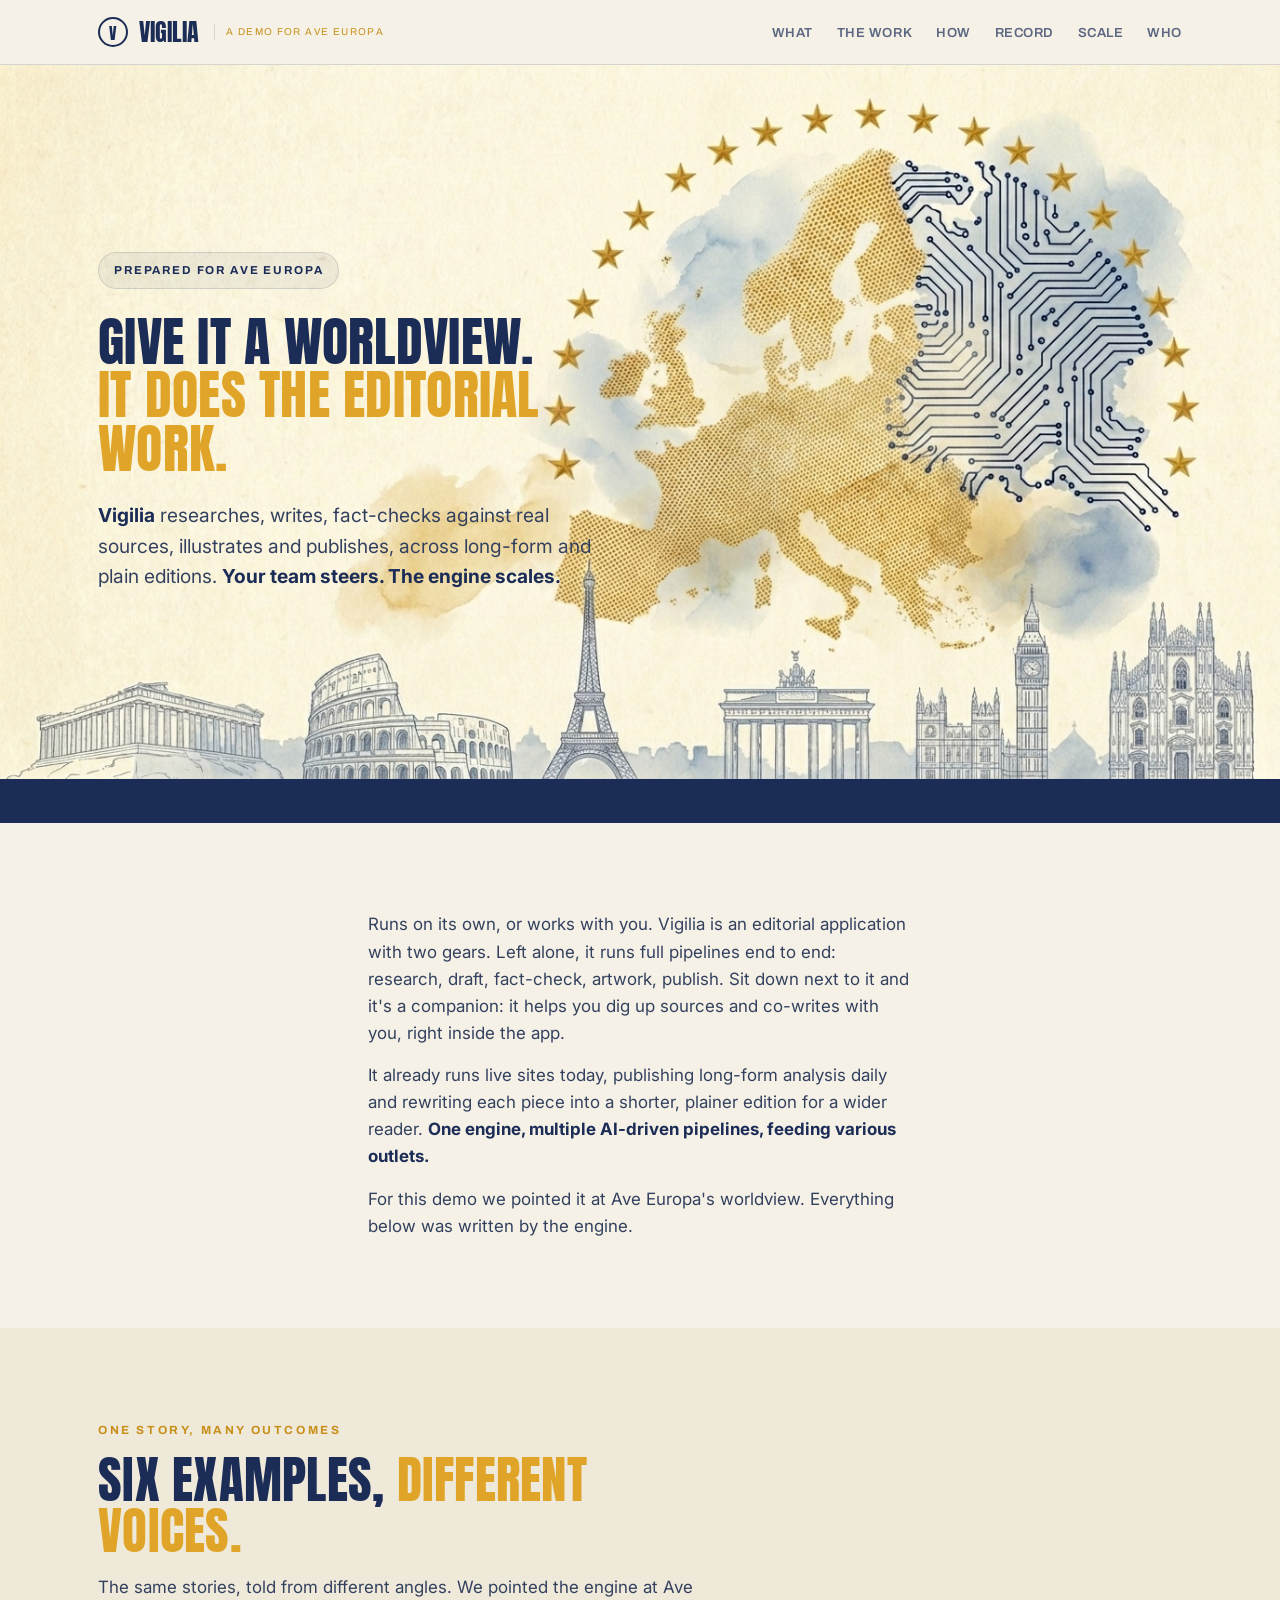
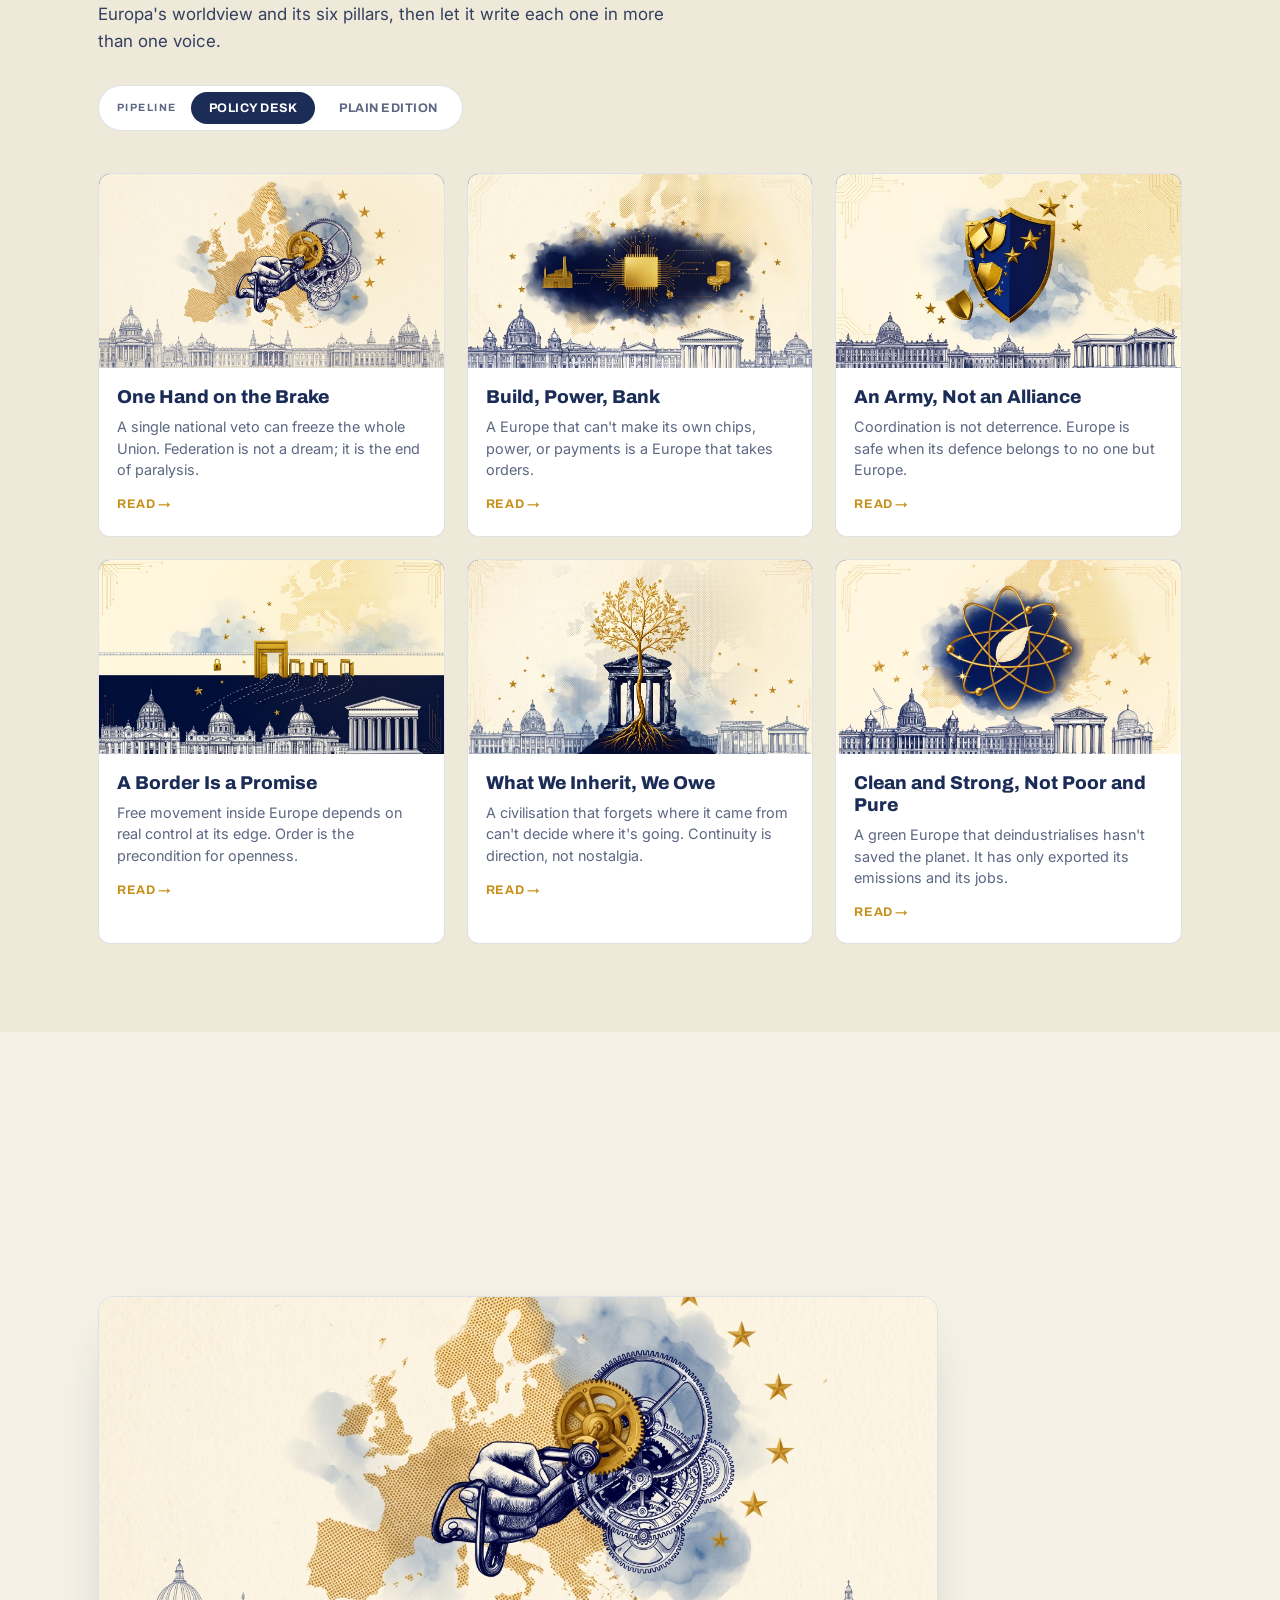
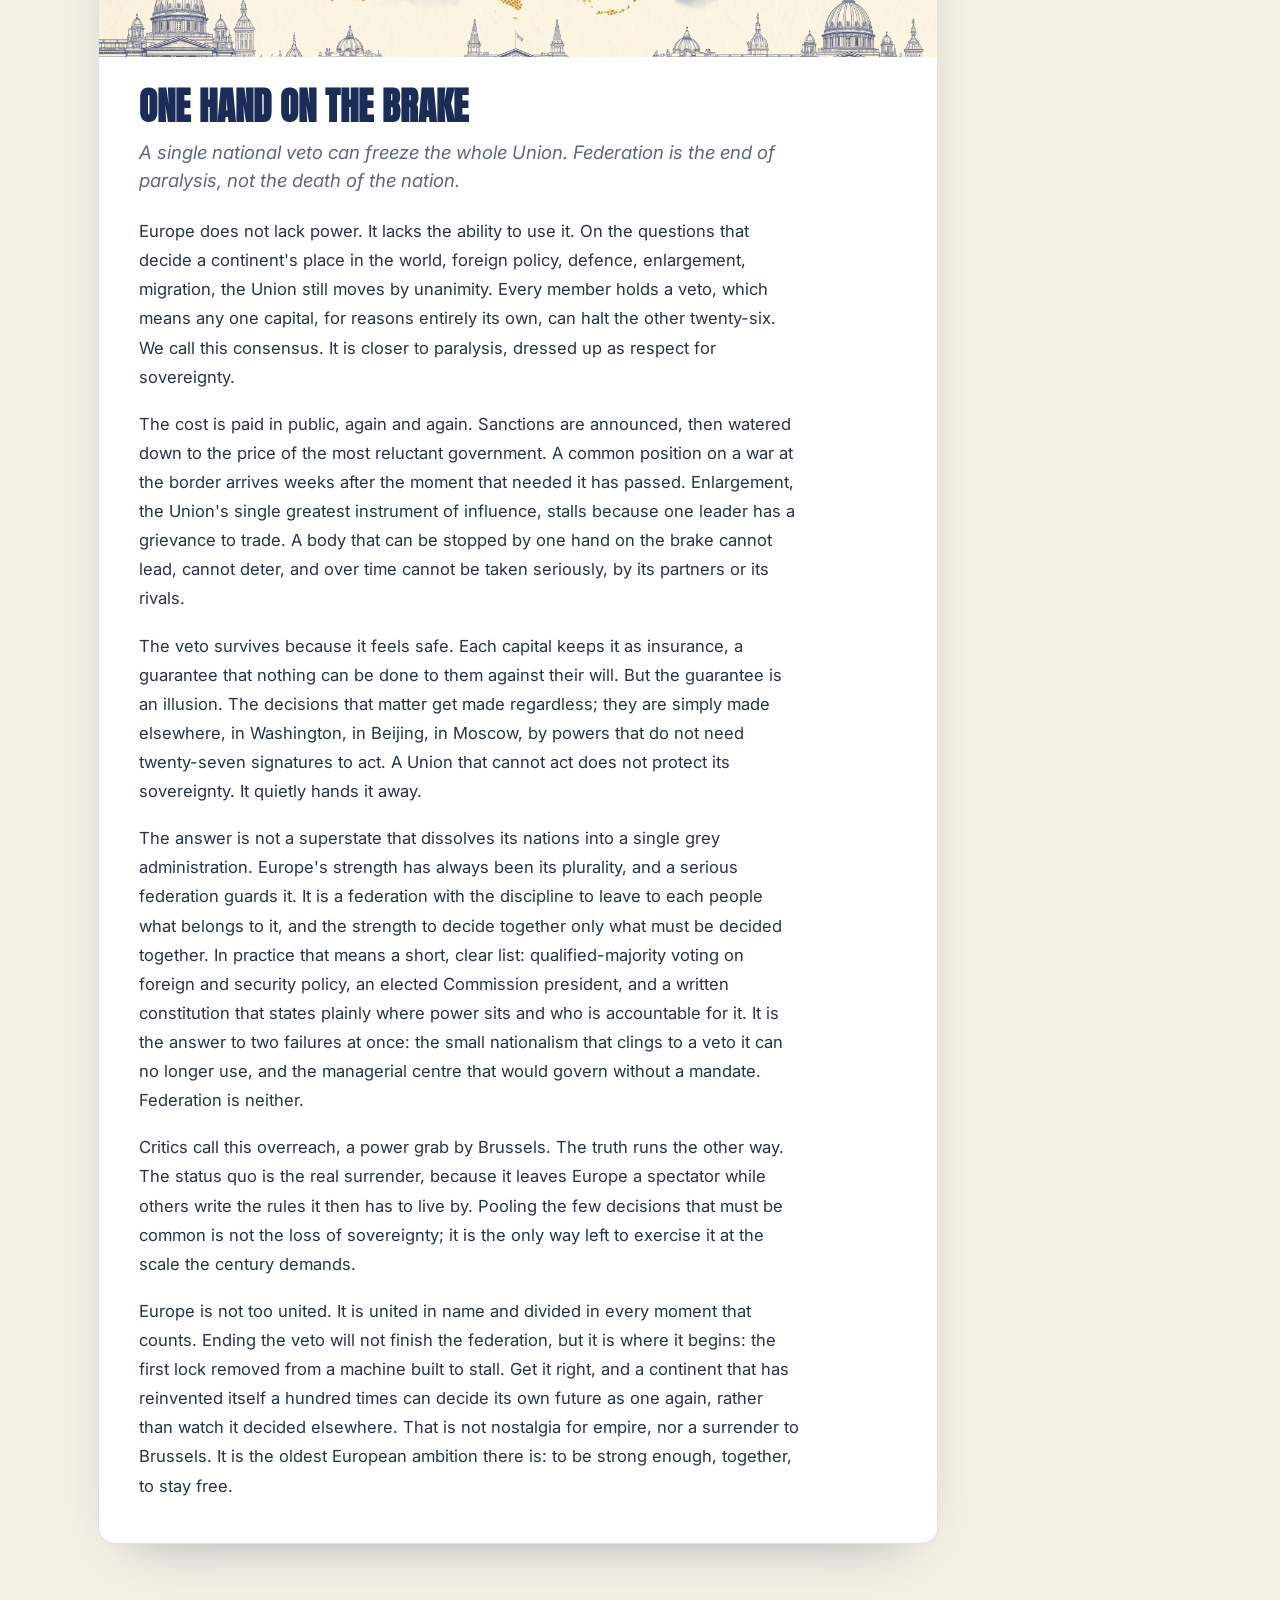
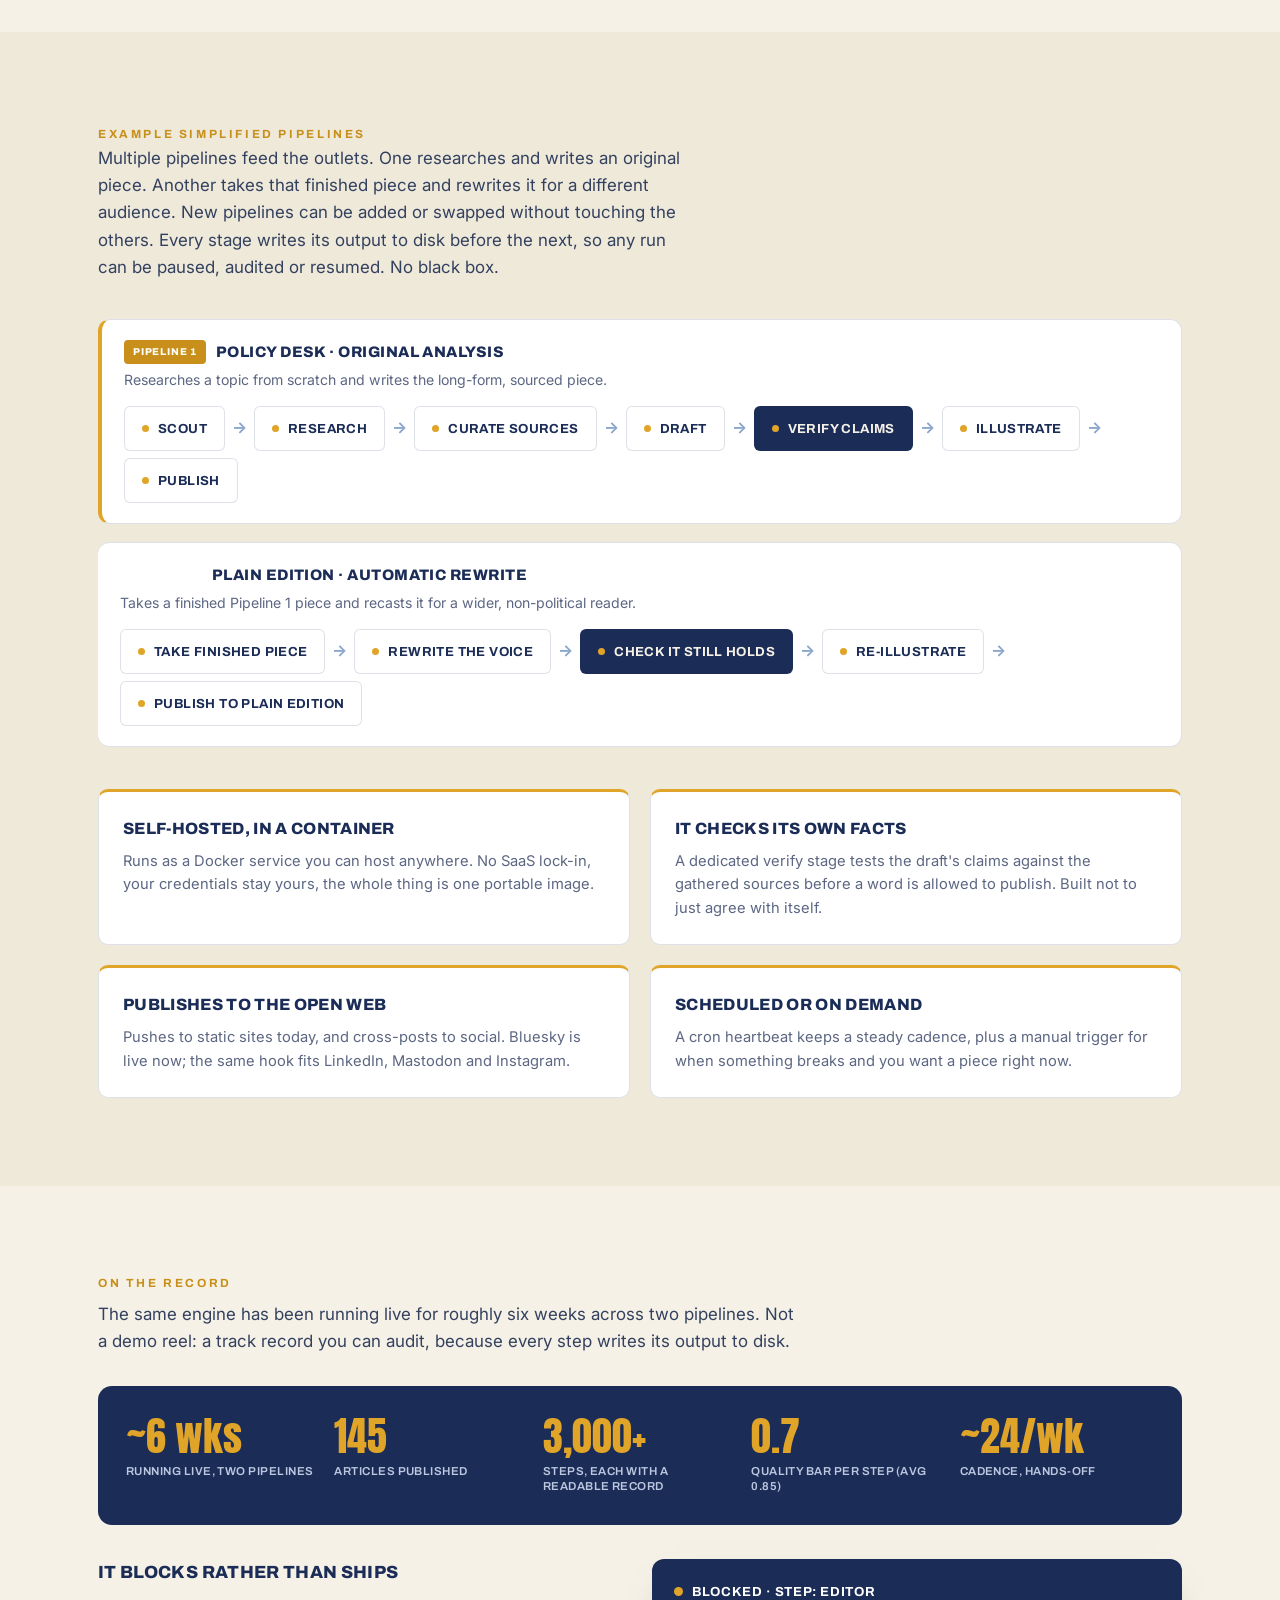
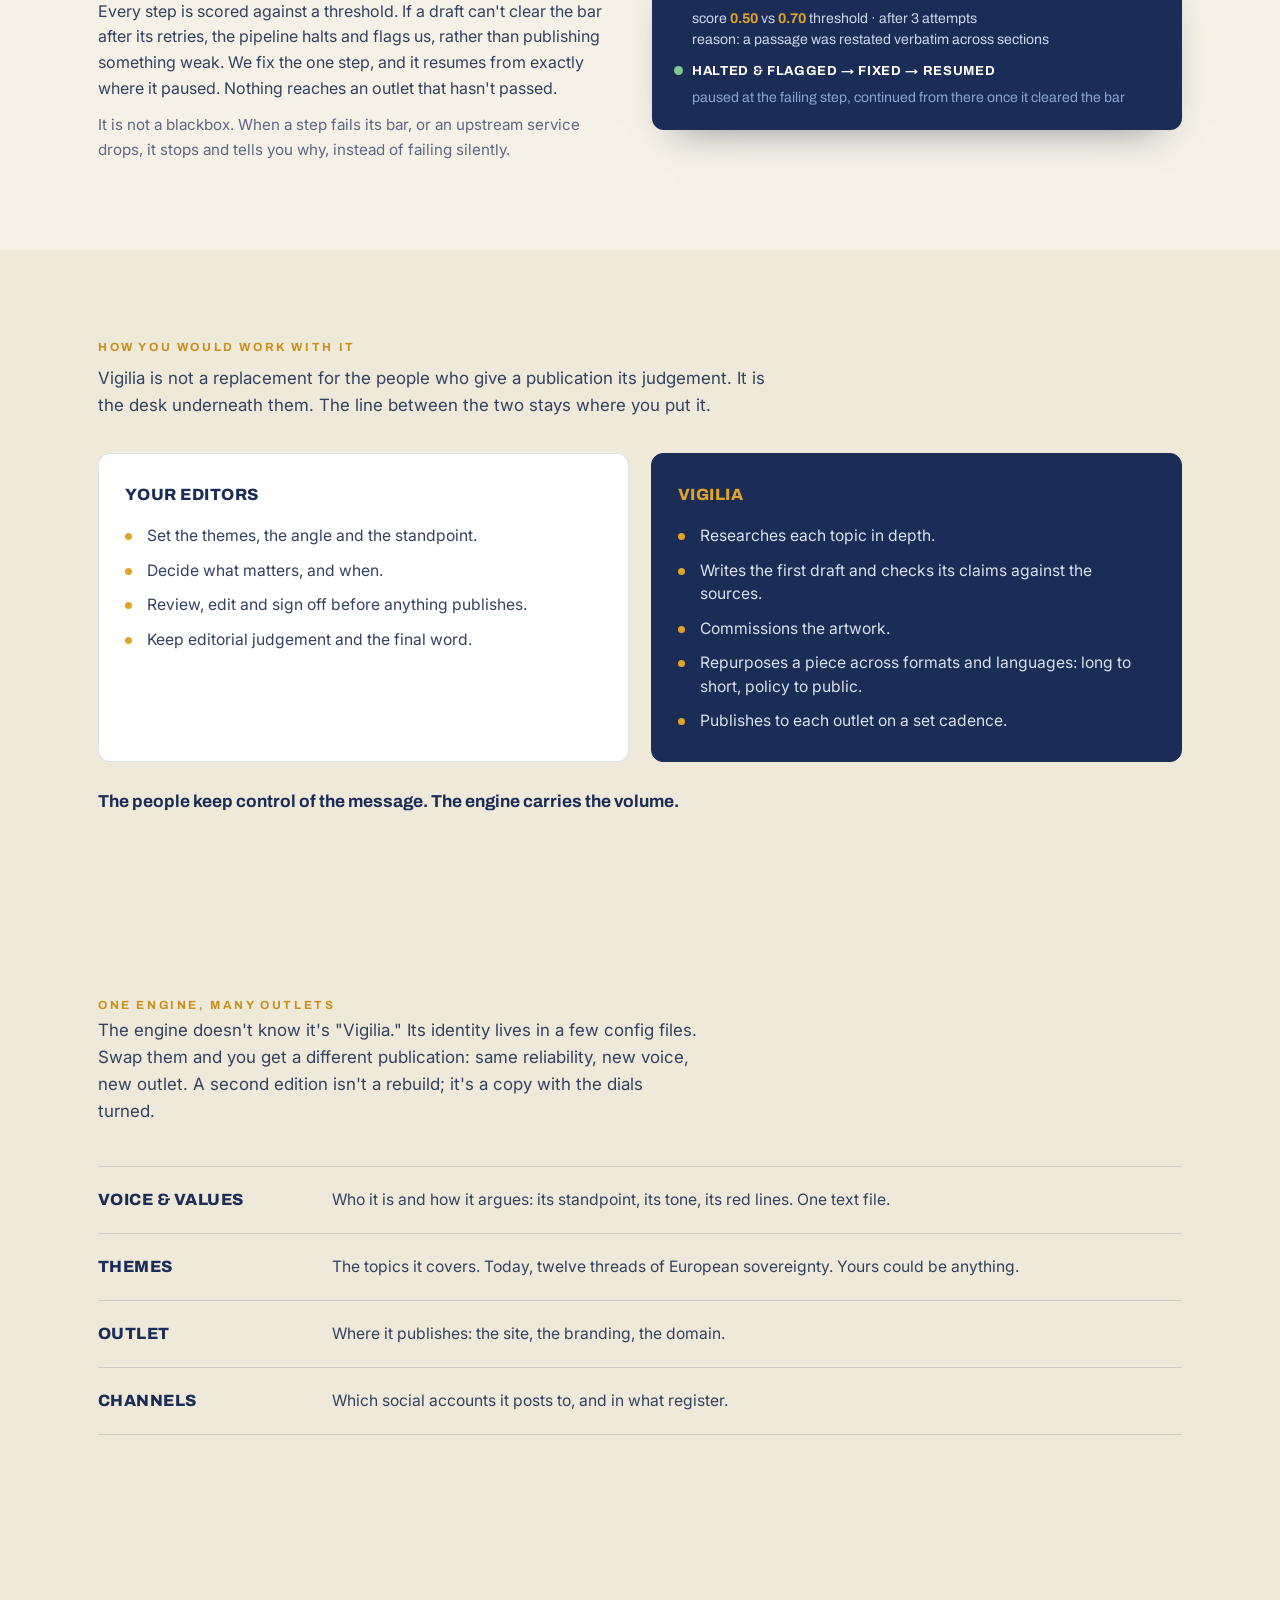
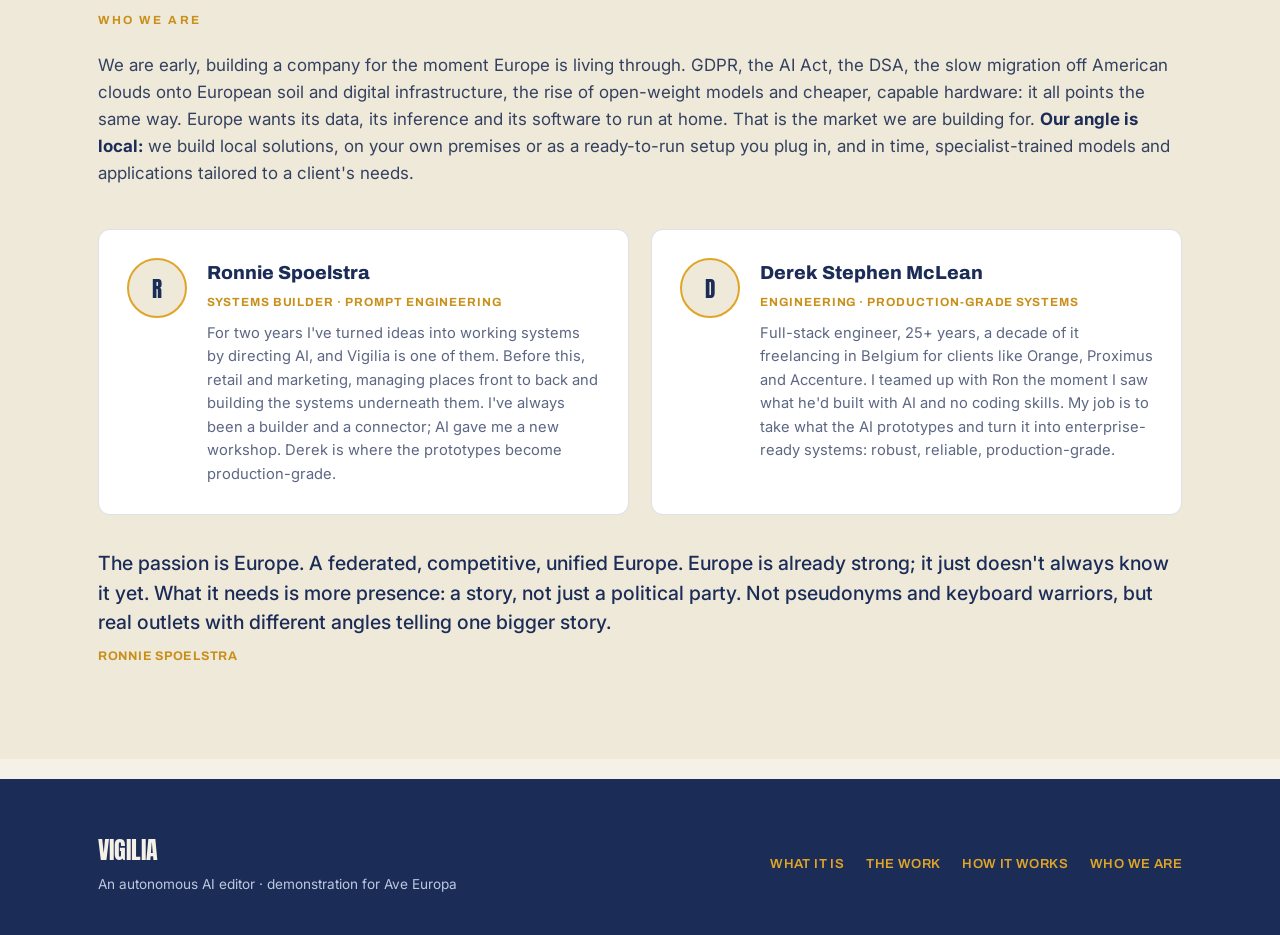
<file: index.html>
<!DOCTYPE html>
<html lang="en">
<head>
<meta charset="UTF-8" />
<meta name="viewport" content="width=device-width, initial-scale=1.0" />
<title>Vigilia · an AI editor that checks itself · for Ave Europa</title>
<meta name="description" content="Vigilia is an autonomous AI editor: it researches, verifies its facts against real sources, writes, illustrates and publishes, every day, without a hand on the wheel. A demonstration for Ave Europa." />
<meta property="og:type" content="website" />
<meta property="og:url" content="https://sp00ks3rv3r-dev.github.io/ave-europa/" />
<meta property="og:title" content="Vigilia · an autonomous editorial engine" />
<meta property="og:description" content="Give it a worldview. It researches, writes, fact-checks, illustrates and publishes across multiple outlets. A demonstration prepared for Ave Europa." />
<meta property="og:image" content="https://sp00ks3rv3r-dev.github.io/ave-europa/images/hero-2.jpeg" />
<meta name="twitter:card" content="summary_large_image" />
<meta name="twitter:title" content="Vigilia · an autonomous editorial engine" />
<meta name="twitter:description" content="Give it a worldview. It researches, writes, fact-checks, illustrates and publishes across multiple outlets." />
<meta name="twitter:image" content="https://sp00ks3rv3r-dev.github.io/ave-europa/images/hero-2.jpeg" />
<link rel="icon" type="image/svg+xml" href="data:image/svg+xml,%3Csvg%20xmlns='http://www.w3.org/2000/svg'%20viewBox='0%200%2032%2032'%3E%3Ccircle%20cx='16'%20cy='16'%20r='16'%20fill='%231b2c57'/%3E%3Ctext%20x='16'%20y='22'%20font-family='Arial'%20font-size='18'%20font-weight='bold'%20fill='%23e0a528'%20text-anchor='middle'%3EV%3C/text%3E%3C/svg%3E" />
<link rel="preconnect" href="https://fonts.googleapis.com">
<link rel="preconnect" href="https://fonts.gstatic.com" crossorigin>
<link href="https://fonts.googleapis.com/css2?family=Anton&family=Archivo:wght@500;600;700;800;900&family=Inter:wght@400;500;600;700&display=swap" rel="stylesheet">
<style>
  :root{
    --cream:#f5f1e6;
    --cream-2:#efe9da;
    --navy:#1b2c57;        /* Ave deep blue */
    --navy-2:#142244;
    --gold:#e0a528;        /* Ave gold */
    --gold-2:#c8901a;
    --wash:#8aa6cc;        /* watercolour blue */
    --ink:#1b2c57;
    --muted:#5d6783;
    --line:rgba(27,44,87,.14);
    --display:"Anton","Arial Narrow",Impact,sans-serif;
    --cond:"Archivo",-apple-system,"Segoe UI",sans-serif;
    --sans:"Inter",-apple-system,BlinkMacSystemFont,"Segoe UI",Roboto,Arial,sans-serif;
  }
  *{box-sizing:border-box;margin:0;padding:0}
  html{scroll-behavior:smooth}
  body{font-family:var(--sans);color:var(--ink);background:var(--cream);line-height:1.6;-webkit-font-smoothing:antialiased;overflow-x:hidden}
  a{color:inherit}
  .wrap{max-width:1140px;margin:0 auto;padding:0 28px}
  .muted{color:var(--muted)}
  .gold{color:var(--gold)}
  .eyebrow{font-family:var(--cond);font-weight:700;font-size:.74rem;letter-spacing:.22em;text-transform:uppercase;color:var(--gold-2)}
  .disp{font-family:var(--display);text-transform:uppercase;letter-spacing:.005em;font-weight:400;line-height:.95}

  /* star bullet */
  .star{display:inline-block;width:1em;height:1em;color:var(--gold)}

  /* ---------- top bar ---------- */
  header.bar{position:sticky;top:0;z-index:50;background:rgba(245,241,230,.9);backdrop-filter:blur(8px);border-bottom:1px solid var(--line)}
  .bar .wrap{display:flex;align-items:center;justify-content:space-between;height:64px}
  .brand{display:flex;align-items:center;gap:11px}
  .brand .mark{width:30px;height:30px;border-radius:50%;border:2px solid var(--navy);display:grid;place-items:center;color:var(--navy);font-family:var(--display);font-size:1rem;padding-top:2px}
  .brand .name{font-family:var(--display);font-size:1.5rem;color:var(--navy);line-height:1}
  .brand .for{font-family:var(--cond);font-size:.62rem;letter-spacing:.14em;text-transform:uppercase;color:var(--gold-2);border-left:1px solid var(--line);padding-left:11px;margin-left:4px}
  .bar nav{display:flex;gap:24px;font-family:var(--cond);font-weight:600;font-size:.82rem;letter-spacing:.04em;text-transform:uppercase}
  .bar nav a{color:var(--navy);opacity:.7;text-decoration:none}
  .bar nav a:hover{opacity:1;color:var(--gold-2)}
  @media(max-width:760px){.bar nav{display:none}}

  /* ---------- hero ---------- */
  .hero{position:relative;overflow:hidden;background:#f4eedd}
  .hero .heroimg{display:block;width:100%;max-width:1280px;margin:0 auto;height:auto}
  .hero .wrap{position:absolute;top:0;bottom:0;left:50%;transform:translateX(-50%);width:100%;max-width:1140px;padding:0 28px;z-index:3;display:flex;align-items:center}
  .hero .herotext{max-width:48%}
  .hero .kicker{display:inline-flex;align-items:center;gap:10px;font-family:var(--cond);font-weight:700;font-size:.72rem;letter-spacing:.16em;text-transform:uppercase;color:var(--navy);background:rgba(27,44,87,.06);border:1px solid var(--line);padding:8px 15px;border-radius:100px;margin-bottom:26px}
  .hero h1{font-family:var(--display);text-transform:uppercase;font-size:clamp(2rem,4.2vw,3.4rem);line-height:1.0;color:var(--navy);max-width:18ch;margin-bottom:6px}
  .hero h1 .hl{color:var(--gold);position:relative}
  .hero .sub{margin-top:24px;font-size:clamp(1.02rem,1.5vw,1.2rem);color:#33415f;font-weight:400}
  @media(max-width:880px){
    .hero .wrap{position:static;transform:none;left:auto;display:block;padding:46px 28px 12px}
    .hero .herotext{max-width:none}
  }
  .hero .sub b{font-weight:700;color:var(--navy)}
  .hero .cta{margin-top:36px;display:flex;gap:14px;flex-wrap:wrap}
  /* hero logo split */
  .herogrid{display:grid;grid-template-columns:300px 1fr;gap:50px;align-items:center}
  .herologo{background:var(--navy-2);border-radius:18px;padding:40px;display:grid;place-items:center;min-height:240px;box-shadow:0 18px 40px -22px rgba(20,34,68,.55)}
  .herologo img{width:200px;max-width:100%;height:auto;display:block}
  .herologo.noimg img{display:none}
  .herologo.noimg::after{content:"Drop the Ave logo at images/ave-europa-logo.png";color:#8aa6cc;font-family:var(--cond);font-weight:600;font-size:.78rem;text-align:center;line-height:1.5}
  @media(max-width:820px){
    .herogrid{grid-template-columns:1fr;gap:28px;justify-items:start}
    .herologo{width:100%;max-width:260px;min-height:auto;padding:30px}
    .hero .wrap{padding:50px 28px 84px}
  }
  @media(max-width:760px){section.block{padding:60px 0}}
  .btn{display:inline-flex;align-items:center;gap:9px;padding:14px 24px;border-radius:6px;font-family:var(--cond);font-weight:700;letter-spacing:.03em;text-transform:uppercase;font-size:.84rem;text-decoration:none;transition:transform .15s ease,box-shadow .15s ease}
  .btn:hover{transform:translateY(-2px)}
  .btn.primary{background:var(--navy);color:var(--cream);box-shadow:0 12px 28px -12px rgba(27,44,87,.6)}
  .btn.gold{background:var(--gold);color:var(--navy);box-shadow:0 12px 28px -12px rgba(224,165,40,.7)}

  /* hero decorative stars */
  .stars{position:absolute;top:90px;right:6%;z-index:2;width:min(40vw,420px);opacity:.9;pointer-events:none}
  @media(max-width:760px){.stars{opacity:.35;top:auto;bottom:120px;right:-10%}}
  /* skyline strip */
  .skyline{position:absolute;left:0;right:0;bottom:0;z-index:1;width:100%;height:140px;color:var(--navy);opacity:.13}
  .skyline svg{width:100%;height:100%}

  /* ---------- stat ribbon ---------- */
  .ribbon{background:var(--navy);color:var(--cream)}
  .ribbon .wrap{display:grid;grid-template-columns:repeat(5,1fr);gap:8px;padding:32px 28px}
  .stat .n{font-family:var(--display);font-size:clamp(2rem,4.4vw,3rem);color:var(--gold);line-height:1}
  .stat .l{font-family:var(--cond);font-weight:600;font-size:.74rem;letter-spacing:.05em;text-transform:uppercase;color:#bcc8e0;margin-top:8px}
  @media(max-width:760px){.ribbon .wrap{grid-template-columns:repeat(2,1fr);gap:24px 8px}}

  /* ---------- sections ---------- */
  section.block{padding:88px 0}
  .alt{background:var(--cream-2)}
  .lead{max-width:60ch}
  .lead h2{font-family:var(--display);text-transform:uppercase;font-size:clamp(2.1rem,4.4vw,3.2rem);line-height:.98;color:var(--navy);margin:14px 0 18px}
  .lead h2 .hl{color:var(--gold)}
  .lead p{font-size:1.06rem;color:#33415f}
  .lead p + p{margin-top:15px}
  .lead b{color:var(--navy)}
  /* what-it-is logo split */
  .whatgrid{display:grid;grid-template-columns:300px 1fr;gap:50px;align-items:start}
  .whatgrid .lead{max-width:62ch}
  .whatlogo img{width:100%;max-width:300px;border-radius:14px;display:block;box-shadow:0 18px 40px -22px rgba(20,34,68,.5)}
  @media(max-width:820px){
    .whatgrid{grid-template-columns:1fr;gap:30px}
    .whatlogo img{max-width:240px}
  }

  /* ---------- gallery ---------- */
  .grid{display:grid;grid-template-columns:repeat(3,1fr);gap:22px;margin-top:42px}
  @media(max-width:880px){.grid{grid-template-columns:repeat(2,1fr)}}
  @media(max-width:560px){.grid{grid-template-columns:1fr}}
  .card{background:#fff;border:1px solid var(--line);border-radius:12px;overflow:hidden;text-decoration:none;color:inherit;display:flex;flex-direction:column;transition:transform .18s ease,box-shadow .18s ease}
  .card:hover{transform:translateY(-4px);box-shadow:0 20px 42px -24px rgba(27,44,87,.55)}
  .card .ph{aspect-ratio:16/9;background:var(--navy) center/cover no-repeat;position:relative}
  .card .tag{position:absolute;left:12px;top:12px;background:var(--navy);color:var(--gold);font-family:var(--cond);font-size:.64rem;letter-spacing:.1em;text-transform:uppercase;font-weight:700;padding:5px 10px;border-radius:4px;border:1px solid rgba(224,165,40,.4)}
  .card .ph .num{position:absolute;right:16px;bottom:0;font-family:var(--display);font-size:4rem;line-height:1;color:rgba(224,165,40,.20)}
  .card .ph::after{content:"";position:absolute;inset:0;background:radial-gradient(circle at 78% 30%,rgba(224,165,40,.10),transparent 55%)}
  .card .body{padding:18px 18px 20px}
  .card h3{font-family:var(--cond);font-weight:800;font-size:1.16rem;line-height:1.2;margin-bottom:8px;color:var(--navy)}
  .card p{font-size:.9rem;color:var(--muted);line-height:1.5}
  .card .readlink{display:inline-block;margin-top:14px;font-family:var(--cond);font-weight:700;font-size:.78rem;letter-spacing:.05em;text-transform:uppercase;color:var(--gold-2)}
  .card:hover .readlink{color:var(--navy)}
  /* gallery mode switch */
  .modeswitch{display:inline-flex;align-items:center;gap:6px;margin-top:30px;background:#fff;border:1px solid var(--line);border-radius:100px;padding:6px}
  .modeswitch .ms-label{font-family:var(--cond);font-weight:700;font-size:.66rem;letter-spacing:.14em;text-transform:uppercase;color:var(--muted);padding:0 8px 0 12px}
  .ms-btn{border:none;background:none;cursor:pointer;padding:9px 18px;border-radius:100px;font-family:var(--cond);font-weight:700;font-size:.78rem;letter-spacing:.04em;text-transform:uppercase;color:var(--muted);transition:all .15s ease}
  .ms-btn.active{background:var(--navy);color:#fff}
  .ms-btn[data-mode="youth"].active{background:var(--blue);color:#fff}
  /* youth accent applied to cards when toggled */
  .grid.youth-mode .card .tag{background:var(--blue);color:#fff;border-color:rgba(255,255,255,.35)}
  .grid.youth-mode .card .readlink{color:var(--blue)}
  .grid.youth-mode .card .ph .num{color:rgba(43,95,179,.24)}
  .grid.youth-mode .card .ph::after{background:radial-gradient(circle at 78% 30%,rgba(43,95,179,.22),transparent 55%)}
  /* two-pipeline diagram */
  .pipes{margin-top:38px;display:grid;gap:18px}
  .prow{background:#fff;border:1px solid var(--line);border-radius:12px;padding:20px 22px}
  .prow.p1row{border-left:4px solid var(--gold)}
  .prow.p2row{border-left:4px solid var(--blue)}
  .prow .ptitle{font-family:var(--cond);font-weight:800;text-transform:uppercase;letter-spacing:.03em;font-size:.95rem;color:var(--navy);margin-bottom:5px;display:flex;align-items:center;gap:10px;flex-wrap:wrap}
  .prow .ptitle .pbadge{font-size:.62rem;letter-spacing:.08em;padding:4px 9px;border-radius:4px;color:#fff}
  .prow.p1row .pbadge{background:var(--gold-2)}
  .prow.p2row .pbadge{background:var(--blue)}
  .prow .pdesc{font-size:.88rem;color:var(--muted);margin-bottom:14px}
  .prow .pflow{display:flex;flex-wrap:wrap;gap:7px;align-items:center}

  /* ---------- voice swap ---------- */
  .swap{display:grid;grid-template-columns:1fr 1fr;margin-top:42px;border:1px solid var(--line);border-radius:14px;overflow:hidden}
  @media(max-width:760px){.swap{grid-template-columns:1fr}}
  .panel{padding:34px 30px}
  .panel.p1{background:var(--navy);color:#e7ecf7}
  .panel.p2{background:#fff}
  .panel .badge{display:inline-block;font-family:var(--cond);font-weight:700;font-size:.68rem;letter-spacing:.12em;text-transform:uppercase;padding:5px 11px;border-radius:4px;margin-bottom:16px}
  .panel.p1 .badge{background:var(--gold);color:var(--navy)}
  .panel.p2 .badge{background:var(--navy);color:var(--gold)}
  .panel h4{font-family:var(--cond);font-weight:800;font-size:1.3rem;line-height:1.15;margin-bottom:14px}
  .panel.p1 h4{color:#fff}
  .panel.p2 h4{color:var(--navy)}
  .panel .ex{font-size:.96rem;line-height:1.62}
  .panel.p2 .ex{color:#33415f}
  .swap-note{text-align:center;margin-top:18px;font-family:var(--cond);font-weight:600;font-size:.95rem;color:var(--muted)}
  .swap-note b{color:var(--navy)}

  /* ---------- pipeline + tech ---------- */
  .pipe{display:flex;flex-wrap:wrap;gap:9px;margin-top:38px;align-items:center}
  .step{display:flex;align-items:center;gap:9px;background:#fff;border:1px solid var(--line);border-radius:6px;padding:11px 17px;font-family:var(--cond);font-weight:700;font-size:.82rem;letter-spacing:.03em;text-transform:uppercase;color:var(--navy)}
  .step .dot{width:7px;height:7px;border-radius:50%;background:var(--gold)}
  .step.key{background:var(--navy);color:var(--cream)}
  .step.key .dot{background:var(--gold)}
  .arrow{color:var(--wash);font-weight:700}
  .techgrid{display:grid;grid-template-columns:repeat(2,1fr);gap:20px;margin-top:42px}
  @media(max-width:760px){.techgrid{grid-template-columns:1fr}}
  .tech{background:#fff;border:1px solid var(--line);border-radius:10px;padding:24px;border-top:3px solid var(--gold)}
  .tech h4{font-family:var(--cond);font-weight:800;font-size:1.02rem;margin-bottom:8px;color:var(--navy);text-transform:uppercase;letter-spacing:.02em}
  .tech p{font-size:.92rem;color:var(--muted)}
  /* roles / division of labour */
  .roles{display:grid;grid-template-columns:1fr 1fr;gap:22px}
  @media(max-width:760px){.roles{grid-template-columns:1fr}}
  .rolecol{background:#fff;border:1px solid var(--line);border-radius:12px;padding:28px 26px}
  .rolecol.vig{background:var(--navy);border-color:var(--navy)}
  .rolecol h3{font-family:var(--cond);font-weight:800;text-transform:uppercase;letter-spacing:.03em;font-size:1.02rem;margin-bottom:16px;color:var(--navy)}
  .rolecol.vig h3{color:var(--gold)}
  .rolecol ul{list-style:none;display:grid;gap:11px}
  .rolecol li{position:relative;padding-left:22px;font-size:.98rem;line-height:1.5;color:#33415f}
  .rolecol.vig li{color:#d9e2ec}
  .rolecol li::before{content:"";position:absolute;left:0;top:9px;width:7px;height:7px;border-radius:50%;background:var(--gold)}
  .rolesnote{margin-top:26px;font-family:var(--cond);font-weight:700;font-size:1.08rem;color:var(--navy)}
  /* on the record */
  .statband{display:grid;grid-template-columns:repeat(5,1fr);gap:14px;background:var(--navy);border-radius:14px;padding:30px 28px}
  @media(max-width:760px){.statband{grid-template-columns:repeat(2,1fr);gap:24px 14px}}
  .statband .n{font-family:var(--display);font-size:clamp(1.7rem,3.6vw,2.5rem);color:var(--gold);line-height:1}
  .statband .l{font-family:var(--cond);font-weight:600;font-size:.72rem;letter-spacing:.04em;text-transform:uppercase;color:#bcc8e0;margin-top:8px;line-height:1.35}
  .record-grid{display:grid;grid-template-columns:1fr 1fr;gap:24px;margin-top:34px;align-items:start}
  @media(max-width:760px){.record-grid{grid-template-columns:1fr}}
  .rec-copy h3{font-family:var(--cond);font-weight:800;text-transform:uppercase;letter-spacing:.02em;font-size:1.1rem;color:var(--navy);margin-bottom:12px}
  .rec-copy p{font-size:1rem;color:#33415f;line-height:1.6}
  .rec-copy p + p{margin-top:12px}
  .rec-copy .muted2{color:var(--muted);font-size:.95rem}
  .rec-log{background:var(--navy);border-radius:12px;padding:22px;box-shadow:0 18px 40px -24px rgba(20,34,68,.6);font-family:var(--cond)}
  .rec-log .logline{display:flex;align-items:center;gap:9px;font-weight:700;font-size:.82rem;letter-spacing:.05em;text-transform:uppercase;color:#fff;margin:10px 0 6px}
  .rec-log .logline:first-child{margin-top:0}
  .rec-log .logrow{font-size:.88rem;color:#cdd6ea;padding-left:18px;line-height:1.5}
  .rec-log .logrow b{color:var(--gold)}
  .rec-log .logrow.muted2{color:#8aa6cc}
  .dotr{width:9px;height:9px;border-radius:50%;display:inline-block;flex:none}
  .dotr.block{background:var(--gold)}
  .dotr.fix{background:#7ec98f}
  /* full example reader */
  .sm-toggle{display:inline-flex;align-items:center;gap:6px;margin-bottom:26px;background:#fff;border:1px solid var(--line);border-radius:100px;padding:6px}
  .sm-toggle .ms-label{font-family:var(--cond);font-weight:700;font-size:.66rem;letter-spacing:.14em;text-transform:uppercase;color:var(--muted);padding:0 8px 0 12px}
  .sm-btn{border:none;background:none;cursor:pointer;padding:9px 18px;border-radius:100px;font-family:var(--cond);font-weight:700;font-size:.78rem;letter-spacing:.04em;text-transform:uppercase;color:var(--muted);transition:all .15s ease}
  .sm-btn.active{background:var(--navy);color:#fff}
  .sm-btn[data-t="plain"].active{background:var(--blue);color:#fff}
  .reader{background:#fff;border:1px solid var(--line);border-radius:16px;overflow:hidden;max-width:840px;box-shadow:0 22px 55px -32px rgba(27,44,87,.45)}
  .reader .rimg{margin:0}
  .reader .rimg img{width:100%;display:block;max-height:360px;object-fit:cover}
  .reader .rtext{padding:32px 40px 42px}
  @media(max-width:600px){.reader .rtext{padding:26px 24px 32px}}
  .reader .rtitle{font-family:var(--display);text-transform:uppercase;font-size:clamp(1.6rem,3.2vw,2.3rem);line-height:1.0;color:var(--navy);margin-bottom:14px}
  .reader .rpane.plain .rtitle{font-family:var(--cond);font-weight:800;text-transform:none;letter-spacing:-.01em}
  .reader .rstand{font-size:1.16rem;line-height:1.5;color:var(--muted);font-style:italic;margin-bottom:22px;max-width:54ch}
  .reader .rbody p{font-size:1.04rem;line-height:1.75;color:#27324d;max-width:66ch}
  .reader .rbody p + p{margin-top:18px}
  .reader .rpane.plain .rstand{font-style:normal}

  /* ---------- scalability ---------- */
  .scale-rows{margin-top:40px;border-top:1px solid var(--line)}
  .srow{display:grid;grid-template-columns:210px 1fr;gap:24px;padding:20px 0;border-bottom:1px solid var(--line);align-items:baseline}
  @media(max-width:640px){.srow{grid-template-columns:1fr;gap:5px}}
  .srow .k{font-family:var(--cond);font-weight:800;text-transform:uppercase;letter-spacing:.03em;font-size:1.02rem;color:var(--navy)}
  .srow .v{color:#33415f;font-size:.98rem}
  .imagine{margin-top:46px;background:var(--navy);color:var(--cream);border-radius:14px;padding:48px 42px;position:relative;overflow:hidden}
  .imagine .stars2{position:absolute;right:30px;top:28px;opacity:.5}
  .imagine .eyebrow{color:var(--gold)}
  .imagine h3{font-family:var(--display);text-transform:uppercase;font-size:clamp(1.7rem,3.4vw,2.5rem);line-height:.98;margin:12px 0 16px;max-width:20ch;position:relative;z-index:2}
  .imagine h3 .hl{color:var(--gold)}
  .imagine p{color:#cdd6ea;max-width:62ch;position:relative;z-index:2;font-size:1.04rem}

  /* ---------- team ---------- */
  .team{display:grid;grid-template-columns:1fr 1fr;gap:22px;margin-top:42px}
  @media(max-width:680px){.team{grid-template-columns:1fr}}
  .member{background:#fff;border:1px solid var(--line);border-radius:12px;padding:28px;display:flex;gap:20px;align-items:flex-start}
  .member .av{flex:0 0 60px;width:60px;height:60px;border-radius:50%;background:var(--cream-2);border:2px solid var(--gold);display:grid;place-items:center;font-family:var(--display);color:var(--navy);font-size:1.3rem;padding-top:3px}
  .member h4{font-family:var(--cond);font-weight:800;font-size:1.18rem;color:var(--navy)}
  .member .role{font-family:var(--cond);font-weight:700;font-size:.74rem;letter-spacing:.08em;text-transform:uppercase;color:var(--gold-2);margin:4px 0 10px}
  .member p{font-size:.92rem;color:var(--muted)}
  .member .langs{margin-top:12px;display:flex;flex-wrap:wrap;gap:6px}
  .member .langs span{font-family:var(--cond);font-weight:700;font-size:.62rem;letter-spacing:.08em;text-transform:uppercase;color:var(--gold-2);background:rgba(224,165,40,.12);border:1px solid rgba(224,165,40,.32);padding:3px 8px;border-radius:4px;cursor:default}
  .todo{outline:2px dashed var(--gold-2);outline-offset:4px;background:rgba(224,165,40,.08)}
  .todo-tag{display:inline-block;font-family:var(--cond);font-size:.64rem;font-weight:700;letter-spacing:.08em;text-transform:uppercase;color:#8a6d12;background:rgba(224,165,40,.28);padding:2px 8px;border-radius:4px;margin-bottom:8px}

  .vision{margin-top:46px;max-width:64ch}
  .vision h3{font-family:var(--cond);font-weight:800;text-transform:uppercase;letter-spacing:.02em;font-size:1.4rem;color:var(--navy);margin-bottom:14px}
  .vision p{color:#33415f;font-size:1.05rem}
  .vision p + p{margin-top:14px}
  .vision b{color:var(--navy)}
  .drive{margin:30px 0 0;padding:4px 0;max-width:none}
  .drive p{font-size:1.22rem;line-height:1.5;color:var(--navy);font-weight:500}
  .drive cite{display:block;margin-top:10px;font-family:var(--cond);font-weight:700;font-size:.78rem;letter-spacing:.06em;text-transform:uppercase;color:var(--gold-2);font-style:normal}

  /* ---------- footer ---------- */
  footer{background:var(--navy);color:#bcc8e0;padding:52px 0 40px;margin-top:20px}
  footer .wrap{display:flex;justify-content:space-between;flex-wrap:wrap;gap:20px;align-items:center}
  footer a{color:var(--gold);text-decoration:none}
  footer .links{display:flex;gap:22px;font-family:var(--cond);font-weight:600;font-size:.82rem;text-transform:uppercase;letter-spacing:.03em;flex-wrap:wrap}
  footer .name{font-family:var(--display);font-size:1.5rem;color:var(--cream)}

  .reveal{opacity:0;transform:translateY(22px);transition:opacity .7s ease,transform .7s ease}
  .reveal.in{opacity:1;transform:none}
</style>
</head>
<body>

<header class="bar">
  <div class="wrap">
    <div class="brand">
      <span class="mark">V</span>
      <span class="name">VIGILIA</span>
      <span class="for">A demo for Ave Europa</span>
    </div>
    <nav>
      <a href="#what">What</a>
      <a href="#proof">The work</a>
      <a href="#how">How</a>
      <a href="#record">Record</a>
      <a href="#scale">Scale</a>
      <a href="#team">Who</a>
    </nav>
  </div>
</header>

<!-- HERO -->
<section class="hero">
  <div class="wrap">
    <div class="herotext">
      <span class="kicker">Prepared for Ave Europa</span>
      <h1 class="disp">Give it a worldview.<br><span class="hl">It does the editorial work.</span></h1>
      <p class="sub"><b>Vigilia</b> researches, writes, fact-checks against real sources, illustrates and publishes, across long-form and plain editions. <b>Your team steers. The engine scales.</b></p>
    </div>
  </div>
  <img class="heroimg" src="images/hero-2.jpeg" alt="Europe, from cultural heritage to digital infrastructure">
</section>

<!-- STAT RIBBON -->
<div class="ribbon">
  <div class="wrap" style="padding:22px 28px"></div>
</div>

<!-- WHAT -->
<section class="block" id="what">
  <div class="wrap lead reveal">
    <p>Runs on its own, or works with you. Vigilia is an editorial application with two gears. Left alone, it runs full pipelines end to end: research, draft, fact-check, artwork, publish. Sit down next to it and it's a companion: it helps you dig up sources and co-writes with you, right inside the app.</p>
    <p>It already runs live sites today, publishing long-form analysis daily and rewriting each piece into a shorter, plainer edition for a wider reader. <b>One engine, multiple AI-driven pipelines, feeding various outlets.</b></p>
    <p>For this demo we pointed it at Ave Europa's worldview. Everything below was written by the engine.</p>
  </div>
</section>

<!-- PROOF -->
<section class="block alt" id="proof">
  <div class="wrap">
    <div class="lead reveal">
      <span class="eyebrow">One story, many outcomes</span>
      <h2 class="disp">Six examples, <span class="hl">different voices.</span></h2>
      <p>The same stories, told from different angles. We pointed the engine at Ave Europa's worldview and its six pillars, then let it write each one in more than one voice.</p>
    </div>
    <div class="modeswitch reveal">
      <span class="ms-label">Pipeline</span>
      <button class="ms-btn active" data-mode="policy" type="button">Policy desk</button>
      <button class="ms-btn" data-mode="youth" type="button">Plain edition</button>
    </div>
    <div class="grid" id="gallery">
      <a class="card reveal" href="articles/one-hand-on-the-brake.html"
         data-p-href="articles/one-hand-on-the-brake.html" data-y-href="articles/one-hand-on-the-brake-youth.html"
         data-p-img="images/p1/one-hand-on-the-brake.jpeg" data-y-img="images/P2/one-hand-on-the-brake-youth.png"
         data-p-title="One Hand on the Brake" data-y-title="How one country can freeze the whole of Europe"
         data-p-sum="A single national veto can freeze the whole Union. Federation is not a dream; it is the end of paralysis."
         data-y-sum="One stubborn government can stop the other twenty-six. Here's why it quietly decides your future.">
        <div class="ph" style="background-image:url('images/p1/one-hand-on-the-brake.jpeg')"></div>
        <div class="body"><h3>One Hand on the Brake</h3><p>A single national veto can freeze the whole Union. Federation is not a dream; it is the end of paralysis.</p><span class="readlink">Read →</span></div>
      </a>
      <a class="card reveal" href="articles/build-power-bank.html"
         data-p-href="articles/build-power-bank.html" data-y-href="articles/build-power-bank-youth.html"
         data-p-img="images/p1/build-power-bank.jpeg" data-y-img="images/P2/build-power-bank-youth.png"
         data-p-title="Build, Power, Bank" data-y-title="Why Europe can't make its own phone chips"
         data-p-sum="A Europe that can't make its own chips, power, or payments is a Europe that takes orders."
         data-y-sum="The most advanced tech you use isn't built here. That's not a tech problem; it's a power problem.">
        <div class="ph" style="background-image:url('images/p1/build-power-bank.jpeg')"></div>
        <div class="body"><h3>Build, Power, Bank</h3><p>A Europe that can't make its own chips, power, or payments is a Europe that takes orders.</p><span class="readlink">Read →</span></div>
      </a>
      <a class="card reveal" href="articles/an-army-not-an-alliance.html"
         data-p-href="articles/an-army-not-an-alliance.html" data-y-href="articles/an-army-not-an-alliance-youth.html"
         data-p-img="images/p1/an-army-not-an-alliance.png" data-y-img="images/P2/an-army-not-an-alliance-youth.png"
         data-p-title="An Army, Not an Alliance" data-y-title="Why Europe still waits for America to defend it"
         data-p-sum="Coordination is not deterrence. Europe is safe when its defence belongs to no one but Europe."
         data-y-sum="When war came back in 2022, Europe found out its safety wasn't really in its own hands.">
        <div class="ph" style="background-image:url('images/p1/an-army-not-an-alliance.png')"></div>
        <div class="body"><h3>An Army, Not an Alliance</h3><p>Coordination is not deterrence. Europe is safe when its defence belongs to no one but Europe.</p><span class="readlink">Read →</span></div>
      </a>
      <a class="card reveal" href="articles/a-border-is-a-promise.html"
         data-p-href="articles/a-border-is-a-promise.html" data-y-href="articles/a-border-is-a-promise-youth.html"
         data-p-img="images/p1/a-border-is-a-promise.png" data-y-img="images/P2/a-border-is-a-promise-youth.png"
         data-p-title="A Border Is a Promise" data-y-title="Why open borders need a strong front door"
         data-p-sum="Free movement inside Europe depends on real control at its edge. Order is the precondition for openness."
         data-y-sum="Travelling Europe without stopping is amazing. It only works if the outer edge is actually controlled.">
        <div class="ph" style="background-image:url('images/p1/a-border-is-a-promise.png')"></div>
        <div class="body"><h3>A Border Is a Promise</h3><p>Free movement inside Europe depends on real control at its edge. Order is the precondition for openness.</p><span class="readlink">Read →</span></div>
      </a>
      <a class="card reveal" href="articles/what-we-inherit-we-owe.html"
         data-p-href="articles/what-we-inherit-we-owe.html" data-y-href="articles/what-we-inherit-we-owe-youth.html"
         data-p-img="images/p1/what-we-inherit-we-owe.jpeg" data-y-img="images/P2/what-we-inherit-we-owe-youth.png"
         data-p-title="What We Inherit, We Owe" data-y-title="Why your grandparents' language still matters"
         data-p-sum="A civilisation that forgets where it came from can't decide where it's going. Continuity is direction, not nostalgia."
         data-y-sum="You belong to your town, your country and Europe at once. None of them cancel the others out.">
        <div class="ph" style="background-image:url('images/p1/what-we-inherit-we-owe.jpeg')"></div>
        <div class="body"><h3>What We Inherit, We Owe</h3><p>A civilisation that forgets where it came from can't decide where it's going. Continuity is direction, not nostalgia.</p><span class="readlink">Read →</span></div>
      </a>
      <a class="card reveal" href="articles/clean-and-strong.html"
         data-p-href="articles/clean-and-strong.html" data-y-href="articles/clean-and-strong-youth.html"
         data-p-img="images/p1/clean-and-strong.png" data-y-img="images/P2/clean-and-strong-youth.png"
         data-p-title="Clean and Strong, Not Poor and Pure" data-y-title="Why nuclear might actually be the green choice"
         data-p-sum="A green Europe that deindustrialises hasn't saved the planet. It has only exported its emissions and its jobs."
         data-y-sum="Shutting factories to &quot;go green&quot; can just move the pollution elsewhere. There's a smarter way.">
        <div class="ph" style="background-image:url('images/p1/clean-and-strong.png')"></div>
        <div class="body"><h3>Clean and Strong, Not Poor and Pure</h3><p>A green Europe that deindustrialises hasn't saved the planet. It has only exported its emissions and its jobs.</p><span class="readlink">Read →</span></div>
      </a>
    </div>
  </div>
</section>

<!-- FULL EXAMPLE -->
<section class="block" id="sample">
  <div class="wrap">
    <span class="eyebrow reveal" style="display:block;margin-bottom:8px">A full example</span>
    <p class="reveal" style="max-width:64ch;color:#33415f;font-size:1.06rem;margin-bottom:22px">Not a blurb. Here is one piece in full, in both editions the engine produces from a single argument. Switch between them.</p>
    <div class="sm-toggle reveal">
      <span class="ms-label">Read it as</span>
      <button class="sm-btn active" data-t="policy" type="button">Policy desk</button>
      <button class="sm-btn" data-t="plain" type="button">Plain edition</button>
    </div>
    <article class="reader reveal" id="reader">
      <div class="rpane" data-pane="policy">
        <figure class="rimg"><img src="images/p1/one-hand-on-the-brake.jpeg" alt="One Hand on the Brake"></figure>
        <div class="rtext">
          <h3 class="rtitle">One Hand on the Brake</h3>
          <p class="rstand">A single national veto can freeze the whole Union. Federation is the end of paralysis, not the death of the nation.</p>
          <div class="rbody">
            <p>Europe does not lack power. It lacks the ability to use it. On the questions that decide a continent's place in the world, foreign policy, defence, enlargement, migration, the Union still moves by unanimity. Every member holds a veto, which means any one capital, for reasons entirely its own, can halt the other twenty-six. We call this consensus. It is closer to paralysis, dressed up as respect for sovereignty.</p>
            <p>The cost is paid in public, again and again. Sanctions are announced, then watered down to the price of the most reluctant government. A common position on a war at the border arrives weeks after the moment that needed it has passed. Enlargement, the Union's single greatest instrument of influence, stalls because one leader has a grievance to trade. A body that can be stopped by one hand on the brake cannot lead, cannot deter, and over time cannot be taken seriously, by its partners or its rivals.</p>
            <p>The veto survives because it feels safe. Each capital keeps it as insurance, a guarantee that nothing can be done to them against their will. But the guarantee is an illusion. The decisions that matter get made regardless; they are simply made elsewhere, in Washington, in Beijing, in Moscow, by powers that do not need twenty-seven signatures to act. A Union that cannot act does not protect its sovereignty. It quietly hands it away.</p>
            <p>The answer is not a superstate that dissolves its nations into a single grey administration. Europe's strength has always been its plurality, and a serious federation guards it. It is a federation with the discipline to leave to each people what belongs to it, and the strength to decide together only what must be decided together. In practice that means a short, clear list: qualified-majority voting on foreign and security policy, an elected Commission president, and a written constitution that states plainly where power sits and who is accountable for it. It is the answer to two failures at once: the small nationalism that clings to a veto it can no longer use, and the managerial centre that would govern without a mandate. Federation is neither.</p>
            <p>Critics call this overreach, a power grab by Brussels. The truth runs the other way. The status quo is the real surrender, because it leaves Europe a spectator while others write the rules it then has to live by. Pooling the few decisions that must be common is not the loss of sovereignty; it is the only way left to exercise it at the scale the century demands.</p>
            <p>Europe is not too united. It is united in name and divided in every moment that counts. Ending the veto will not finish the federation, but it is where it begins: the first lock removed from a machine built to stall. Get it right, and a continent that has reinvented itself a hundred times can decide its own future as one again, rather than watch it decided elsewhere. That is not nostalgia for empire, nor a surrender to Brussels. It is the oldest European ambition there is: to be strong enough, together, to stay free.</p>
          </div>
        </div>
      </div>
      <div class="rpane plain" data-pane="plain" hidden>
        <figure class="rimg"><img src="images/P2/one-hand-on-the-brake-youth.png" alt="How one country can freeze the whole of Europe"></figure>
        <div class="rtext">
          <h3 class="rtitle">How one country can freeze the whole of Europe</h3>
          <p class="rstand">One stubborn government can stop the other twenty-six. Here's why that quietly decides your future.</p>
          <div class="rbody">
            <p>Imagine twenty-seven friends trying to agree on where to eat, with one rule: everyone has to say yes. One person holds out, and nobody eats. That is roughly how Europe makes some of its most important decisions, the ones about foreign policy, defence and migration. Every country gets a veto. So any single government can block all the others, for whatever reason it likes.</p>
            <p>It sounds fair. In practice it makes Europe slow exactly when the world is moving fast. While everyone waits for the last holdout to come around, the moment passes. Sanctions get watered down to whatever the most reluctant government will accept. A response to a war on the doorstep arrives weeks too late. And the really big calls about Europe's future end up being made somewhere else entirely: in Washington, in Beijing, in Moscow, by people who don't need twenty-seven signatures to act.</p>
            <p>Every country keeps its veto because it feels like protection, a guarantee that nothing can be forced on it. But that protection is mostly an illusion. The decisions still happen. They just happen without Europe in the room. "Sovereignty" you can never actually use isn't really sovereignty; it's a nice word printed on a machine that won't start.</p>
            <p>The fix isn't some giant super-state that swallows your country and flattens everything into one grey blur. The opposite, actually. The idea is to leave everything local to the people it belongs to, and only decide together the handful of things that have to be decided together, like whether Europe responds as one to a crisis. For those, let a strong majority decide instead of letting one hand pull the emergency brake.</p>
            <p>Why does this matter to you? Because the slow, stuck version isn't the safe version. In a fast world, slow is just a quiet way of losing, of watching decisions about your security, your economy and your future get made by bigger players while Europe argues with itself.</p>
            <p>Europe doesn't need to become one country. It needs to stop freezing itself every time one government says no.</p>
          </div>
        </div>
      </div>
    </article>
  </div>
</section>

<!-- HOW -->
<section class="block alt" id="how">
  <div class="wrap">
    <div class="lead reveal">
      <span class="eyebrow">Example simplified pipelines</span>
      <p>Multiple pipelines feed the outlets. One researches and writes an original piece. Another takes that finished piece and rewrites it for a different audience. New pipelines can be added or swapped without touching the others. Every stage writes its output to disk before the next, so any run can be paused, audited or resumed. No black box.</p>
    </div>
    <div class="pipes reveal">
      <div class="prow p1row">
        <div class="ptitle"><span class="pbadge">Pipeline 1</span> Policy desk · original analysis</div>
        <div class="pdesc">Researches a topic from scratch and writes the long-form, sourced piece.</div>
        <div class="pflow">
          <div class="step"><span class="dot"></span>Scout</div><span class="arrow">→</span>
          <div class="step"><span class="dot"></span>Research</div><span class="arrow">→</span>
          <div class="step"><span class="dot"></span>Curate sources</div><span class="arrow">→</span>
          <div class="step"><span class="dot"></span>Draft</div><span class="arrow">→</span>
          <div class="step key"><span class="dot"></span>Verify claims</div><span class="arrow">→</span>
          <div class="step"><span class="dot"></span>Illustrate</div><span class="arrow">→</span>
          <div class="step"><span class="dot"></span>Publish</div>
        </div>
      </div>
      <div class="prow p2row">
        <div class="ptitle"><span class="pbadge">Pipeline 2</span> Plain edition · automatic rewrite</div>
        <div class="pdesc">Takes a finished Pipeline 1 piece and recasts it for a wider, non-political reader.</div>
        <div class="pflow">
          <div class="step"><span class="dot"></span>Take finished piece</div><span class="arrow">→</span>
          <div class="step"><span class="dot"></span>Rewrite the voice</div><span class="arrow">→</span>
          <div class="step key"><span class="dot"></span>Check it still holds</div><span class="arrow">→</span>
          <div class="step"><span class="dot"></span>Re-illustrate</div><span class="arrow">→</span>
          <div class="step"><span class="dot"></span>Publish to plain edition</div>
        </div>
      </div>
    </div>
    <div class="techgrid">
      <div class="tech reveal"><h4>Self-hosted, in a container</h4><p>Runs as a Docker service you can host anywhere. No SaaS lock-in, your credentials stay yours, the whole thing is one portable image.</p></div>
      <div class="tech reveal"><h4>It checks its own facts</h4><p>A dedicated verify stage tests the draft's claims against the gathered sources before a word is allowed to publish. Built not to just agree with itself.</p></div>
      <div class="tech reveal"><h4>Publishes to the open web</h4><p>Pushes to static sites today, and cross-posts to social. Bluesky is live now; the same hook fits LinkedIn, Mastodon and Instagram.</p></div>
      <div class="tech reveal"><h4>Scheduled or on demand</h4><p>A cron heartbeat keeps a steady cadence, plus a manual trigger for when something breaks and you want a piece right now.</p></div>
    </div>
  </div>
</section>

<!-- ON THE RECORD -->
<section class="block" id="record">
  <div class="wrap">
    <span class="eyebrow reveal" style="display:block;margin-bottom:8px">On the record</span>
    <p class="reveal" style="max-width:64ch;color:#33415f;font-size:1.06rem;margin-bottom:30px">The same engine has been running live for roughly six weeks across two pipelines. Not a demo reel: a track record you can audit, because every step writes its output to disk.</p>
    <div class="statband reveal">
      <div class="st"><div class="n">~6 wks</div><div class="l">Running live, two pipelines</div></div>
      <div class="st"><div class="n">145</div><div class="l">Articles published</div></div>
      <div class="st"><div class="n">3,000+</div><div class="l">Steps, each with a readable record</div></div>
      <div class="st"><div class="n">0.7</div><div class="l">Quality bar per step (avg 0.85)</div></div>
      <div class="st"><div class="n">~24/wk</div><div class="l">Cadence, hands-off</div></div>
    </div>
    <div class="record-grid reveal">
      <div class="rec-copy">
        <h3>It blocks rather than ships</h3>
        <p>Every step is scored against a threshold. If a draft can't clear the bar after its retries, the pipeline halts and flags us, rather than publishing something weak. We fix the one step, and it resumes from exactly where it paused. Nothing reaches an outlet that hasn't passed.</p>
        <p class="muted2">It is not a blackbox. When a step fails its bar, or an upstream service drops, it stops and tells you why, instead of failing silently.</p>
      </div>
      <div class="rec-log" aria-label="example of a blocked and resumed run">
        <div class="logline"><span class="dotr block"></span>Blocked · step: editor</div>
        <div class="logrow">score <b>0.50</b> vs <b>0.70</b> threshold · after 3 attempts</div>
        <div class="logrow">reason: a passage was restated verbatim across sections</div>
        <div class="logline"><span class="dotr fix"></span>Halted &amp; flagged → fixed → resumed</div>
        <div class="logrow muted2">paused at the failing step, continued from there once it cleared the bar</div>
      </div>
    </div>
  </div>
</section>

<!-- WORKING WITH IT -->
<section class="block alt" id="roles">
  <div class="wrap">
    <span class="eyebrow reveal" style="display:block;margin-bottom:8px">How you would work with it</span>
    <p class="reveal" style="max-width:62ch;color:#33415f;font-size:1.06rem;margin-bottom:34px">Vigilia is not a replacement for the people who give a publication its judgement. It is the desk underneath them. The line between the two stays where you put it.</p>
    <div class="roles reveal">
      <div class="rolecol">
        <h3>Your editors</h3>
        <ul>
          <li>Set the themes, the angle and the standpoint.</li>
          <li>Decide what matters, and when.</li>
          <li>Review, edit and sign off before anything publishes.</li>
          <li>Keep editorial judgement and the final word.</li>
        </ul>
      </div>
      <div class="rolecol vig">
        <h3>Vigilia</h3>
        <ul>
          <li>Researches each topic in depth.</li>
          <li>Writes the first draft and checks its claims against the sources.</li>
          <li>Commissions the artwork.</li>
          <li>Repurposes a piece across formats and languages: long to short, policy to public.</li>
          <li>Publishes to each outlet on a set cadence.</li>
        </ul>
      </div>
    </div>
    <p class="rolesnote reveal">The people keep control of the message. The engine carries the volume.</p>
  </div>
</section>

<!-- SCALE -->
<section class="block alt" id="scale">
  <div class="wrap">
    <div class="lead reveal">
      <span class="eyebrow">One engine, many outlets</span>
      <p>The engine doesn't know it's "Vigilia." Its identity lives in a few config files. Swap them and you get a different publication: same reliability, new voice, new outlet. A second edition isn't a rebuild; it's a copy with the dials turned.</p>
    </div>
    <div class="scale-rows reveal">
      <div class="srow"><div class="k">Voice &amp; values</div><div class="v">Who it is and how it argues: its standpoint, its tone, its red lines. One text file.</div></div>
      <div class="srow"><div class="k">Themes</div><div class="v">The topics it covers. Today, twelve threads of European sovereignty. Yours could be anything.</div></div>
      <div class="srow"><div class="k">Outlet</div><div class="v">Where it publishes: the site, the branding, the domain.</div></div>
      <div class="srow"><div class="k">Channels</div><div class="v">Which social accounts it posts to, and in what register.</div></div>
    </div>
  </div>
</section>

<!-- TEAM -->
<section class="block alt" id="team">
  <div class="wrap">
    <span class="eyebrow reveal" style="display:block;margin-bottom:22px">Who we are</span>
    <div class="lead reveal" style="margin-bottom:42px;max-width:none">
      <p>We are early, building a company for the moment Europe is living through. GDPR, the AI Act, the DSA, the slow migration off American clouds onto European soil and digital infrastructure, the rise of open-weight models and cheaper, capable hardware: it all points the same way. Europe wants its data, its inference and its software to run at home. That is the market we are building for. <b>Our angle is local:</b> we build local solutions, on your own premises or as a ready-to-run setup you plug in, and in time, specialist-trained models and applications tailored to a client's needs.</p>
    </div>
    <div class="team reveal">
      <div class="member reveal">
        <div class="av">R</div>
        <div>
          <h4>Ronnie Spoelstra</h4>
          <div class="role">Systems builder · prompt engineering</div>
          <p>For two years I've turned ideas into working systems by directing AI, and Vigilia is one of them. Before this, retail and marketing, managing places front to back and building the systems underneath them. I've always been a builder and a connector; AI gave me a new workshop. Derek is where the prototypes become production-grade.</p>
        </div>
      </div>
      <div class="member reveal">
        <div class="av">D</div>
        <div>
          <h4>Derek Stephen McLean</h4>
          <div class="role">Engineering · production-grade systems</div>
          <p>Full-stack engineer, 25+ years, a decade of it freelancing in Belgium for clients like Orange, Proximus and Accenture. I teamed up with Ron the moment I saw what he'd built with AI and no coding skills. My job is to take what the AI prototypes and turn it into enterprise-ready systems: robust, reliable, production-grade.</p>
        </div>
      </div>
    </div>

    <blockquote class="drive reveal">
      <p>The passion is Europe. A federated, competitive, unified Europe. Europe is already strong; it just doesn't always know it yet. What it needs is more presence: a story, not just a political party. Not pseudonyms and keyboard warriors, but real outlets with different angles telling one bigger story.</p>
      <cite>Ronnie Spoelstra</cite>
    </blockquote>
  </div>
</section>

<footer>
  <div class="wrap">
    <div>
      <div class="name">VIGILIA</div>
      <div style="font-size:.85rem;margin-top:4px">An autonomous AI editor · demonstration for Ave Europa</div>
    </div>
    <div class="links">
      <a href="#what">What it is</a>
      <a href="#proof">The work</a>
      <a href="#how">How it works</a>
      <a href="#team">Who we are</a>
    </div>
  </div>
</footer>

<script>
  const io = new IntersectionObserver((entries)=>{
    entries.forEach(e=>{ if(e.isIntersecting){ e.target.classList.add('in'); io.unobserve(e.target);} });
  },{threshold:.12});
  document.querySelectorAll('.reveal').forEach((el,i)=>{ el.style.transitionDelay=(i%3)*70+'ms'; io.observe(el); });

  // gallery Policy/Youth toggle
  const gallery=document.getElementById('gallery');
  document.querySelectorAll('.ms-btn').forEach(btn=>{
    btn.addEventListener('click',()=>{
      const mode=btn.dataset.mode, k=mode==='youth'?'y':'p';
      document.querySelectorAll('.ms-btn').forEach(b=>b.classList.toggle('active',b===btn));
      gallery.classList.toggle('youth-mode',mode==='youth');
      gallery.querySelectorAll('.card').forEach(card=>{
        card.setAttribute('href',card.dataset[k+'Href']);
        card.querySelector('h3').textContent=card.dataset[k+'Title'];
        card.querySelector('.body p').textContent=card.dataset[k+'Sum'];
        card.querySelector('.ph').style.backgroundImage="url('"+card.dataset[k+'Img']+"')";
      });
    });
  });

  // full-example reader toggle
  document.querySelectorAll('.sm-btn').forEach(btn=>{
    btn.addEventListener('click',()=>{
      const t=btn.dataset.t;
      document.querySelectorAll('.sm-btn').forEach(b=>b.classList.toggle('active',b===btn));
      document.querySelectorAll('#reader .rpane').forEach(p=>{ p.hidden = p.dataset.pane!==t; });
    });
  });
</script>
</body>
</html>
</file>
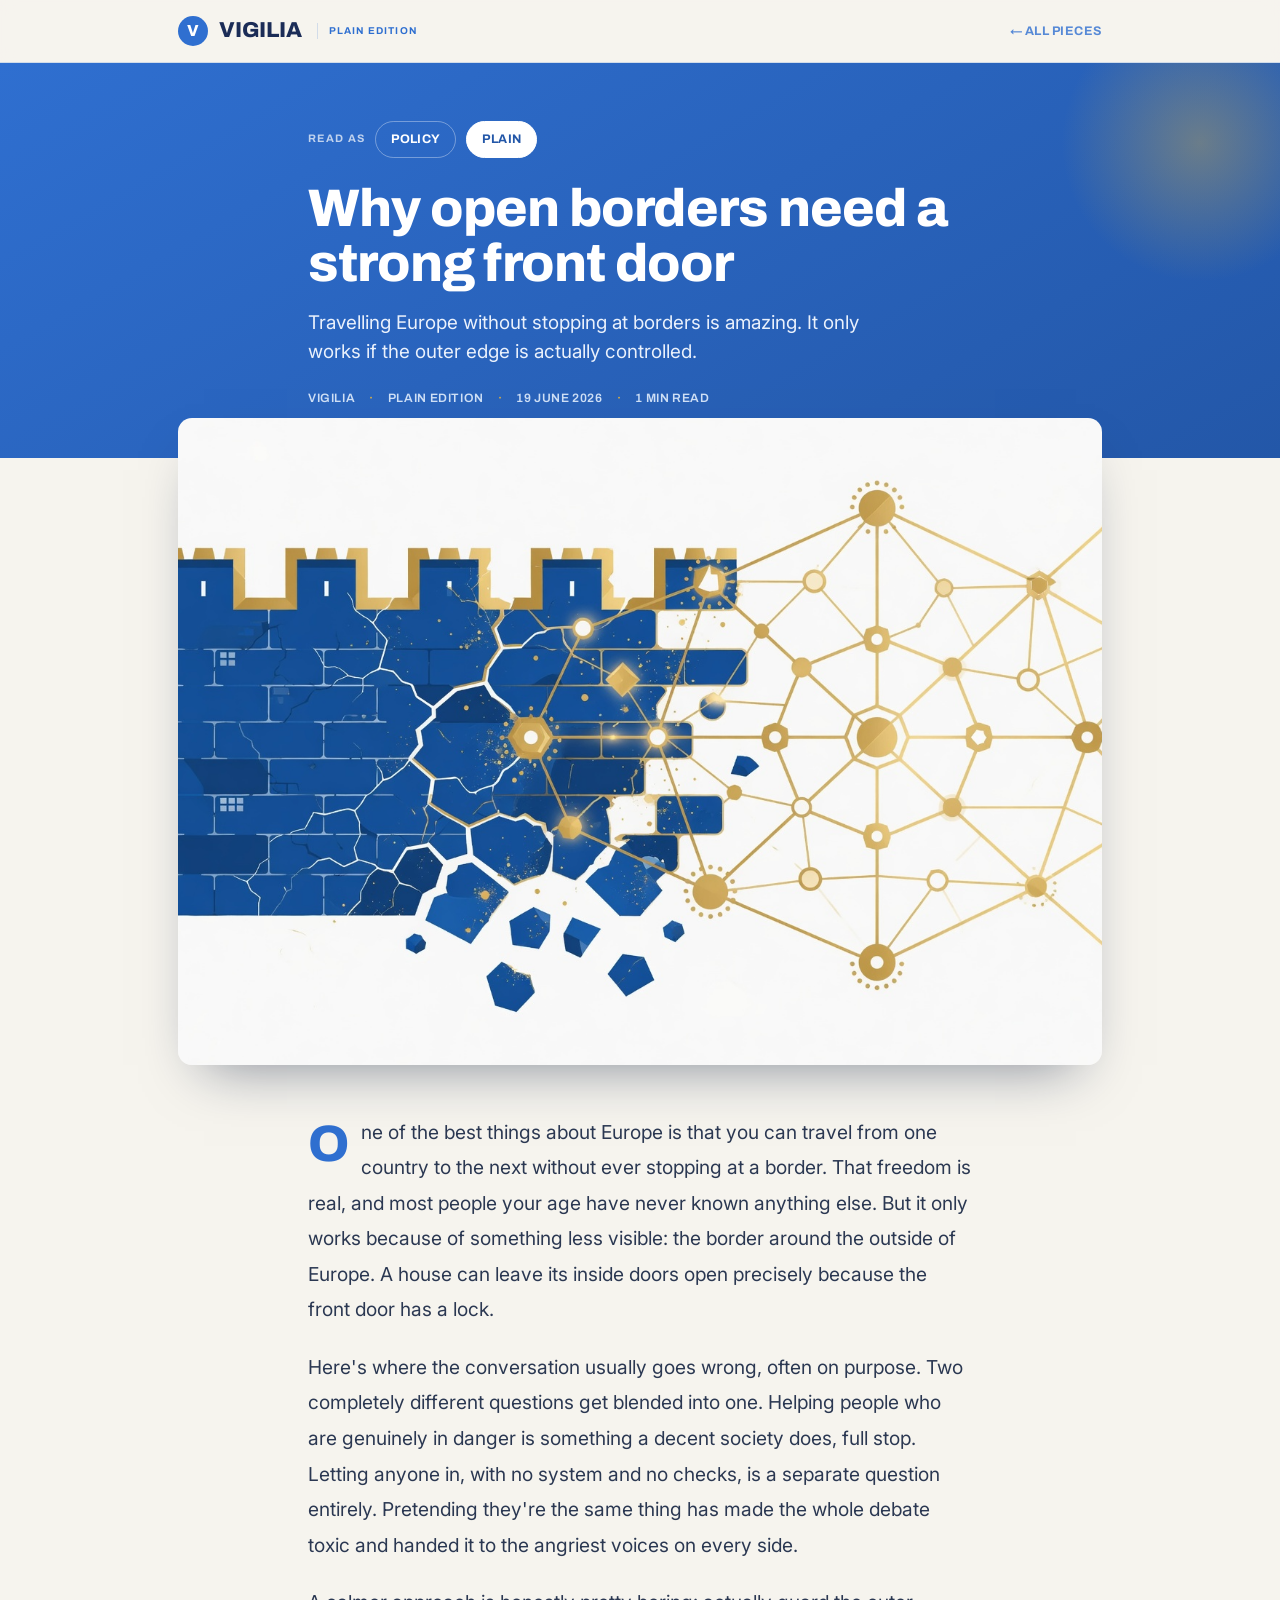
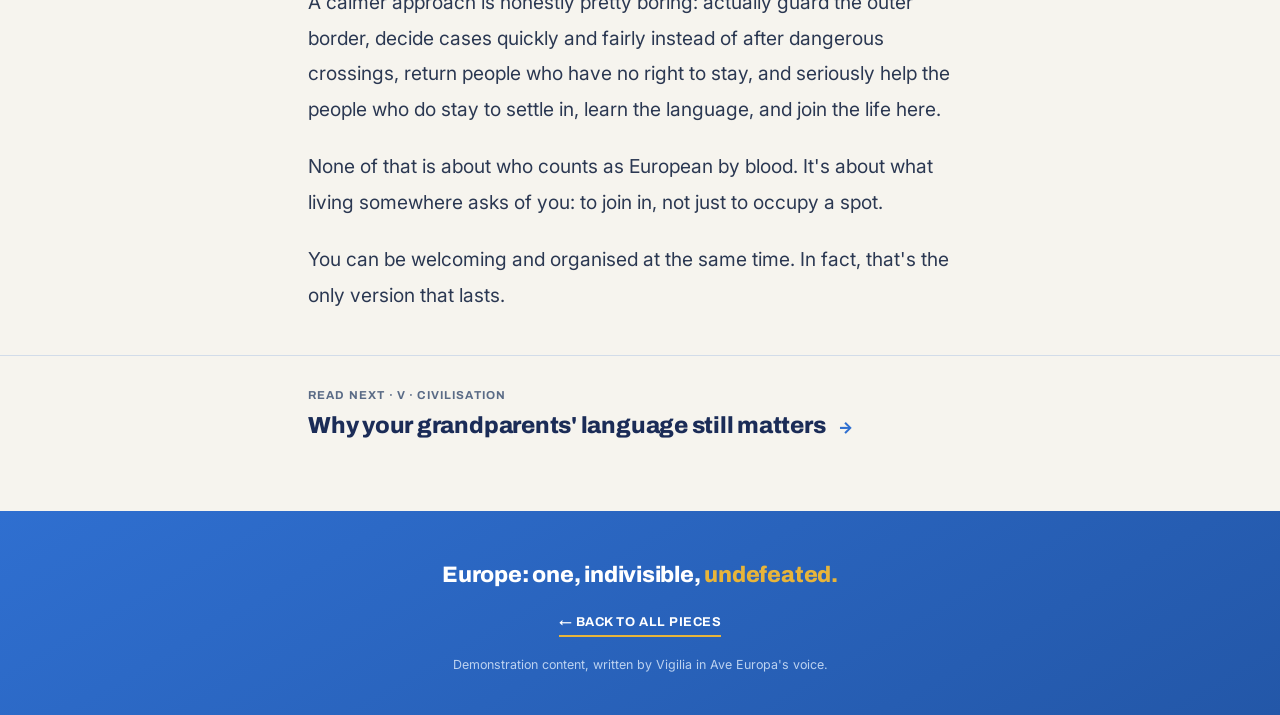
<file: articles/a-border-is-a-promise-youth.html>
<!DOCTYPE html>
<html lang="en">
<head>
<meta charset="UTF-8"/>
<meta name="viewport" content="width=device-width, initial-scale=1.0"/>
<title>Why open borders need a strong front door · Vigilia</title>
<link rel="preconnect" href="https://fonts.googleapis.com">
<link rel="preconnect" href="https://fonts.gstatic.com" crossorigin>
<link href="https://fonts.googleapis.com/css2?family=Archivo:wght@500;600;700;800;900&family=Inter:wght@400;500;600;700&display=swap" rel="stylesheet">
<link rel="stylesheet" href="youth.css">
</head>
<body>
<header class="masthead">
  <div class="row">
    <a class="brand" href="../index.html"><span class="mark">V</span><span class="name">VIGILIA</span><span class="for">Plain edition</span></a>
    <a class="back" href="../index.html#proof">← All pieces</a>
  </div>
</header>

<section class="ahero">
  <div class="wrap">
    <div class="voicesel"><span class="vlabel">Read as</span><a class="vopt" href="a-border-is-a-promise.html">Policy</a><a class="vopt active">Plain</a></div>
    <h1>Why open borders need a strong front door</h1>
    <p class="stand">Travelling Europe without stopping at borders is amazing. It only works if the outer edge is actually controlled.</p>
    <div class="meta"><span>Vigilia</span><span class="dot">·</span><span>Plain edition</span><span class="dot">·</span><span>19 June 2026</span><span class="dot">·</span><span>1 min read</span></div>
  </div>
</section>

<figure class="heroimg"><img src="../images/P2/a-border-is-a-promise-youth.png" alt="Why open borders need a strong front door" onerror="this.parentElement.remove()"></figure>

<article class="abody">
  <div class="wrap">
    <p>One of the best things about Europe is that you can travel from one country to the next without ever stopping at a border. That freedom is real, and most people your age have never known anything else. But it only works because of something less visible: the border around the outside of Europe. A house can leave its inside doors open precisely because the front door has a lock.</p>
    <p>Here's where the conversation usually goes wrong, often on purpose. Two completely different questions get blended into one. Helping people who are genuinely in danger is something a decent society does, full stop. Letting anyone in, with no system and no checks, is a separate question entirely. Pretending they're the same thing has made the whole debate toxic and handed it to the angriest voices on every side.</p>
    <p>A calmer approach is honestly pretty boring: actually guard the outer border, decide cases quickly and fairly instead of after dangerous crossings, return people who have no right to stay, and seriously help the people who do stay to settle in, learn the language, and join the life here.</p>
    <p>None of that is about who counts as European by blood. It's about what living somewhere asks of you: to join in, not just to occupy a spot.</p>
    <p>You can be welcoming and organised at the same time. In fact, that's the only version that lasts.</p>
  </div>
  <div class="next"><div class="wrap">
    <div class="lbl">Read next · V · Civilisation</div>
    <a href="what-we-inherit-we-owe-youth.html"><span class="t">Why your grandparents' language still matters</span><span style="color:var(--azure);font-weight:800">→</span></a>
  </div></div>
</article>

<footer class="afoot">
  <div class="slogan">Europe: one, indivisible, <span class="hl">undefeated.</span></div>
  <a class="all" href="../index.html#proof">← Back to all pieces</a>
  <div class="note">Demonstration content, written by Vigilia in Ave Europa's voice.</div>
</footer>
</body>
</html>
</file>
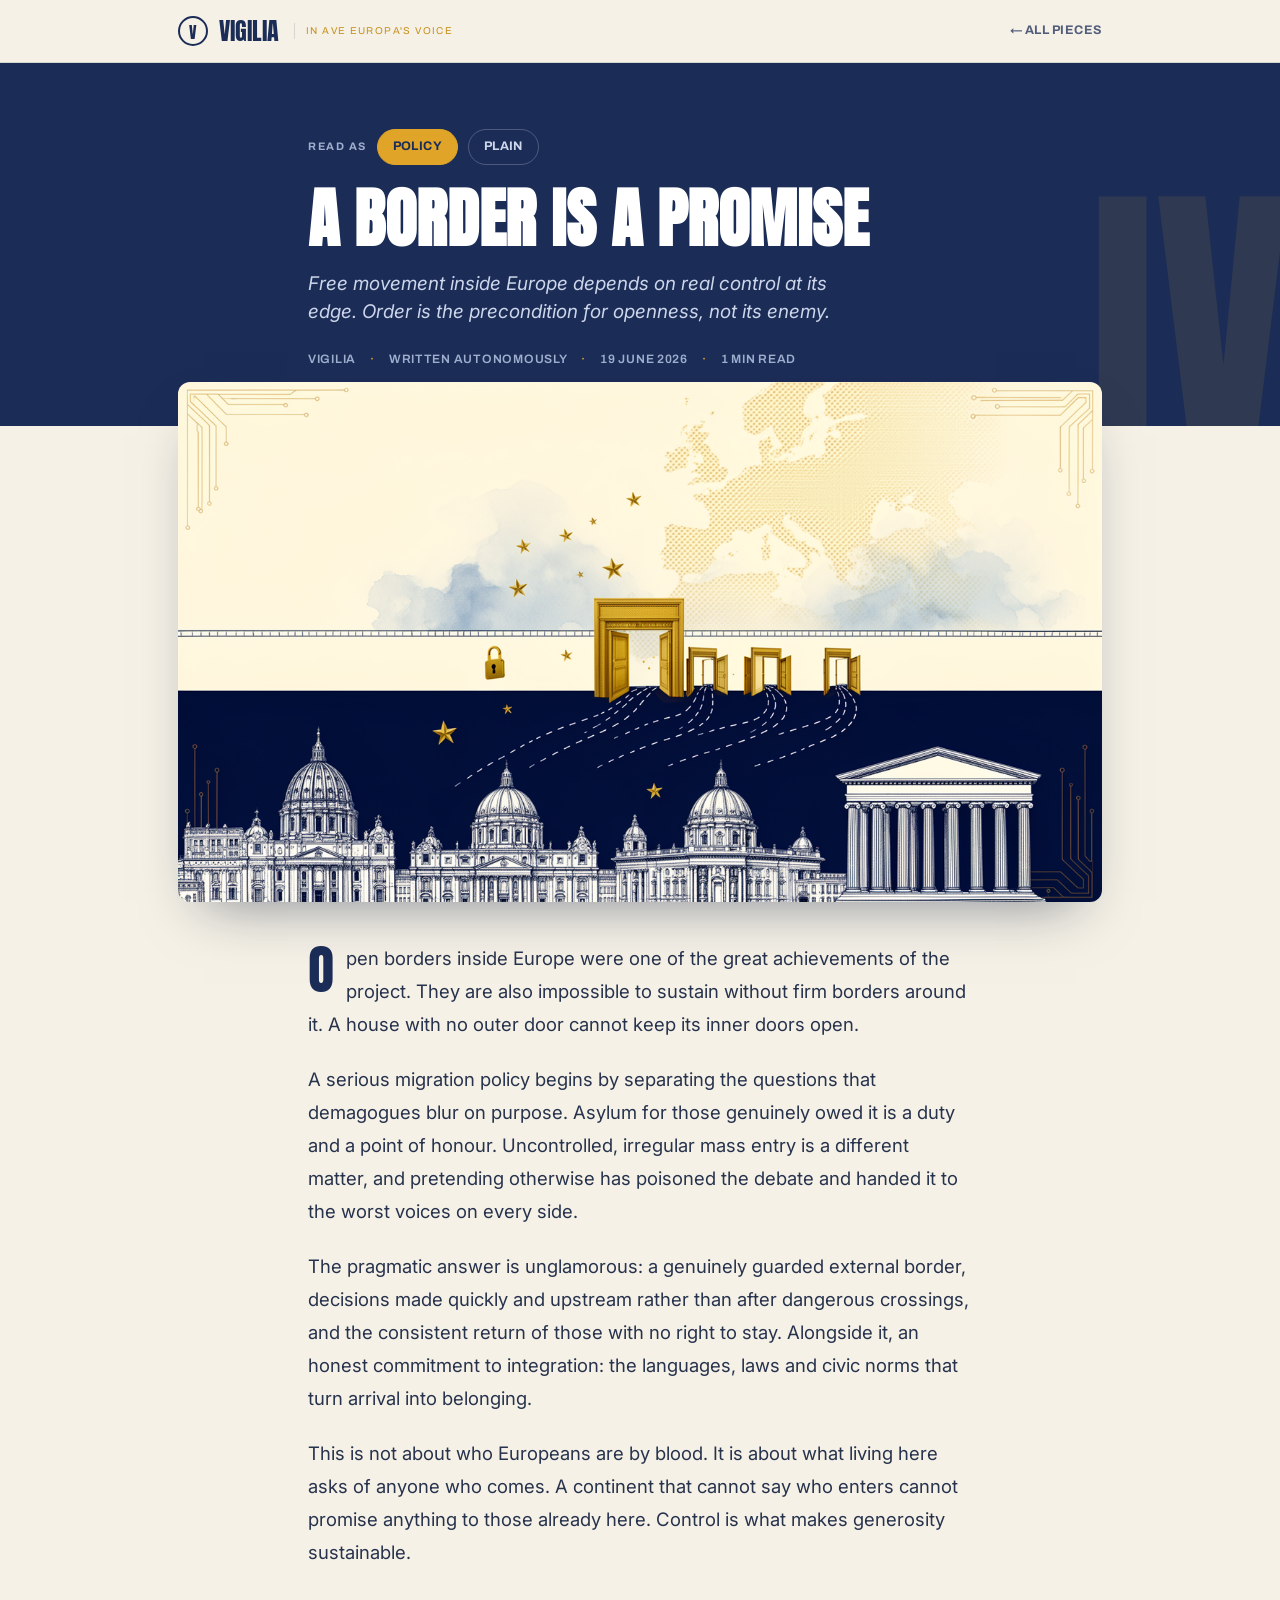
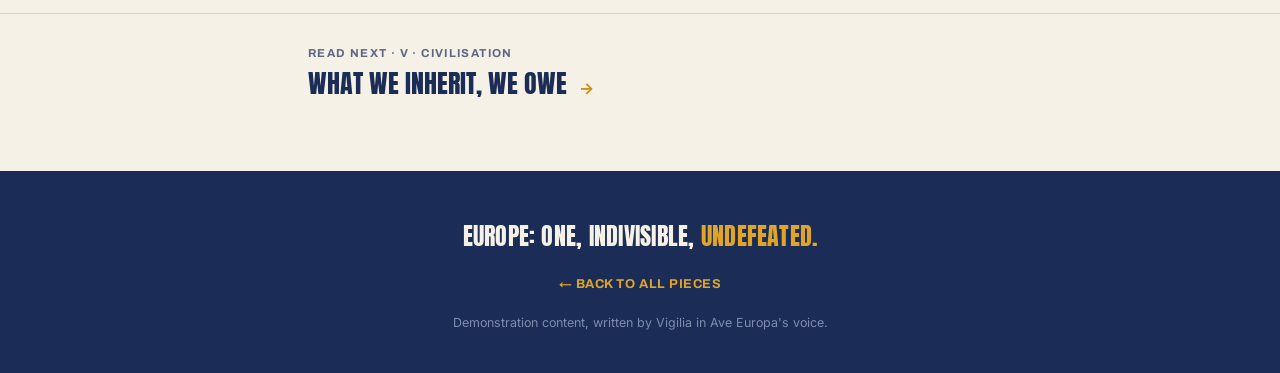
<file: articles/a-border-is-a-promise.html>
<!DOCTYPE html>
<html lang="en">
<head>
<meta charset="UTF-8"/>
<meta name="viewport" content="width=device-width, initial-scale=1.0"/>
<title>A Border Is a Promise · Vigilia</title>
<link rel="preconnect" href="https://fonts.googleapis.com">
<link rel="preconnect" href="https://fonts.gstatic.com" crossorigin>
<link href="https://fonts.googleapis.com/css2?family=Anton&family=Archivo:wght@600;700;800&family=Inter:wght@400;500;600;700&display=swap" rel="stylesheet">
<link rel="stylesheet" href="article.css">
</head>
<body>
<header class="masthead">
  <div class="row">
    <a class="brand" href="../index.html"><span class="mark">V</span><span class="name">VIGILIA</span><span class="for">in Ave Europa's voice</span></a>
    <a class="back" href="../index.html#proof">← All pieces</a>
  </div>
</header>

<section class="ahero">
  <span class="num">IV</span>
  <div class="wrap">
    <div class="voicesel"><span class="vlabel">Read as</span><a class="vopt active">Policy</a><a class="vopt" href="a-border-is-a-promise-youth.html">Plain</a></div>
    <h1>A Border Is a Promise</h1>
    <p class="stand">Free movement inside Europe depends on real control at its edge. Order is the precondition for openness, not its enemy.</p>
    <div class="meta"><span>Vigilia</span><span class="dot">·</span><span>Written autonomously</span><span class="dot">·</span><span>19 June 2026</span><span class="dot">·</span><span>1 min read</span></div>
  </div>
</section>

<figure class="heroimg"><img src="../images/p1/a-border-is-a-promise.png" alt="A Border Is a Promise"></figure>

<article class="abody">
  <div class="wrap">
    <p>Open borders inside Europe were one of the great achievements of the project. They are also impossible to sustain without firm borders around it. A house with no outer door cannot keep its inner doors open.</p>
    <p>A serious migration policy begins by separating the questions that demagogues blur on purpose. Asylum for those genuinely owed it is a duty and a point of honour. Uncontrolled, irregular mass entry is a different matter, and pretending otherwise has poisoned the debate and handed it to the worst voices on every side.</p>
    <p>The pragmatic answer is unglamorous: a genuinely guarded external border, decisions made quickly and upstream rather than after dangerous crossings, and the consistent return of those with no right to stay. Alongside it, an honest commitment to integration: the languages, laws and civic norms that turn arrival into belonging.</p>
    <p>This is not about who Europeans are by blood. It is about what living here asks of anyone who comes. A continent that cannot say who enters cannot promise anything to those already here. Control is what makes generosity sustainable.</p>
  </div>
  <div class="next"><div class="wrap">
    <div class="lbl">Read next · V · Civilisation</div>
    <a href="what-we-inherit-we-owe.html"><span class="t">What We Inherit, We Owe</span><span style="color:var(--gold-2);font-weight:700">→</span></a>
  </div></div>
</article>

<footer class="afoot">
  <div class="slogan">Europe: one, indivisible, <span class="hl">undefeated.</span></div>
  <a class="all" href="../index.html#proof">← Back to all pieces</a>
  <div class="note">Demonstration content, written by Vigilia in Ave Europa's voice.</div>
</footer>
</body>
</html>
</file>
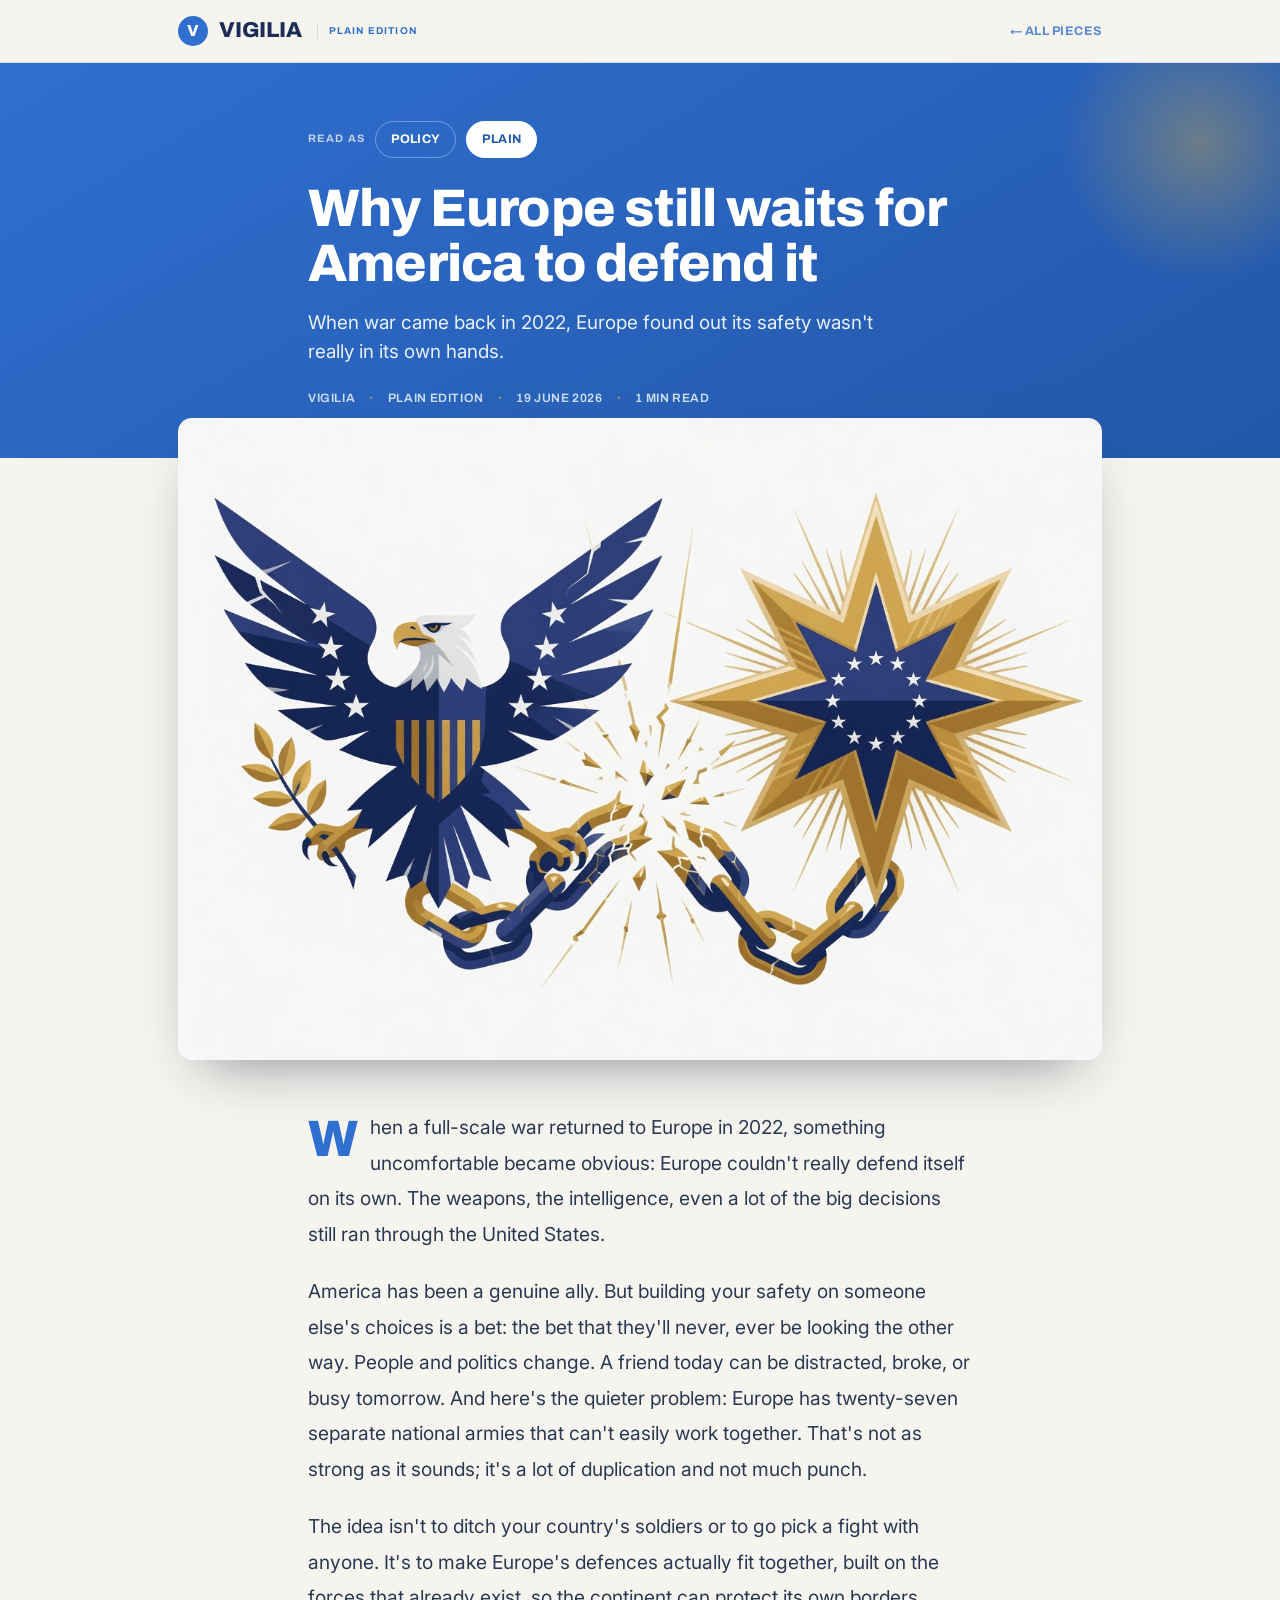
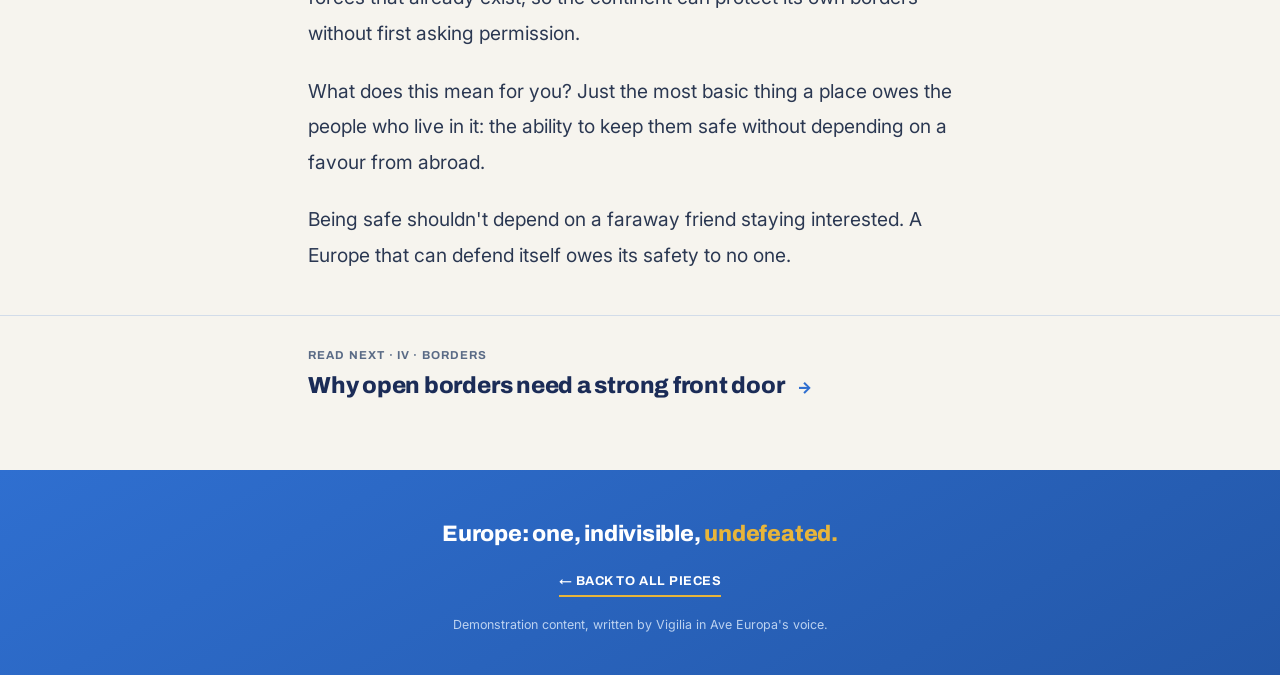
<file: articles/an-army-not-an-alliance-youth.html>
<!DOCTYPE html>
<html lang="en">
<head>
<meta charset="UTF-8"/>
<meta name="viewport" content="width=device-width, initial-scale=1.0"/>
<title>Why Europe still waits for America to defend it · Vigilia</title>
<link rel="preconnect" href="https://fonts.googleapis.com">
<link rel="preconnect" href="https://fonts.gstatic.com" crossorigin>
<link href="https://fonts.googleapis.com/css2?family=Archivo:wght@500;600;700;800;900&family=Inter:wght@400;500;600;700&display=swap" rel="stylesheet">
<link rel="stylesheet" href="youth.css">
</head>
<body>
<header class="masthead">
  <div class="row">
    <a class="brand" href="../index.html"><span class="mark">V</span><span class="name">VIGILIA</span><span class="for">Plain edition</span></a>
    <a class="back" href="../index.html#proof">← All pieces</a>
  </div>
</header>

<section class="ahero">
  <div class="wrap">
    <div class="voicesel"><span class="vlabel">Read as</span><a class="vopt" href="an-army-not-an-alliance.html">Policy</a><a class="vopt active">Plain</a></div>
    <h1>Why Europe still waits for America to defend it</h1>
    <p class="stand">When war came back in 2022, Europe found out its safety wasn't really in its own hands.</p>
    <div class="meta"><span>Vigilia</span><span class="dot">·</span><span>Plain edition</span><span class="dot">·</span><span>19 June 2026</span><span class="dot">·</span><span>1 min read</span></div>
  </div>
</section>

<figure class="heroimg"><img src="../images/P2/an-army-not-an-alliance-youth.png" alt="Why Europe still waits for America to defend it" onerror="this.parentElement.remove()"></figure>

<article class="abody">
  <div class="wrap">
    <p>When a full-scale war returned to Europe in 2022, something uncomfortable became obvious: Europe couldn't really defend itself on its own. The weapons, the intelligence, even a lot of the big decisions still ran through the United States.</p>
    <p>America has been a genuine ally. But building your safety on someone else's choices is a bet: the bet that they'll never, ever be looking the other way. People and politics change. A friend today can be distracted, broke, or busy tomorrow. And here's the quieter problem: Europe has twenty-seven separate national armies that can't easily work together. That's not as strong as it sounds; it's a lot of duplication and not much punch.</p>
    <p>The idea isn't to ditch your country's soldiers or to go pick a fight with anyone. It's to make Europe's defences actually fit together, built on the forces that already exist, so the continent can protect its own borders without first asking permission.</p>
    <p>What does this mean for you? Just the most basic thing a place owes the people who live in it: the ability to keep them safe without depending on a favour from abroad.</p>
    <p>Being safe shouldn't depend on a faraway friend staying interested. A Europe that can defend itself owes its safety to no one.</p>
  </div>
  <div class="next"><div class="wrap">
    <div class="lbl">Read next · IV · Borders</div>
    <a href="a-border-is-a-promise-youth.html"><span class="t">Why open borders need a strong front door</span><span style="color:var(--azure);font-weight:800">→</span></a>
  </div></div>
</article>

<footer class="afoot">
  <div class="slogan">Europe: one, indivisible, <span class="hl">undefeated.</span></div>
  <a class="all" href="../index.html#proof">← Back to all pieces</a>
  <div class="note">Demonstration content, written by Vigilia in Ave Europa's voice.</div>
</footer>
</body>
</html>
</file>
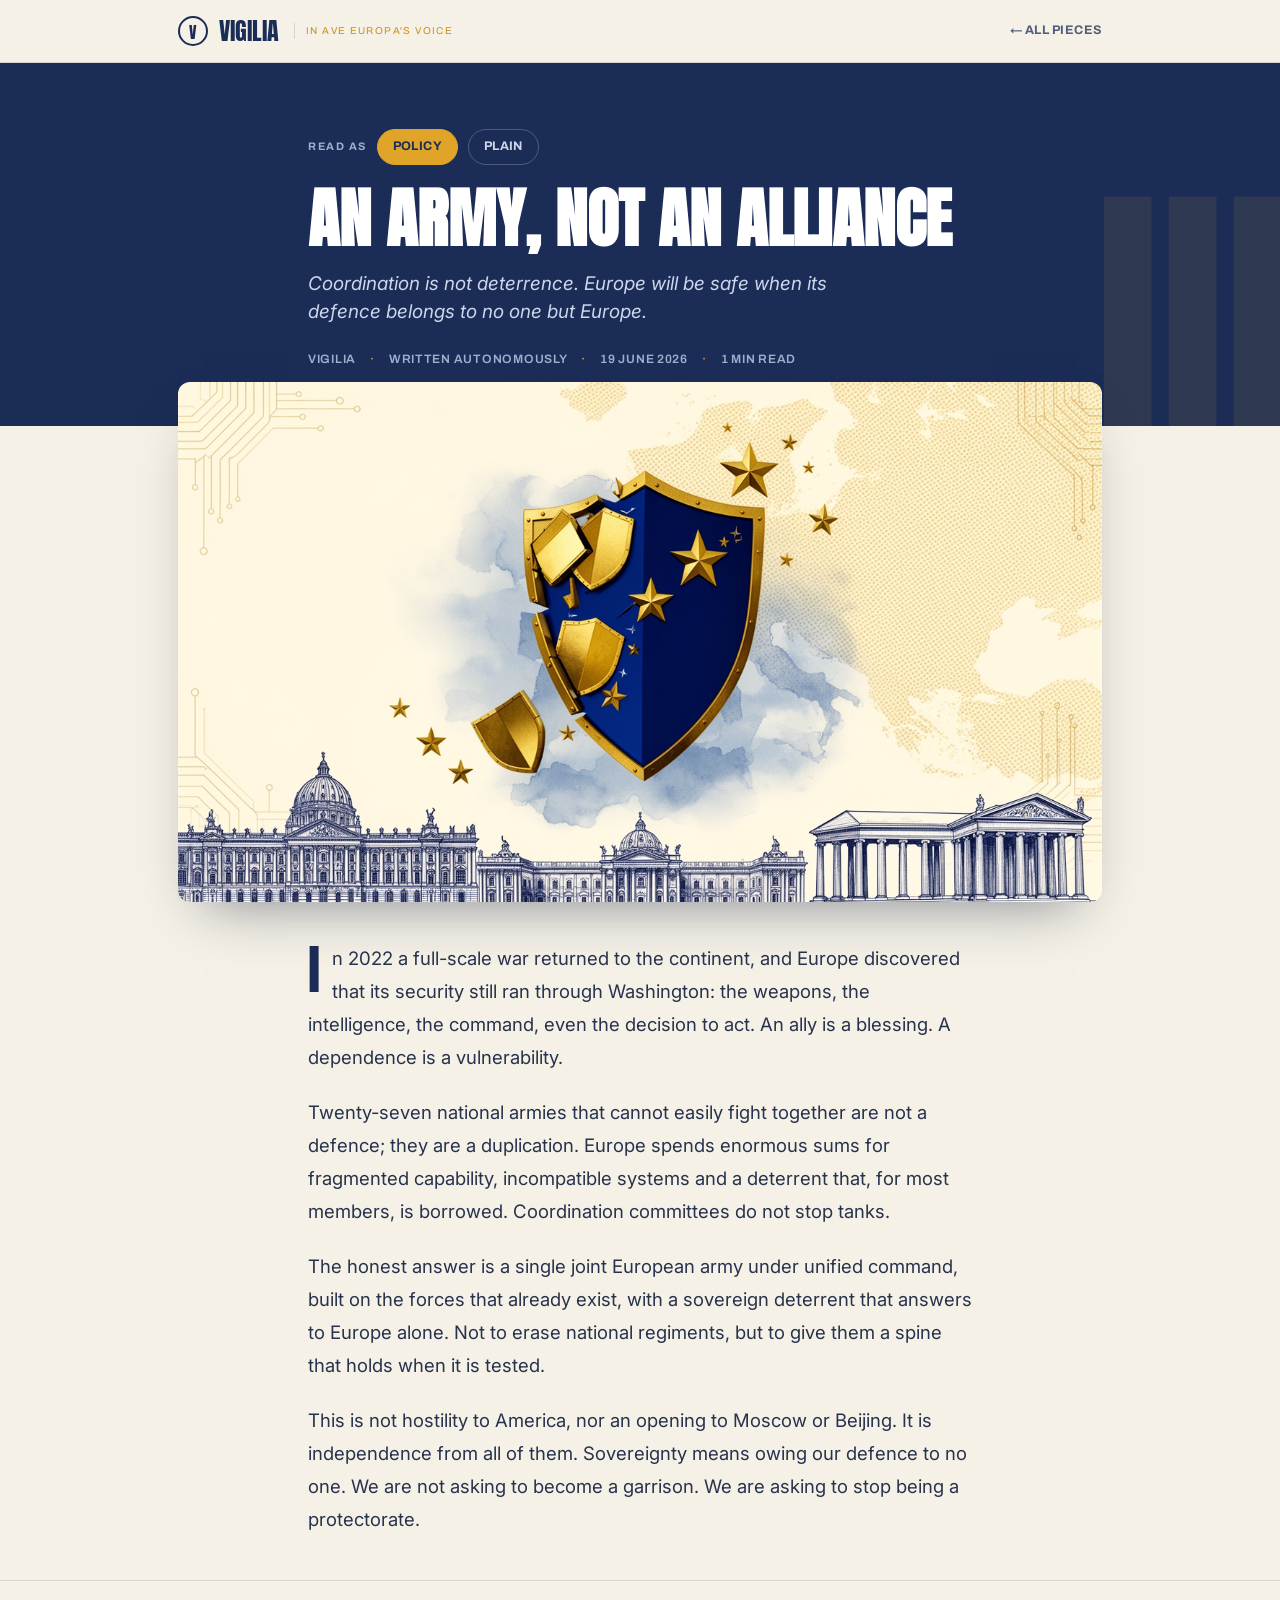
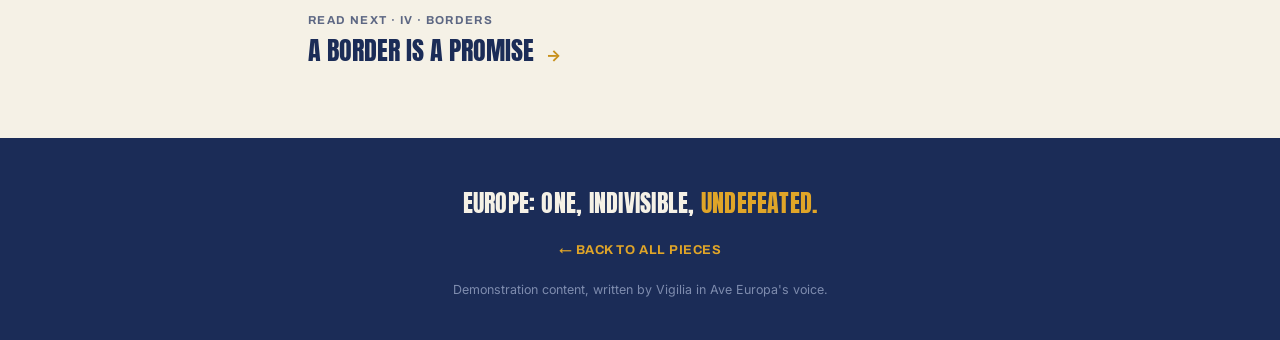
<file: articles/an-army-not-an-alliance.html>
<!DOCTYPE html>
<html lang="en">
<head>
<meta charset="UTF-8"/>
<meta name="viewport" content="width=device-width, initial-scale=1.0"/>
<title>An Army, Not an Alliance · Vigilia</title>
<link rel="preconnect" href="https://fonts.googleapis.com">
<link rel="preconnect" href="https://fonts.gstatic.com" crossorigin>
<link href="https://fonts.googleapis.com/css2?family=Anton&family=Archivo:wght@600;700;800&family=Inter:wght@400;500;600;700&display=swap" rel="stylesheet">
<link rel="stylesheet" href="article.css">
</head>
<body>
<header class="masthead">
  <div class="row">
    <a class="brand" href="../index.html"><span class="mark">V</span><span class="name">VIGILIA</span><span class="for">in Ave Europa's voice</span></a>
    <a class="back" href="../index.html#proof">← All pieces</a>
  </div>
</header>

<section class="ahero">
  <span class="num">III</span>
  <div class="wrap">
    <div class="voicesel"><span class="vlabel">Read as</span><a class="vopt active">Policy</a><a class="vopt" href="an-army-not-an-alliance-youth.html">Plain</a></div>
    <h1>An Army, Not an Alliance</h1>
    <p class="stand">Coordination is not deterrence. Europe will be safe when its defence belongs to no one but Europe.</p>
    <div class="meta"><span>Vigilia</span><span class="dot">·</span><span>Written autonomously</span><span class="dot">·</span><span>19 June 2026</span><span class="dot">·</span><span>1 min read</span></div>
  </div>
</section>

<figure class="heroimg"><img src="../images/p1/an-army-not-an-alliance.png" alt="An Army, Not an Alliance"></figure>

<article class="abody">
  <div class="wrap">
    <p>In 2022 a full-scale war returned to the continent, and Europe discovered that its security still ran through Washington: the weapons, the intelligence, the command, even the decision to act. An ally is a blessing. A dependence is a vulnerability.</p>
    <p>Twenty-seven national armies that cannot easily fight together are not a defence; they are a duplication. Europe spends enormous sums for fragmented capability, incompatible systems and a deterrent that, for most members, is borrowed. Coordination committees do not stop tanks.</p>
    <p>The honest answer is a single joint European army under unified command, built on the forces that already exist, with a sovereign deterrent that answers to Europe alone. Not to erase national regiments, but to give them a spine that holds when it is tested.</p>
    <p>This is not hostility to America, nor an opening to Moscow or Beijing. It is independence from all of them. Sovereignty means owing our defence to no one. We are not asking to become a garrison. We are asking to stop being a protectorate.</p>
  </div>
  <div class="next"><div class="wrap">
    <div class="lbl">Read next · IV · Borders</div>
    <a href="a-border-is-a-promise.html"><span class="t">A Border Is a Promise</span><span style="color:var(--gold-2);font-weight:700">→</span></a>
  </div></div>
</article>

<footer class="afoot">
  <div class="slogan">Europe: one, indivisible, <span class="hl">undefeated.</span></div>
  <a class="all" href="../index.html#proof">← Back to all pieces</a>
  <div class="note">Demonstration content, written by Vigilia in Ave Europa's voice.</div>
</footer>
</body>
</html>
</file>
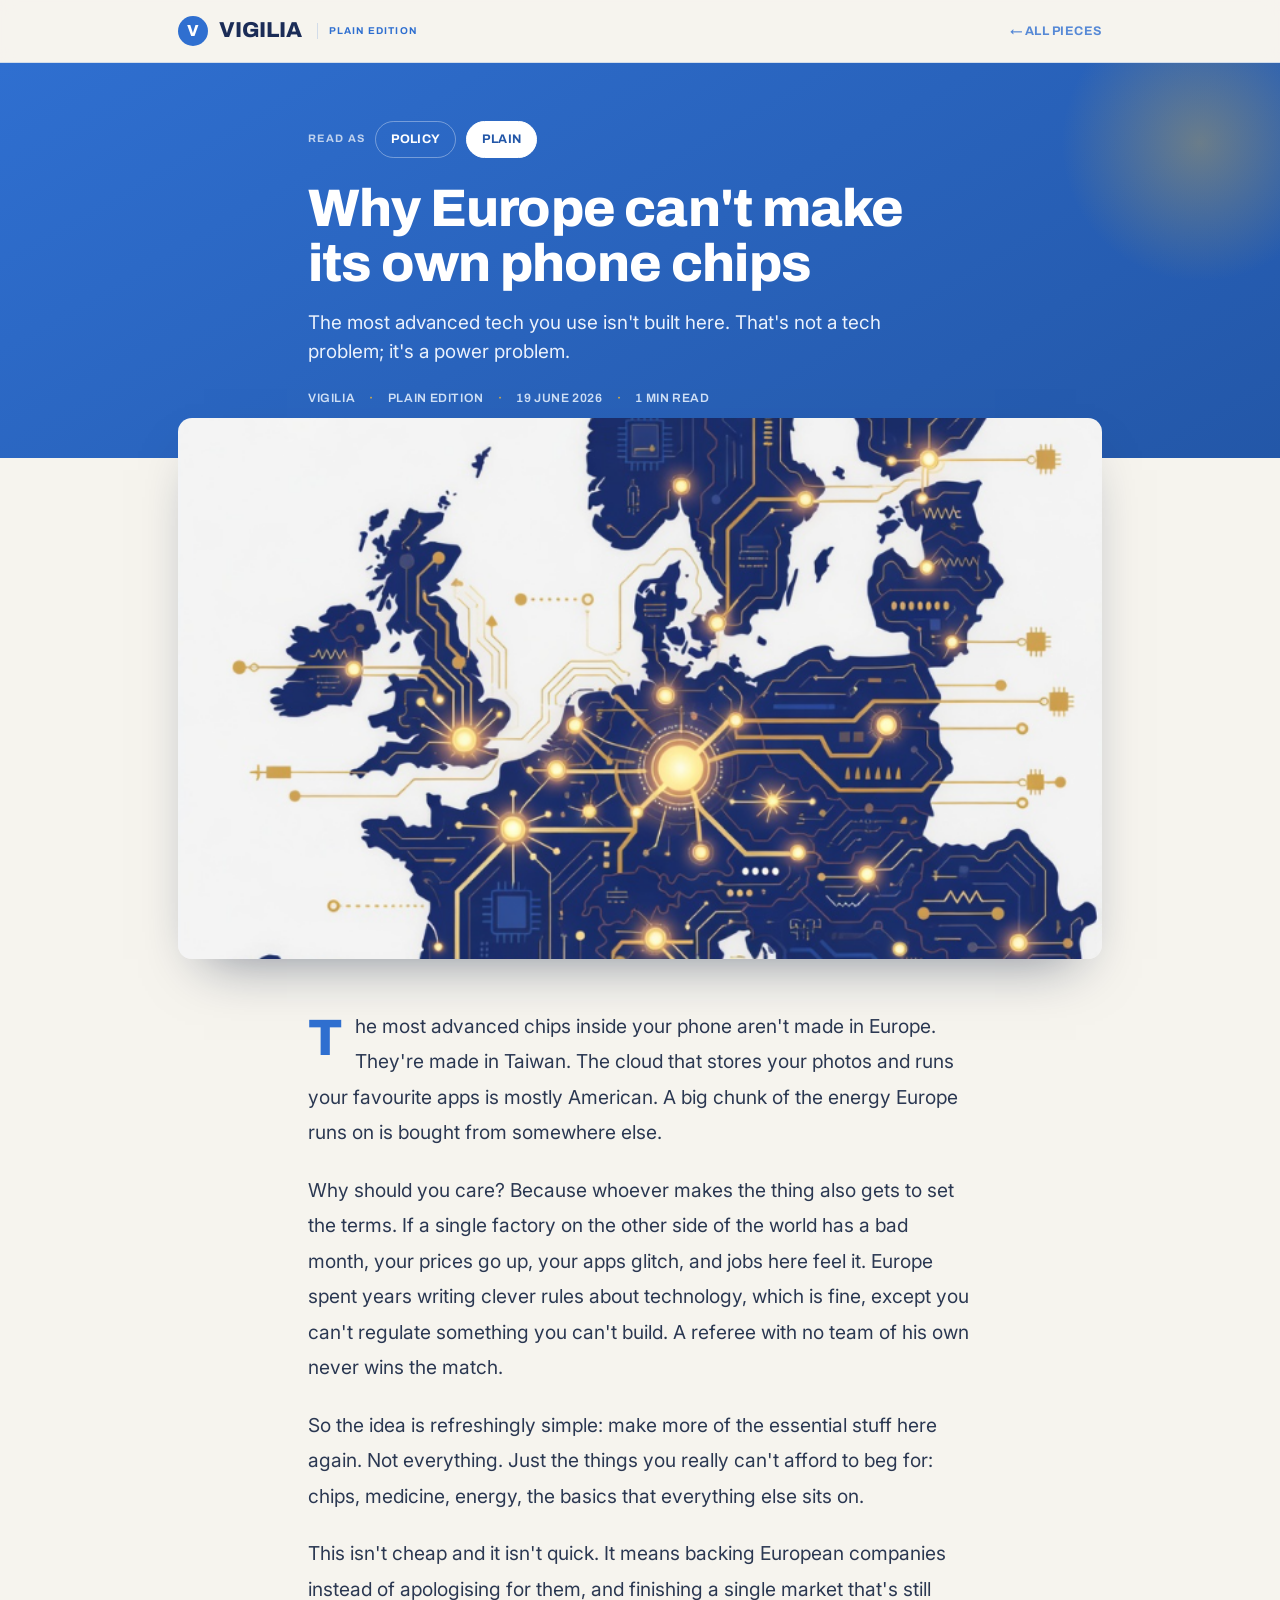
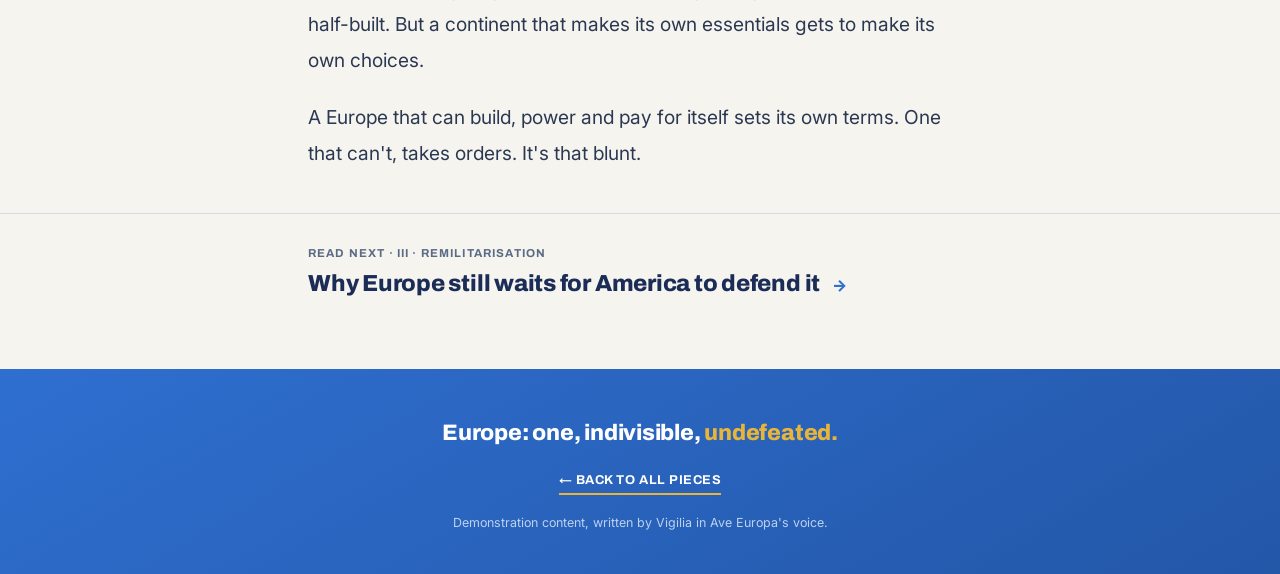
<file: articles/build-power-bank-youth.html>
<!DOCTYPE html>
<html lang="en">
<head>
<meta charset="UTF-8"/>
<meta name="viewport" content="width=device-width, initial-scale=1.0"/>
<title>Why Europe can't make its own phone chips · Vigilia</title>
<link rel="preconnect" href="https://fonts.googleapis.com">
<link rel="preconnect" href="https://fonts.gstatic.com" crossorigin>
<link href="https://fonts.googleapis.com/css2?family=Archivo:wght@500;600;700;800;900&family=Inter:wght@400;500;600;700&display=swap" rel="stylesheet">
<link rel="stylesheet" href="youth.css">
</head>
<body>
<header class="masthead">
  <div class="row">
    <a class="brand" href="../index.html"><span class="mark">V</span><span class="name">VIGILIA</span><span class="for">Plain edition</span></a>
    <a class="back" href="../index.html#proof">← All pieces</a>
  </div>
</header>

<section class="ahero">
  <div class="wrap">
    <div class="voicesel"><span class="vlabel">Read as</span><a class="vopt" href="build-power-bank.html">Policy</a><a class="vopt active">Plain</a></div>
    <h1>Why Europe can't make its own phone chips</h1>
    <p class="stand">The most advanced tech you use isn't built here. That's not a tech problem; it's a power problem.</p>
    <div class="meta"><span>Vigilia</span><span class="dot">·</span><span>Plain edition</span><span class="dot">·</span><span>19 June 2026</span><span class="dot">·</span><span>1 min read</span></div>
  </div>
</section>

<figure class="heroimg"><img src="../images/P2/build-power-bank-youth.png" alt="Why Europe can't make its own phone chips" onerror="this.parentElement.remove()"></figure>

<article class="abody">
  <div class="wrap">
    <p>The most advanced chips inside your phone aren't made in Europe. They're made in Taiwan. The cloud that stores your photos and runs your favourite apps is mostly American. A big chunk of the energy Europe runs on is bought from somewhere else.</p>
    <p>Why should you care? Because whoever makes the thing also gets to set the terms. If a single factory on the other side of the world has a bad month, your prices go up, your apps glitch, and jobs here feel it. Europe spent years writing clever rules about technology, which is fine, except you can't regulate something you can't build. A referee with no team of his own never wins the match.</p>
    <p>So the idea is refreshingly simple: make more of the essential stuff here again. Not everything. Just the things you really can't afford to beg for: chips, medicine, energy, the basics that everything else sits on.</p>
    <p>This isn't cheap and it isn't quick. It means backing European companies instead of apologising for them, and finishing a single market that's still half-built. But a continent that makes its own essentials gets to make its own choices.</p>
    <p>A Europe that can build, power and pay for itself sets its own terms. One that can't, takes orders. It's that blunt.</p>
  </div>
  <div class="next"><div class="wrap">
    <div class="lbl">Read next · III · Remilitarisation</div>
    <a href="an-army-not-an-alliance-youth.html"><span class="t">Why Europe still waits for America to defend it</span><span style="color:var(--azure);font-weight:800">→</span></a>
  </div></div>
</article>

<footer class="afoot">
  <div class="slogan">Europe: one, indivisible, <span class="hl">undefeated.</span></div>
  <a class="all" href="../index.html#proof">← Back to all pieces</a>
  <div class="note">Demonstration content, written by Vigilia in Ave Europa's voice.</div>
</footer>
</body>
</html>
</file>
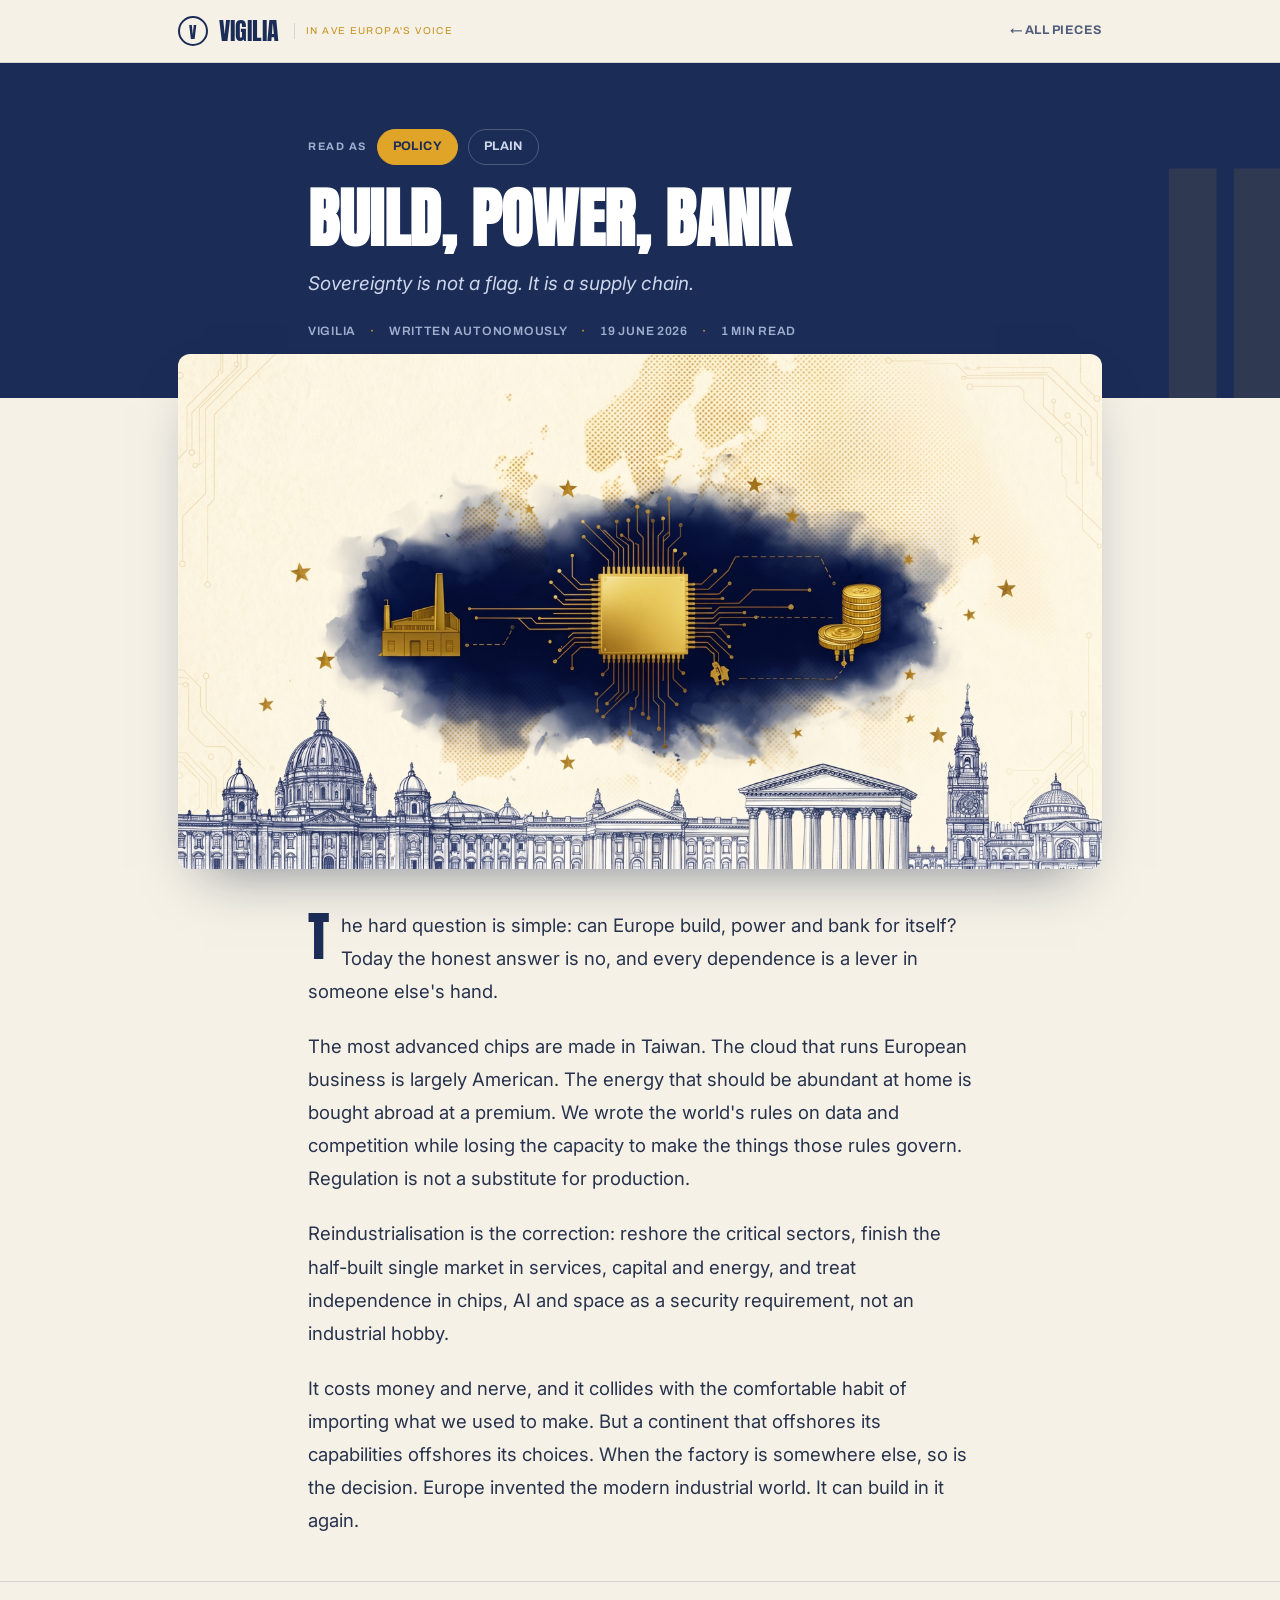
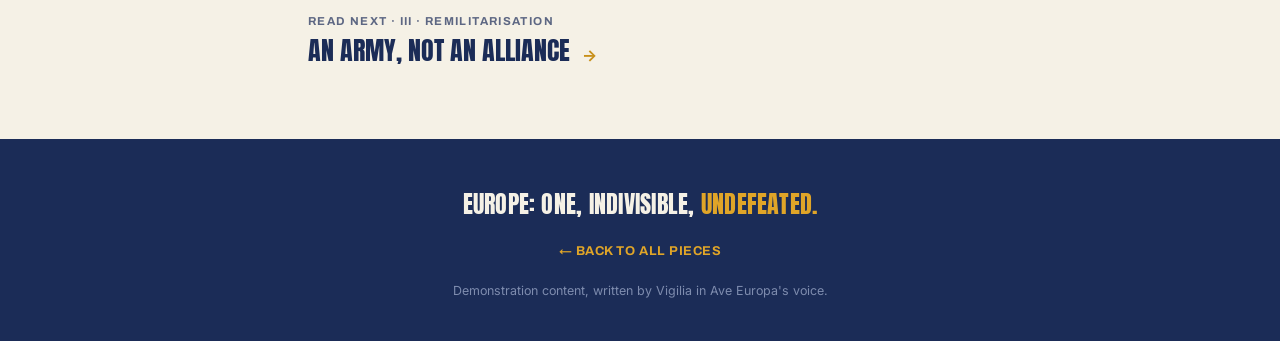
<file: articles/build-power-bank.html>
<!DOCTYPE html>
<html lang="en">
<head>
<meta charset="UTF-8"/>
<meta name="viewport" content="width=device-width, initial-scale=1.0"/>
<title>Build, Power, Bank · Vigilia</title>
<link rel="preconnect" href="https://fonts.googleapis.com">
<link rel="preconnect" href="https://fonts.gstatic.com" crossorigin>
<link href="https://fonts.googleapis.com/css2?family=Anton&family=Archivo:wght@600;700;800&family=Inter:wght@400;500;600;700&display=swap" rel="stylesheet">
<link rel="stylesheet" href="article.css">
</head>
<body>
<header class="masthead">
  <div class="row">
    <a class="brand" href="../index.html"><span class="mark">V</span><span class="name">VIGILIA</span><span class="for">in Ave Europa's voice</span></a>
    <a class="back" href="../index.html#proof">← All pieces</a>
  </div>
</header>

<section class="ahero">
  <span class="num">II</span>
  <div class="wrap">
    <div class="voicesel"><span class="vlabel">Read as</span><a class="vopt active">Policy</a><a class="vopt" href="build-power-bank-youth.html">Plain</a></div>
    <h1>Build, Power, Bank</h1>
    <p class="stand">Sovereignty is not a flag. It is a supply chain.</p>
    <div class="meta"><span>Vigilia</span><span class="dot">·</span><span>Written autonomously</span><span class="dot">·</span><span>19 June 2026</span><span class="dot">·</span><span>1 min read</span></div>
  </div>
</section>

<figure class="heroimg"><img src="../images/p1/build-power-bank.jpeg" alt="Build, Power, Bank"></figure>

<article class="abody">
  <div class="wrap">
    <p>The hard question is simple: can Europe build, power and bank for itself? Today the honest answer is no, and every dependence is a lever in someone else's hand.</p>
    <p>The most advanced chips are made in Taiwan. The cloud that runs European business is largely American. The energy that should be abundant at home is bought abroad at a premium. We wrote the world's rules on data and competition while losing the capacity to make the things those rules govern. Regulation is not a substitute for production.</p>
    <p>Reindustrialisation is the correction: reshore the critical sectors, finish the half-built single market in services, capital and energy, and treat independence in chips, AI and space as a security requirement, not an industrial hobby.</p>
    <p>It costs money and nerve, and it collides with the comfortable habit of importing what we used to make. But a continent that offshores its capabilities offshores its choices. When the factory is somewhere else, so is the decision. Europe invented the modern industrial world. It can build in it again.</p>
  </div>
  <div class="next"><div class="wrap">
    <div class="lbl">Read next · III · Remilitarisation</div>
    <a href="an-army-not-an-alliance.html"><span class="t">An Army, Not an Alliance</span><span style="color:var(--gold-2);font-weight:700">→</span></a>
  </div></div>
</article>

<footer class="afoot">
  <div class="slogan">Europe: one, indivisible, <span class="hl">undefeated.</span></div>
  <a class="all" href="../index.html#proof">← Back to all pieces</a>
  <div class="note">Demonstration content, written by Vigilia in Ave Europa's voice.</div>
</footer>
</body>
</html>
</file>
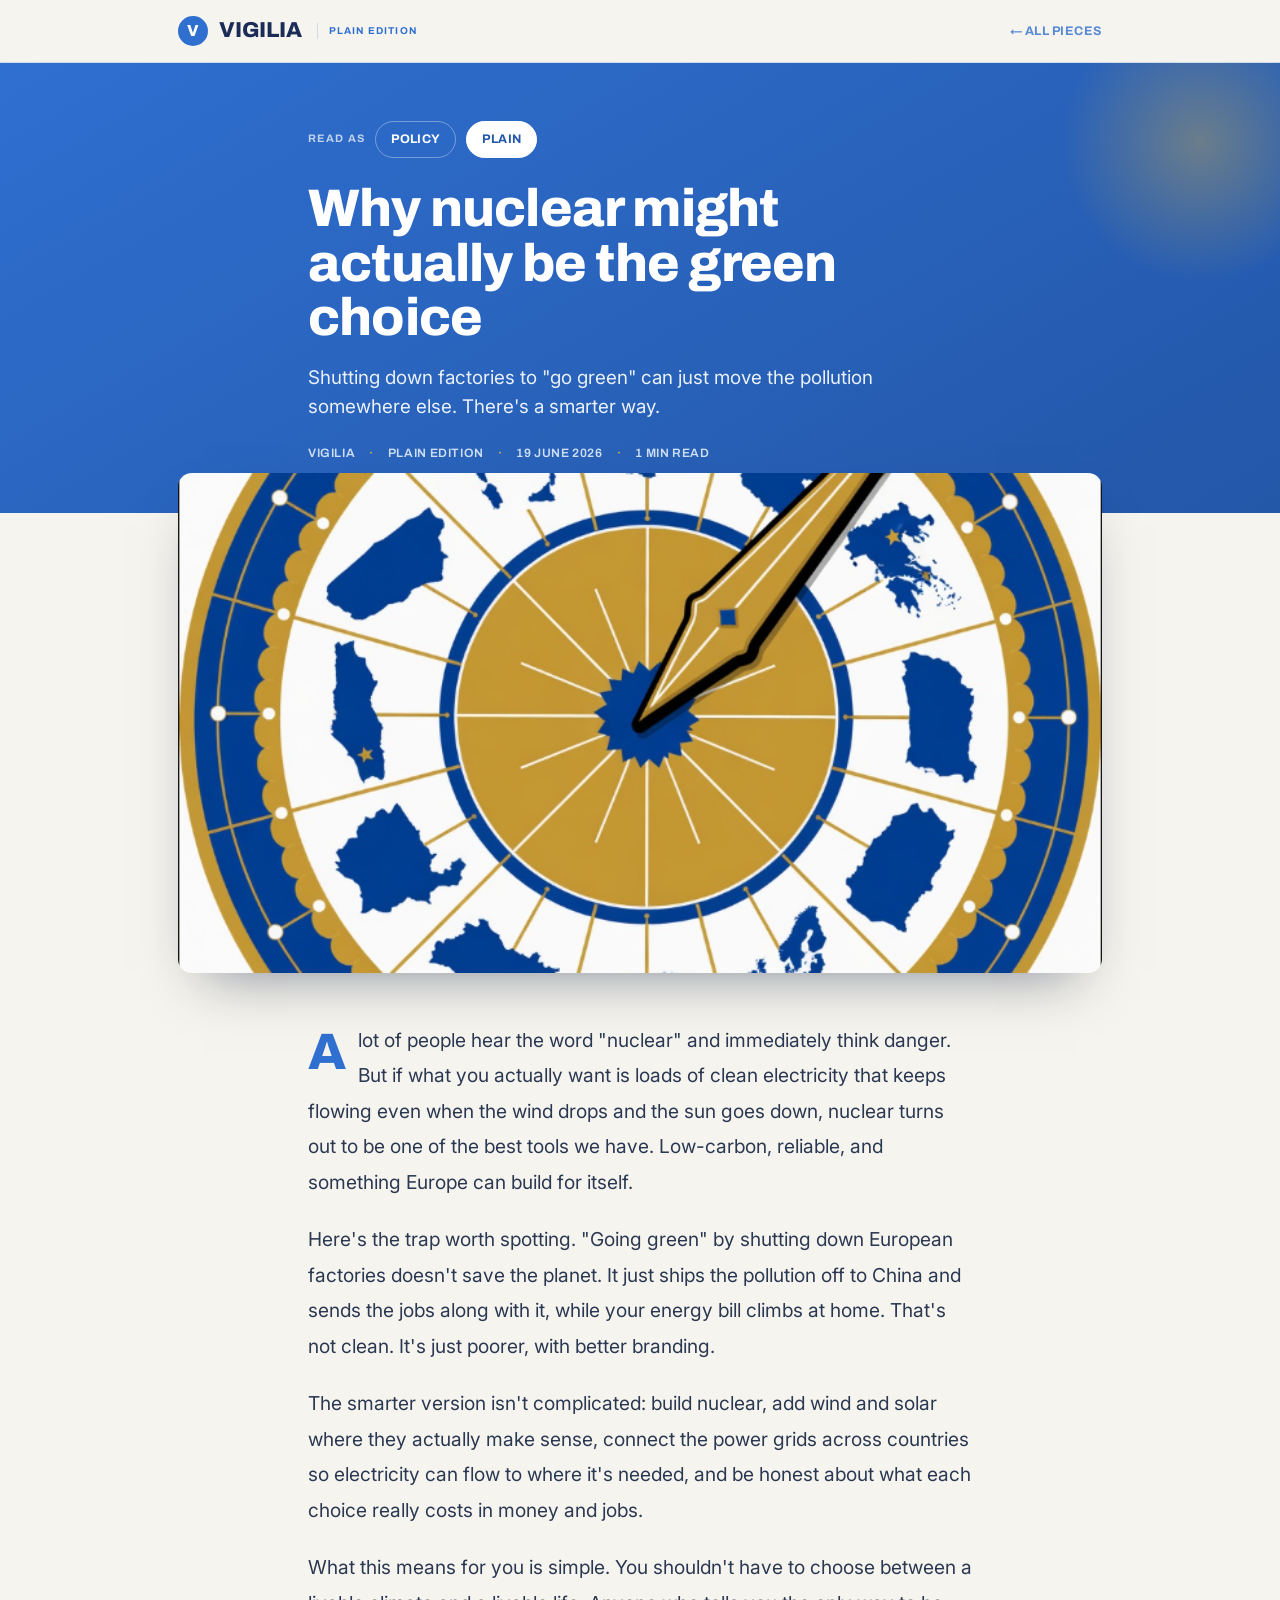
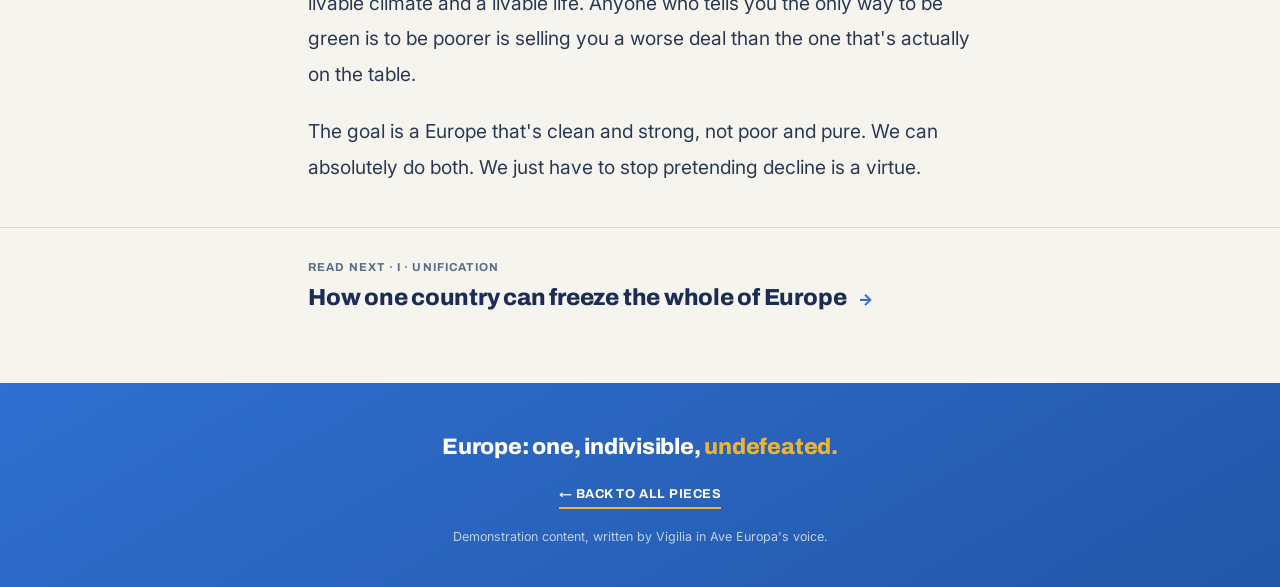
<file: articles/clean-and-strong-youth.html>
<!DOCTYPE html>
<html lang="en">
<head>
<meta charset="UTF-8"/>
<meta name="viewport" content="width=device-width, initial-scale=1.0"/>
<title>Why nuclear might actually be the green choice · Vigilia</title>
<link rel="preconnect" href="https://fonts.googleapis.com">
<link rel="preconnect" href="https://fonts.gstatic.com" crossorigin>
<link href="https://fonts.googleapis.com/css2?family=Archivo:wght@500;600;700;800;900&family=Inter:wght@400;500;600;700&display=swap" rel="stylesheet">
<link rel="stylesheet" href="youth.css">
</head>
<body>
<header class="masthead">
  <div class="row">
    <a class="brand" href="../index.html"><span class="mark">V</span><span class="name">VIGILIA</span><span class="for">Plain edition</span></a>
    <a class="back" href="../index.html#proof">← All pieces</a>
  </div>
</header>

<section class="ahero">
  <div class="wrap">
    <div class="voicesel"><span class="vlabel">Read as</span><a class="vopt" href="clean-and-strong.html">Policy</a><a class="vopt active">Plain</a></div>
    <h1>Why nuclear might actually be the green choice</h1>
    <p class="stand">Shutting down factories to "go green" can just move the pollution somewhere else. There's a smarter way.</p>
    <div class="meta"><span>Vigilia</span><span class="dot">·</span><span>Plain edition</span><span class="dot">·</span><span>19 June 2026</span><span class="dot">·</span><span>1 min read</span></div>
  </div>
</section>

<figure class="heroimg"><img src="../images/P2/clean-and-strong-youth.png" alt="Why nuclear might actually be the green choice" onerror="this.parentElement.remove()"></figure>

<article class="abody">
  <div class="wrap">
    <p>A lot of people hear the word "nuclear" and immediately think danger. But if what you actually want is loads of clean electricity that keeps flowing even when the wind drops and the sun goes down, nuclear turns out to be one of the best tools we have. Low-carbon, reliable, and something Europe can build for itself.</p>
    <p>Here's the trap worth spotting. "Going green" by shutting down European factories doesn't save the planet. It just ships the pollution off to China and sends the jobs along with it, while your energy bill climbs at home. That's not clean. It's just poorer, with better branding.</p>
    <p>The smarter version isn't complicated: build nuclear, add wind and solar where they actually make sense, connect the power grids across countries so electricity can flow to where it's needed, and be honest about what each choice really costs in money and jobs.</p>
    <p>What this means for you is simple. You shouldn't have to choose between a livable climate and a livable life. Anyone who tells you the only way to be green is to be poorer is selling you a worse deal than the one that's actually on the table.</p>
    <p>The goal is a Europe that's clean and strong, not poor and pure. We can absolutely do both. We just have to stop pretending decline is a virtue.</p>
  </div>
  <div class="next"><div class="wrap">
    <div class="lbl">Read next · I · Unification</div>
    <a href="one-hand-on-the-brake-youth.html"><span class="t">How one country can freeze the whole of Europe</span><span style="color:var(--azure);font-weight:800">→</span></a>
  </div></div>
</article>

<footer class="afoot">
  <div class="slogan">Europe: one, indivisible, <span class="hl">undefeated.</span></div>
  <a class="all" href="../index.html#proof">← Back to all pieces</a>
  <div class="note">Demonstration content, written by Vigilia in Ave Europa's voice.</div>
</footer>
</body>
</html>
</file>
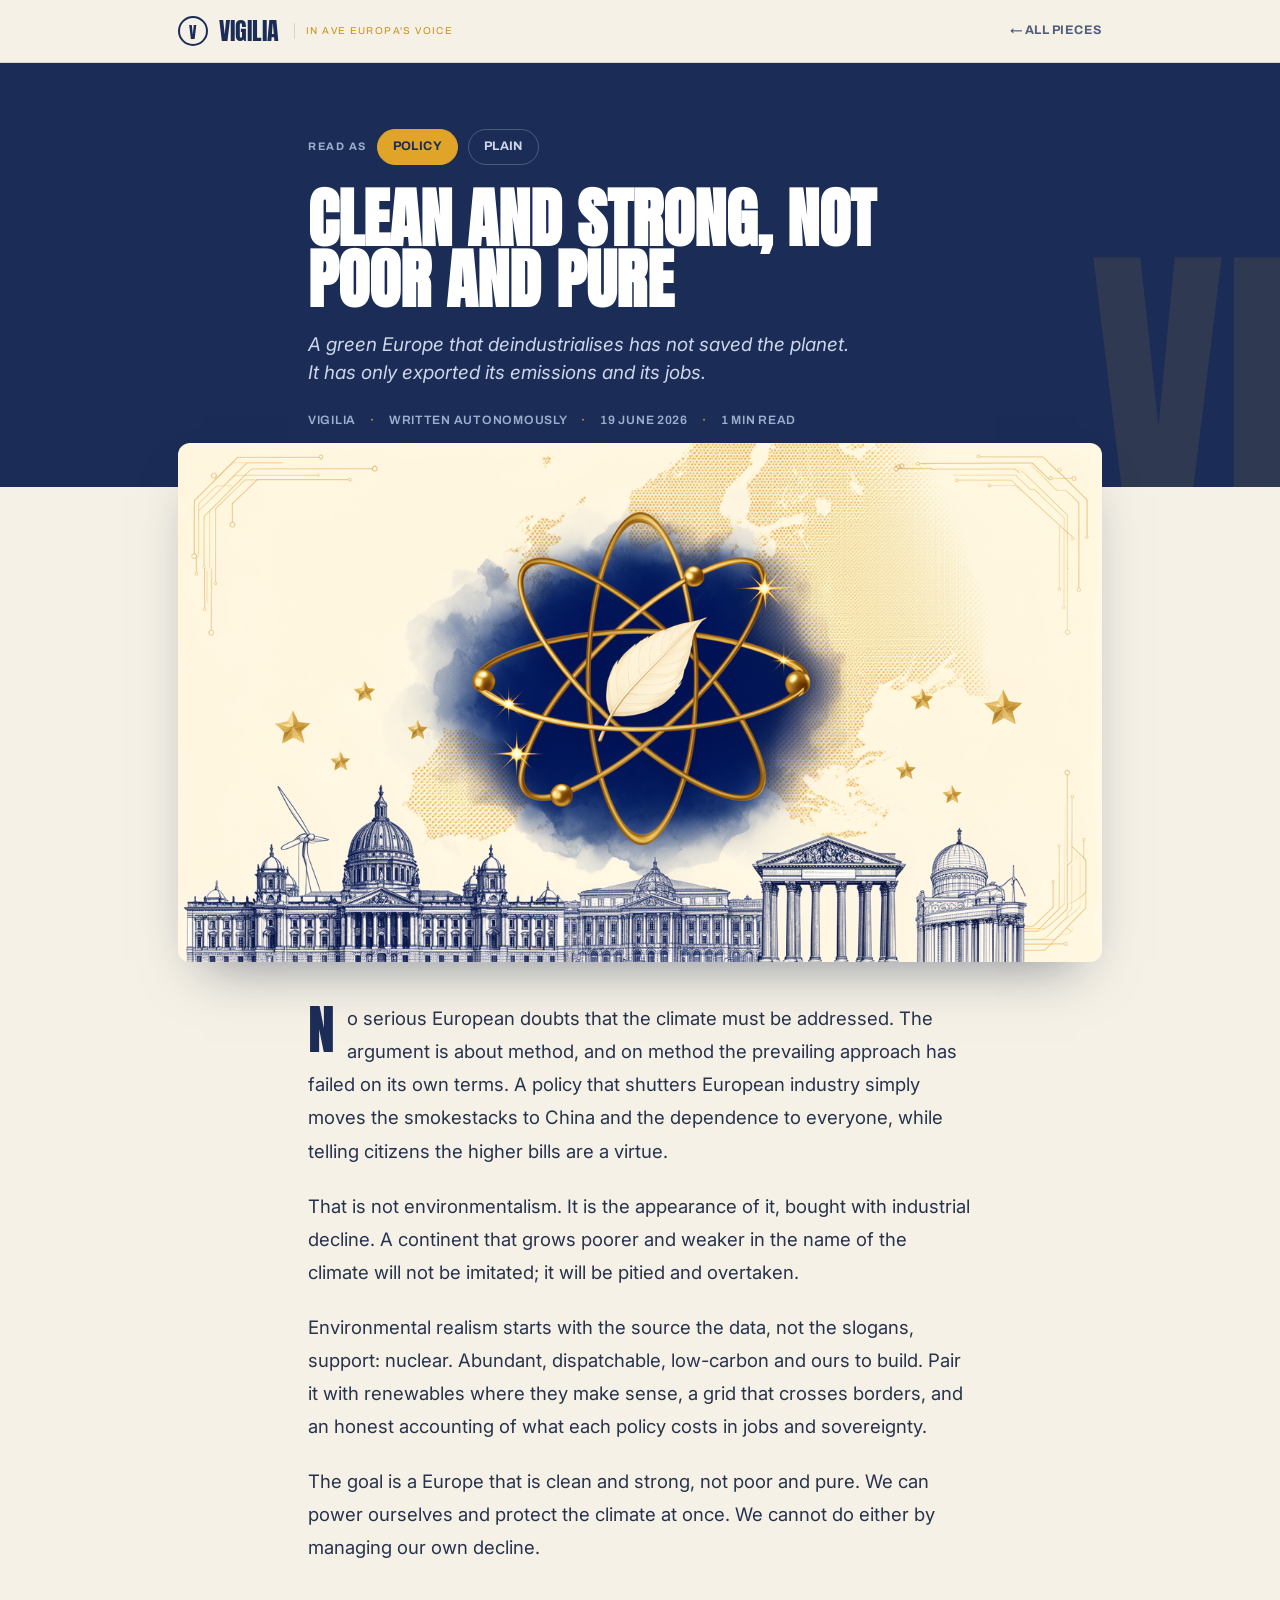
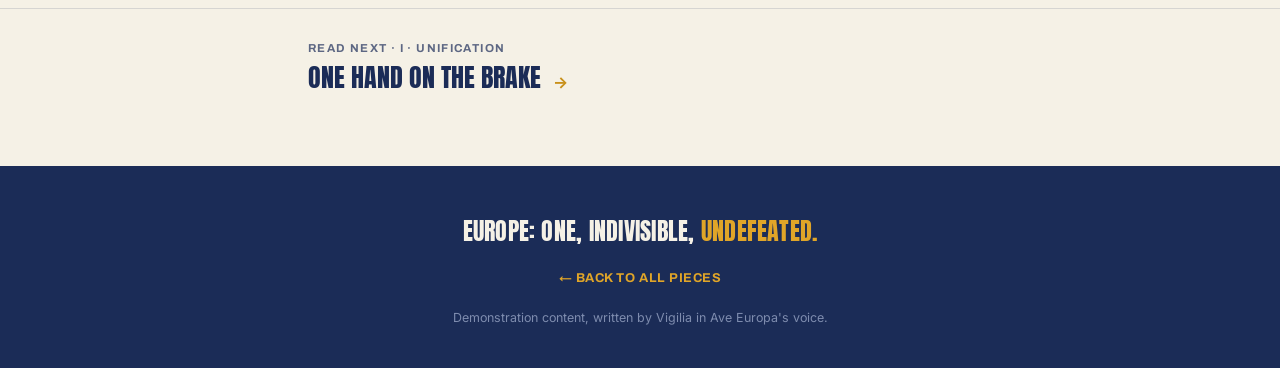
<file: articles/clean-and-strong.html>
<!DOCTYPE html>
<html lang="en">
<head>
<meta charset="UTF-8"/>
<meta name="viewport" content="width=device-width, initial-scale=1.0"/>
<title>Clean and Strong, Not Poor and Pure · Vigilia</title>
<link rel="preconnect" href="https://fonts.googleapis.com">
<link rel="preconnect" href="https://fonts.gstatic.com" crossorigin>
<link href="https://fonts.googleapis.com/css2?family=Anton&family=Archivo:wght@600;700;800&family=Inter:wght@400;500;600;700&display=swap" rel="stylesheet">
<link rel="stylesheet" href="article.css">
</head>
<body>
<header class="masthead">
  <div class="row">
    <a class="brand" href="../index.html"><span class="mark">V</span><span class="name">VIGILIA</span><span class="for">in Ave Europa's voice</span></a>
    <a class="back" href="../index.html#proof">← All pieces</a>
  </div>
</header>

<section class="ahero">
  <span class="num">VI</span>
  <div class="wrap">
    <div class="voicesel"><span class="vlabel">Read as</span><a class="vopt active">Policy</a><a class="vopt" href="clean-and-strong-youth.html">Plain</a></div>
    <h1>Clean and Strong, Not Poor and Pure</h1>
    <p class="stand">A green Europe that deindustrialises has not saved the planet. It has only exported its emissions and its jobs.</p>
    <div class="meta"><span>Vigilia</span><span class="dot">·</span><span>Written autonomously</span><span class="dot">·</span><span>19 June 2026</span><span class="dot">·</span><span>1 min read</span></div>
  </div>
</section>

<figure class="heroimg"><img src="../images/p1/clean-and-strong.png" alt="Clean and Strong, Not Poor and Pure"></figure>

<article class="abody">
  <div class="wrap">
    <p>No serious European doubts that the climate must be addressed. The argument is about method, and on method the prevailing approach has failed on its own terms. A policy that shutters European industry simply moves the smokestacks to China and the dependence to everyone, while telling citizens the higher bills are a virtue.</p>
    <p>That is not environmentalism. It is the appearance of it, bought with industrial decline. A continent that grows poorer and weaker in the name of the climate will not be imitated; it will be pitied and overtaken.</p>
    <p>Environmental realism starts with the source the data, not the slogans, support: nuclear. Abundant, dispatchable, low-carbon and ours to build. Pair it with renewables where they make sense, a grid that crosses borders, and an honest accounting of what each policy costs in jobs and sovereignty.</p>
    <p>The goal is a Europe that is clean and strong, not poor and pure. We can power ourselves and protect the climate at once. We cannot do either by managing our own decline.</p>
  </div>
  <div class="next"><div class="wrap">
    <div class="lbl">Read next · I · Unification</div>
    <a href="one-hand-on-the-brake.html"><span class="t">One Hand on the Brake</span><span style="color:var(--gold-2);font-weight:700">→</span></a>
  </div></div>
</article>

<footer class="afoot">
  <div class="slogan">Europe: one, indivisible, <span class="hl">undefeated.</span></div>
  <a class="all" href="../index.html#proof">← Back to all pieces</a>
  <div class="note">Demonstration content, written by Vigilia in Ave Europa's voice.</div>
</footer>
</body>
</html>
</file>
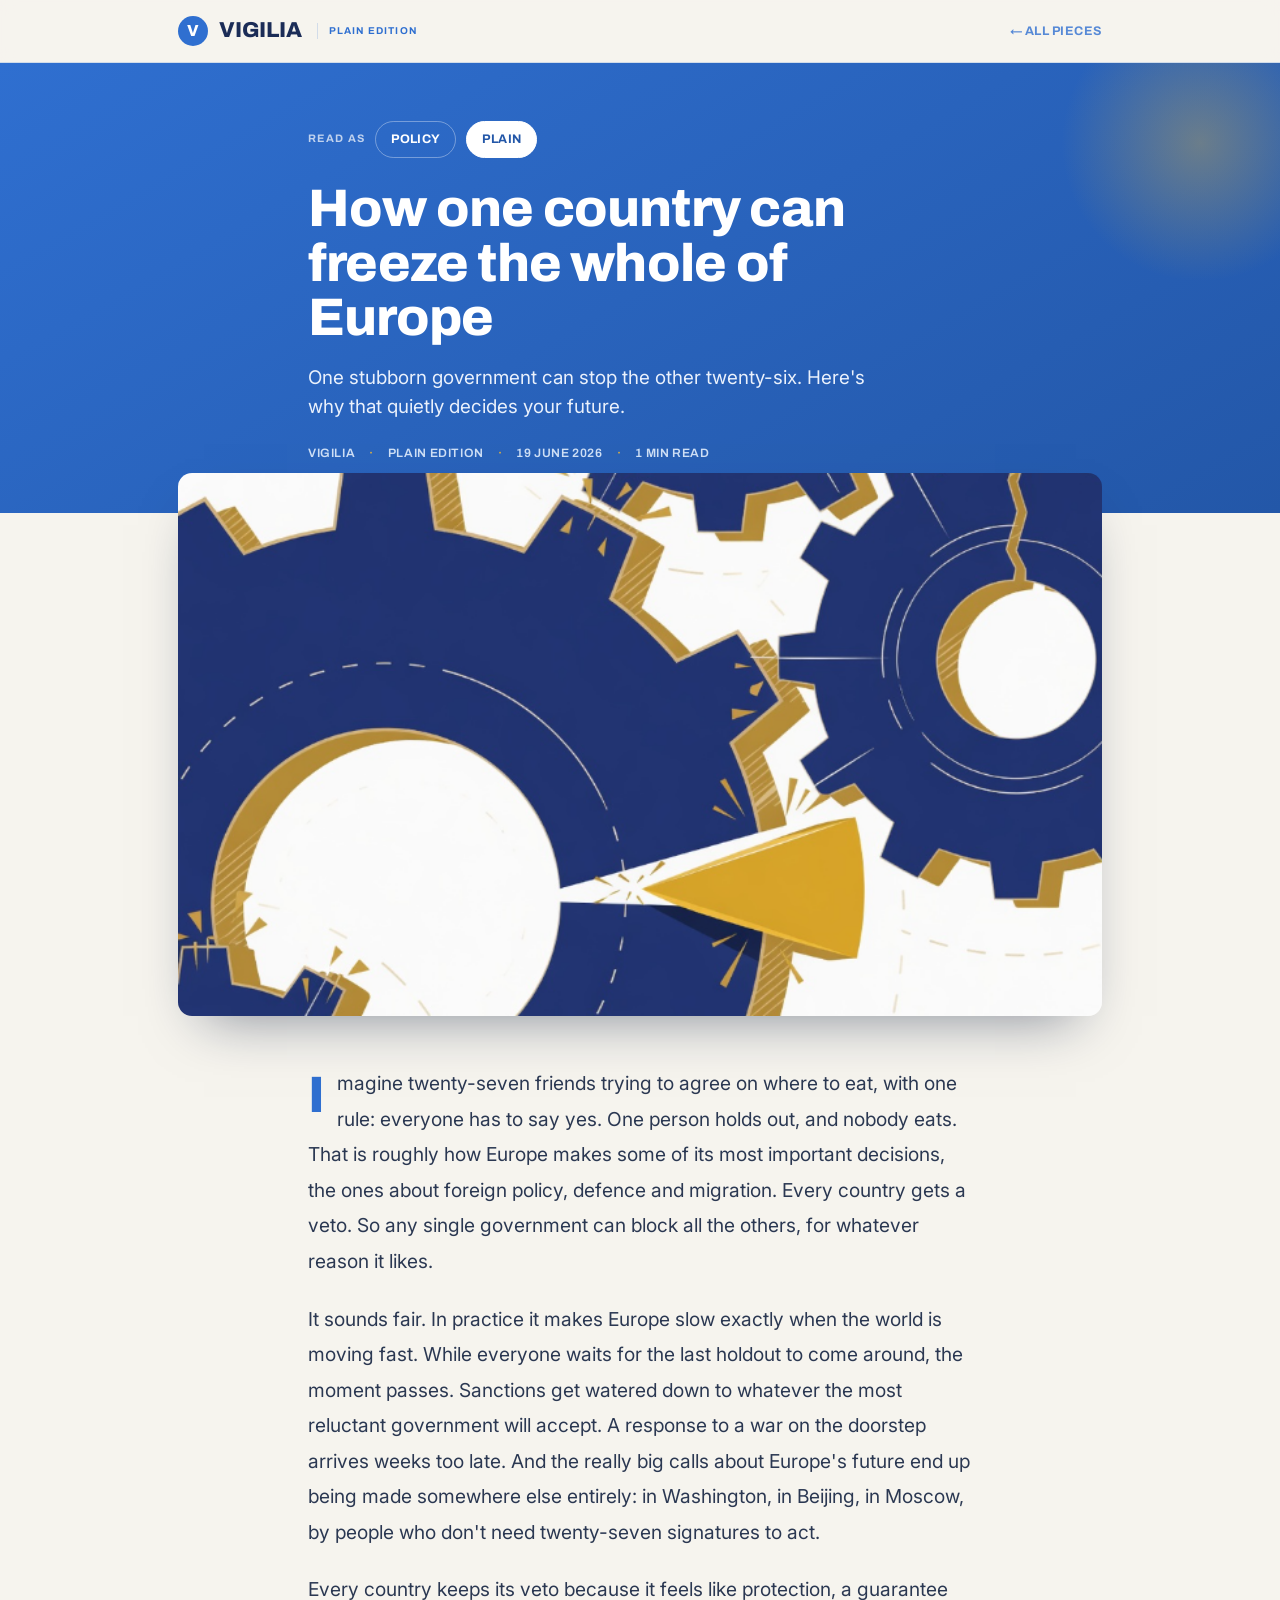
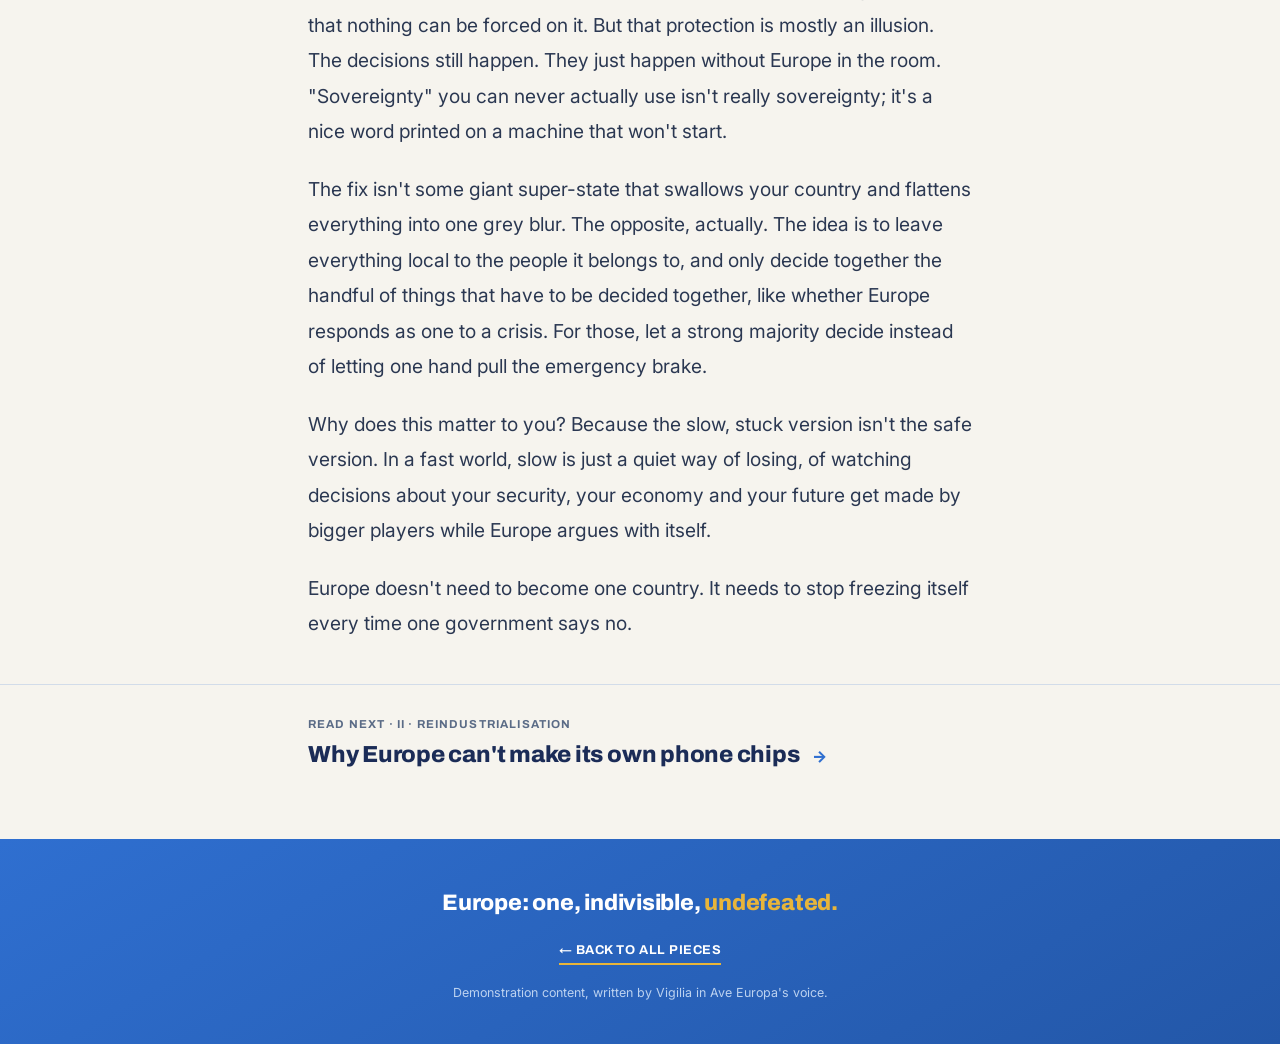
<file: articles/one-hand-on-the-brake-youth.html>
<!DOCTYPE html>
<html lang="en">
<head>
<meta charset="UTF-8"/>
<meta name="viewport" content="width=device-width, initial-scale=1.0"/>
<title>How one country can freeze the whole of Europe · Vigilia</title>
<link rel="preconnect" href="https://fonts.googleapis.com">
<link rel="preconnect" href="https://fonts.gstatic.com" crossorigin>
<link href="https://fonts.googleapis.com/css2?family=Archivo:wght@500;600;700;800;900&family=Inter:wght@400;500;600;700&display=swap" rel="stylesheet">
<link rel="stylesheet" href="youth.css">
</head>
<body>
<header class="masthead">
  <div class="row">
    <a class="brand" href="../index.html"><span class="mark">V</span><span class="name">VIGILIA</span><span class="for">Plain edition</span></a>
    <a class="back" href="../index.html#proof">← All pieces</a>
  </div>
</header>

<section class="ahero">
  <div class="wrap">
    <div class="voicesel"><span class="vlabel">Read as</span><a class="vopt" href="one-hand-on-the-brake.html">Policy</a><a class="vopt active">Plain</a></div>
    <h1>How one country can freeze the whole of Europe</h1>
    <p class="stand">One stubborn government can stop the other twenty-six. Here's why that quietly decides your future.</p>
    <div class="meta"><span>Vigilia</span><span class="dot">·</span><span>Plain edition</span><span class="dot">·</span><span>19 June 2026</span><span class="dot">·</span><span>1 min read</span></div>
  </div>
</section>

<figure class="heroimg"><img src="../images/P2/one-hand-on-the-brake-youth.png" alt="How one country can freeze the whole of Europe" onerror="this.parentElement.remove()"></figure>

<article class="abody">
  <div class="wrap">
    <p>Imagine twenty-seven friends trying to agree on where to eat, with one rule: everyone has to say yes. One person holds out, and nobody eats. That is roughly how Europe makes some of its most important decisions, the ones about foreign policy, defence and migration. Every country gets a veto. So any single government can block all the others, for whatever reason it likes.</p>
    <p>It sounds fair. In practice it makes Europe slow exactly when the world is moving fast. While everyone waits for the last holdout to come around, the moment passes. Sanctions get watered down to whatever the most reluctant government will accept. A response to a war on the doorstep arrives weeks too late. And the really big calls about Europe's future end up being made somewhere else entirely: in Washington, in Beijing, in Moscow, by people who don't need twenty-seven signatures to act.</p>
    <p>Every country keeps its veto because it feels like protection, a guarantee that nothing can be forced on it. But that protection is mostly an illusion. The decisions still happen. They just happen without Europe in the room. "Sovereignty" you can never actually use isn't really sovereignty; it's a nice word printed on a machine that won't start.</p>
    <p>The fix isn't some giant super-state that swallows your country and flattens everything into one grey blur. The opposite, actually. The idea is to leave everything local to the people it belongs to, and only decide together the handful of things that have to be decided together, like whether Europe responds as one to a crisis. For those, let a strong majority decide instead of letting one hand pull the emergency brake.</p>
    <p>Why does this matter to you? Because the slow, stuck version isn't the safe version. In a fast world, slow is just a quiet way of losing, of watching decisions about your security, your economy and your future get made by bigger players while Europe argues with itself.</p>
    <p>Europe doesn't need to become one country. It needs to stop freezing itself every time one government says no.</p>
  </div>
  <div class="next"><div class="wrap">
    <div class="lbl">Read next · II · Reindustrialisation</div>
    <a href="build-power-bank-youth.html"><span class="t">Why Europe can't make its own phone chips</span><span style="color:var(--azure);font-weight:800">→</span></a>
  </div></div>
</article>

<footer class="afoot">
  <div class="slogan">Europe: one, indivisible, <span class="hl">undefeated.</span></div>
  <a class="all" href="../index.html#proof">← Back to all pieces</a>
  <div class="note">Demonstration content, written by Vigilia in Ave Europa's voice.</div>
</footer>
</body>
</html>
</file>
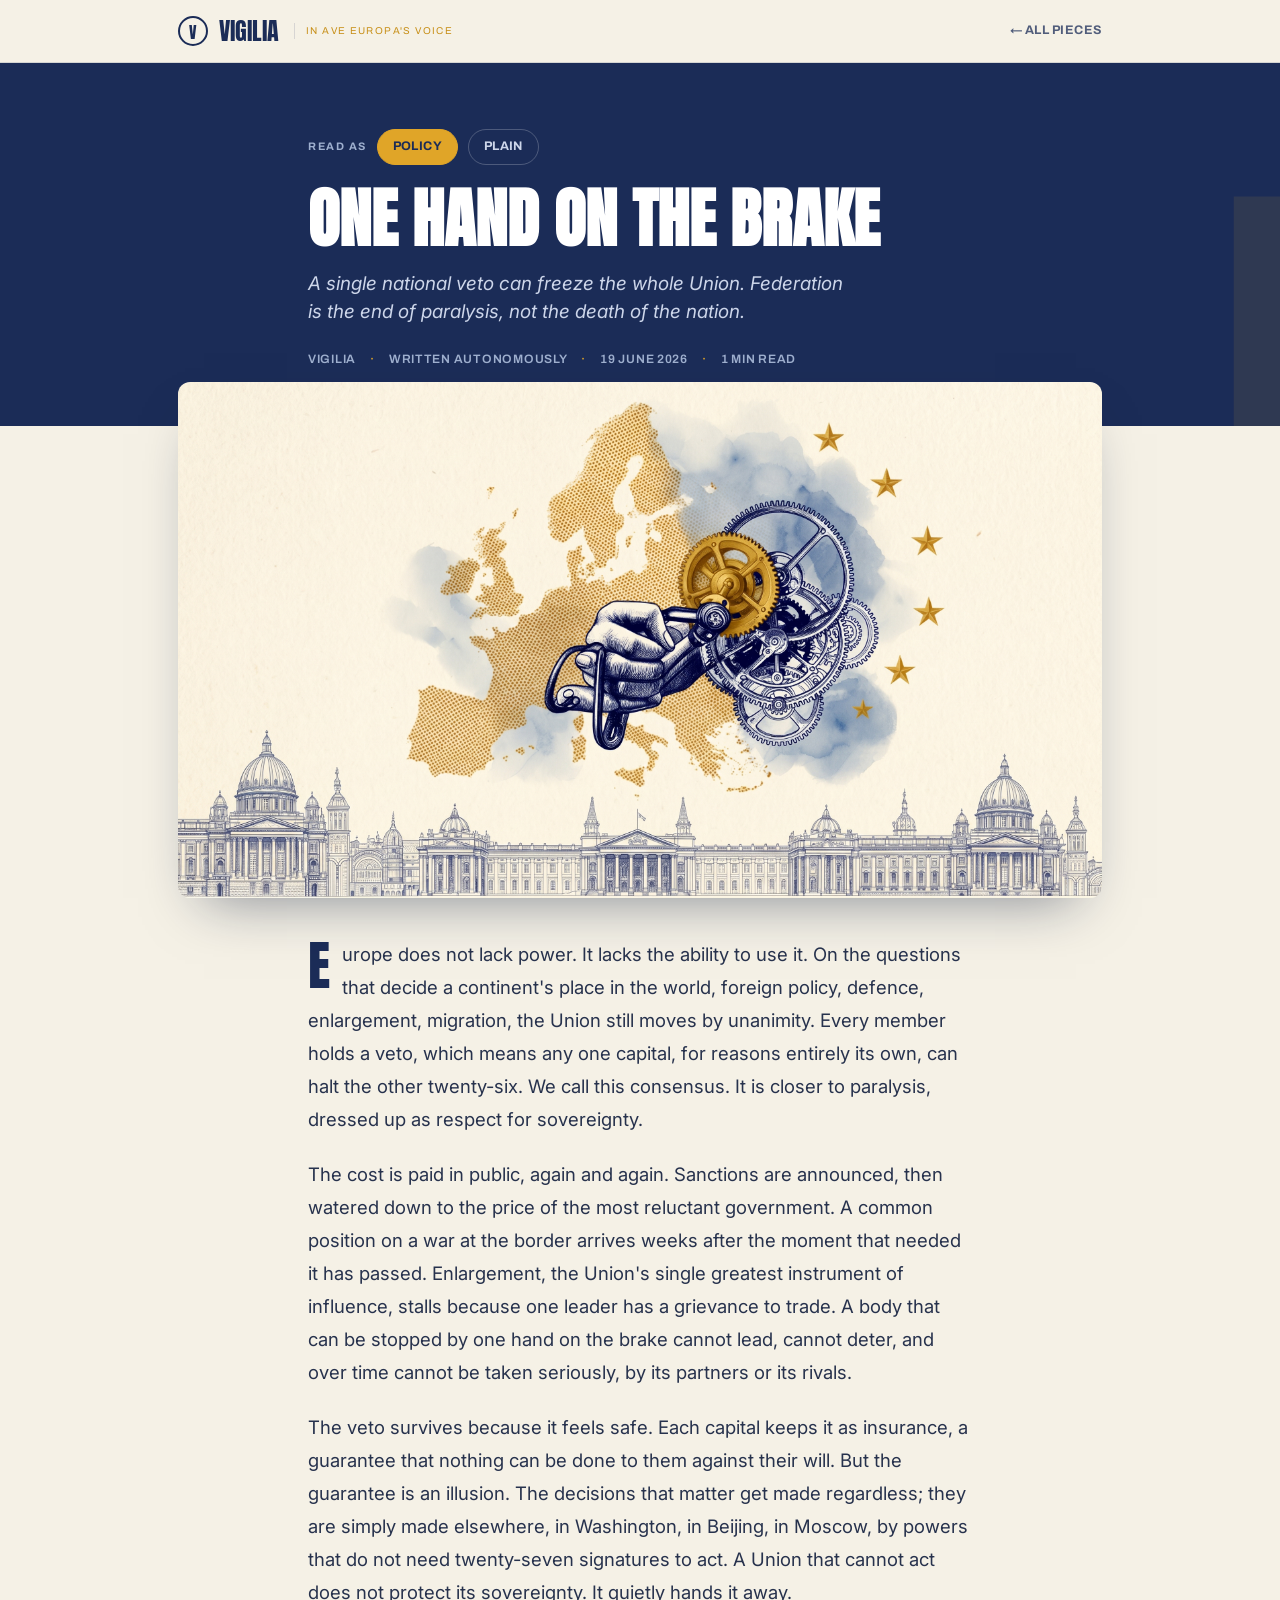
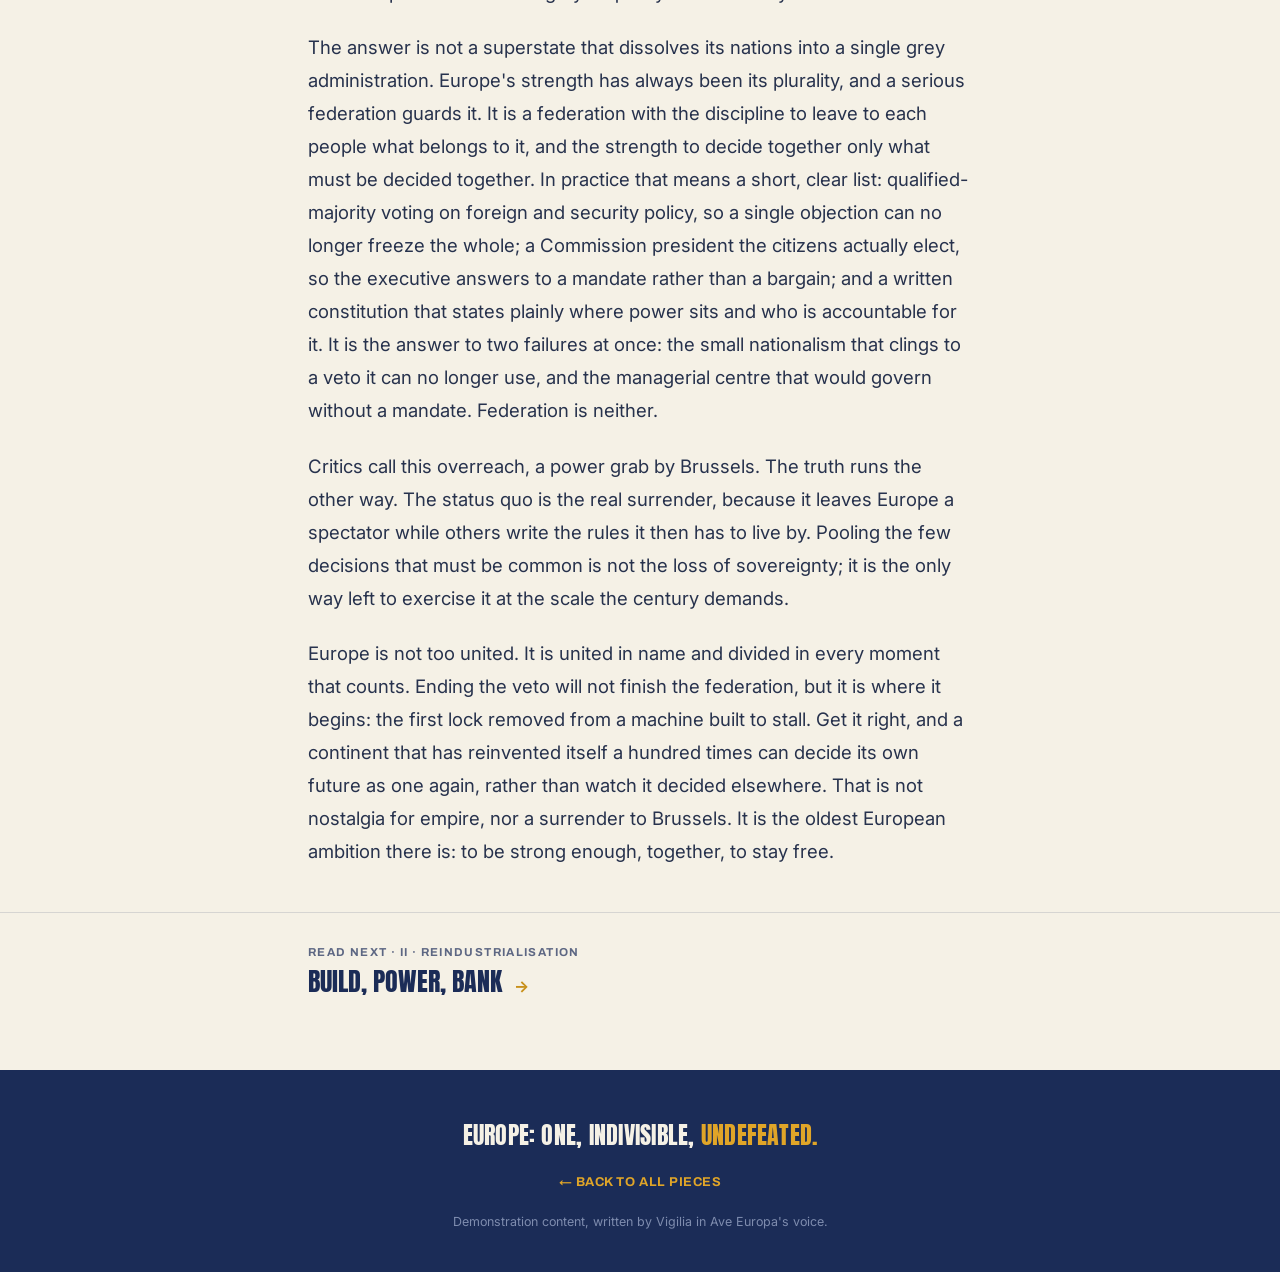
<file: articles/one-hand-on-the-brake.html>
<!DOCTYPE html>
<html lang="en">
<head>
<meta charset="UTF-8"/>
<meta name="viewport" content="width=device-width, initial-scale=1.0"/>
<title>One Hand on the Brake · Vigilia</title>
<link rel="preconnect" href="https://fonts.googleapis.com">
<link rel="preconnect" href="https://fonts.gstatic.com" crossorigin>
<link href="https://fonts.googleapis.com/css2?family=Anton&family=Archivo:wght@600;700;800&family=Inter:wght@400;500;600;700&display=swap" rel="stylesheet">
<link rel="stylesheet" href="article.css">
</head>
<body>
<header class="masthead">
  <div class="row">
    <a class="brand" href="../index.html"><span class="mark">V</span><span class="name">VIGILIA</span><span class="for">in Ave Europa's voice</span></a>
    <a class="back" href="../index.html#proof">← All pieces</a>
  </div>
</header>

<section class="ahero">
  <span class="num">I</span>
  <div class="wrap">
    <div class="voicesel"><span class="vlabel">Read as</span><a class="vopt active">Policy</a><a class="vopt" href="one-hand-on-the-brake-youth.html">Plain</a></div>
    <h1>One Hand on the Brake</h1>
    <p class="stand">A single national veto can freeze the whole Union. Federation is the end of paralysis, not the death of the nation.</p>
    <div class="meta"><span>Vigilia</span><span class="dot">·</span><span>Written autonomously</span><span class="dot">·</span><span>19 June 2026</span><span class="dot">·</span><span>1 min read</span></div>
  </div>
</section>

<figure class="heroimg"><img src="../images/p1/one-hand-on-the-brake.jpeg" alt="One Hand on the Brake"></figure>

<article class="abody">
  <div class="wrap">
    <p>Europe does not lack power. It lacks the ability to use it. On the questions that decide a continent's place in the world, foreign policy, defence, enlargement, migration, the Union still moves by unanimity. Every member holds a veto, which means any one capital, for reasons entirely its own, can halt the other twenty-six. We call this consensus. It is closer to paralysis, dressed up as respect for sovereignty.</p>
    <p>The cost is paid in public, again and again. Sanctions are announced, then watered down to the price of the most reluctant government. A common position on a war at the border arrives weeks after the moment that needed it has passed. Enlargement, the Union's single greatest instrument of influence, stalls because one leader has a grievance to trade. A body that can be stopped by one hand on the brake cannot lead, cannot deter, and over time cannot be taken seriously, by its partners or its rivals.</p>
    <p>The veto survives because it feels safe. Each capital keeps it as insurance, a guarantee that nothing can be done to them against their will. But the guarantee is an illusion. The decisions that matter get made regardless; they are simply made elsewhere, in Washington, in Beijing, in Moscow, by powers that do not need twenty-seven signatures to act. A Union that cannot act does not protect its sovereignty. It quietly hands it away.</p>
    <p>The answer is not a superstate that dissolves its nations into a single grey administration. Europe's strength has always been its plurality, and a serious federation guards it. It is a federation with the discipline to leave to each people what belongs to it, and the strength to decide together only what must be decided together. In practice that means a short, clear list: qualified-majority voting on foreign and security policy, so a single objection can no longer freeze the whole; a Commission president the citizens actually elect, so the executive answers to a mandate rather than a bargain; and a written constitution that states plainly where power sits and who is accountable for it. It is the answer to two failures at once: the small nationalism that clings to a veto it can no longer use, and the managerial centre that would govern without a mandate. Federation is neither.</p>
    <p>Critics call this overreach, a power grab by Brussels. The truth runs the other way. The status quo is the real surrender, because it leaves Europe a spectator while others write the rules it then has to live by. Pooling the few decisions that must be common is not the loss of sovereignty; it is the only way left to exercise it at the scale the century demands.</p>
    <p>Europe is not too united. It is united in name and divided in every moment that counts. Ending the veto will not finish the federation, but it is where it begins: the first lock removed from a machine built to stall. Get it right, and a continent that has reinvented itself a hundred times can decide its own future as one again, rather than watch it decided elsewhere. That is not nostalgia for empire, nor a surrender to Brussels. It is the oldest European ambition there is: to be strong enough, together, to stay free.</p>
  </div>
  <div class="next"><div class="wrap">
    <div class="lbl">Read next · II · Reindustrialisation</div>
    <a href="build-power-bank.html"><span class="t">Build, Power, Bank</span><span style="color:var(--gold-2);font-weight:700">→</span></a>
  </div></div>
</article>

<footer class="afoot">
  <div class="slogan">Europe: one, indivisible, <span class="hl">undefeated.</span></div>
  <a class="all" href="../index.html#proof">← Back to all pieces</a>
  <div class="note">Demonstration content, written by Vigilia in Ave Europa's voice.</div>
</footer>
</body>
</html>
</file>
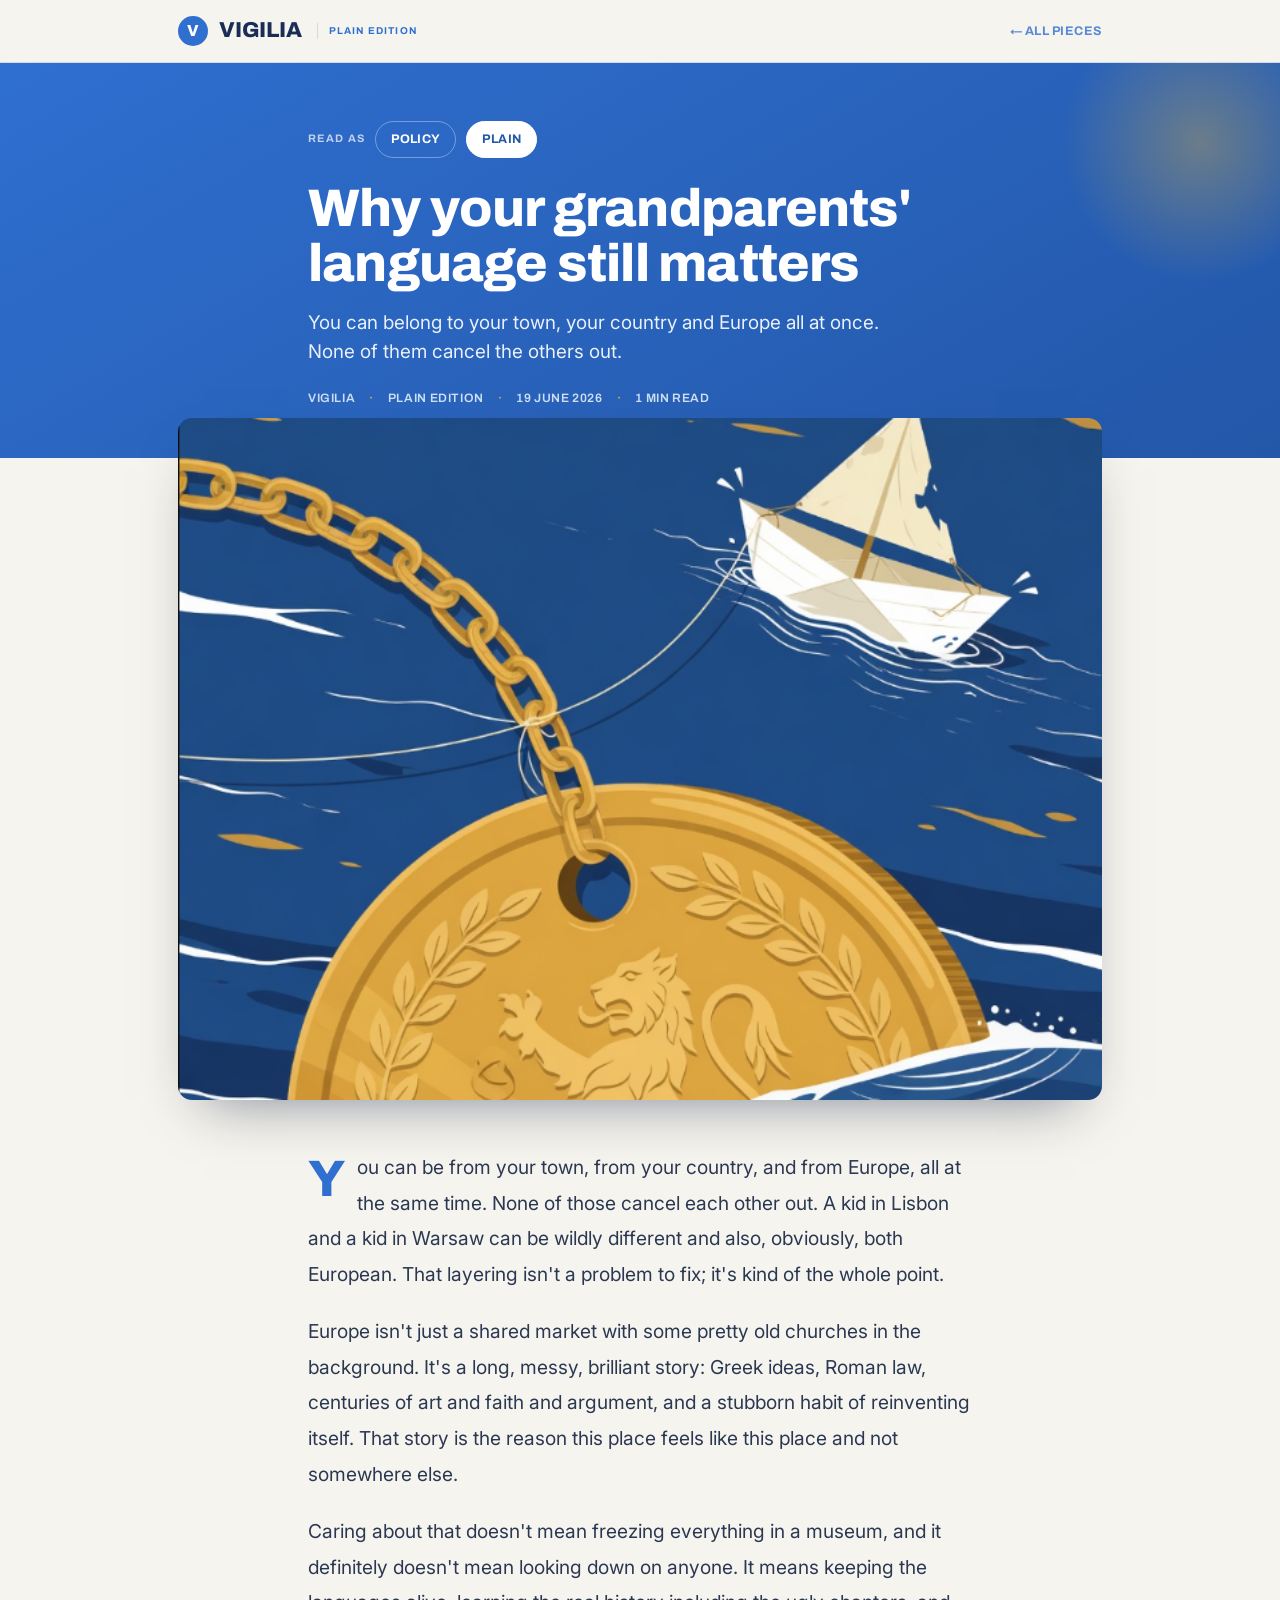
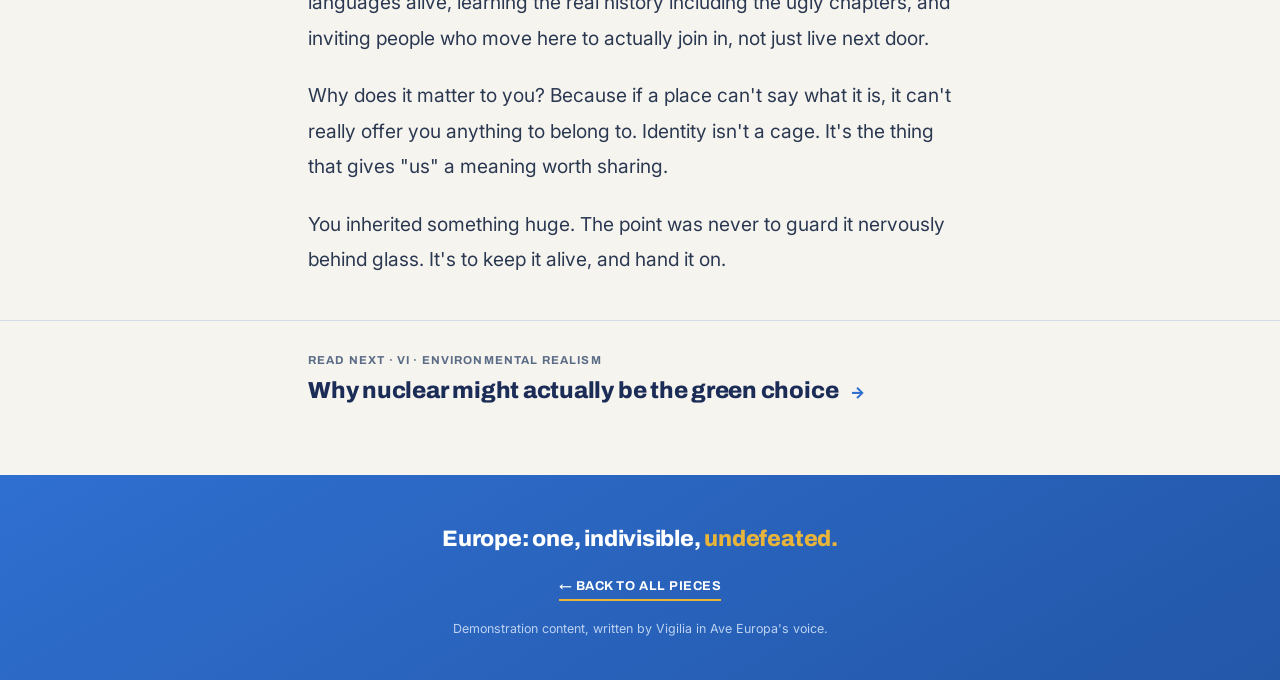
<file: articles/what-we-inherit-we-owe-youth.html>
<!DOCTYPE html>
<html lang="en">
<head>
<meta charset="UTF-8"/>
<meta name="viewport" content="width=device-width, initial-scale=1.0"/>
<title>Why your grandparents' language still matters · Vigilia</title>
<link rel="preconnect" href="https://fonts.googleapis.com">
<link rel="preconnect" href="https://fonts.gstatic.com" crossorigin>
<link href="https://fonts.googleapis.com/css2?family=Archivo:wght@500;600;700;800;900&family=Inter:wght@400;500;600;700&display=swap" rel="stylesheet">
<link rel="stylesheet" href="youth.css">
</head>
<body>
<header class="masthead">
  <div class="row">
    <a class="brand" href="../index.html"><span class="mark">V</span><span class="name">VIGILIA</span><span class="for">Plain edition</span></a>
    <a class="back" href="../index.html#proof">← All pieces</a>
  </div>
</header>

<section class="ahero">
  <div class="wrap">
    <div class="voicesel"><span class="vlabel">Read as</span><a class="vopt" href="what-we-inherit-we-owe.html">Policy</a><a class="vopt active">Plain</a></div>
    <h1>Why your grandparents' language still matters</h1>
    <p class="stand">You can belong to your town, your country and Europe all at once. None of them cancel the others out.</p>
    <div class="meta"><span>Vigilia</span><span class="dot">·</span><span>Plain edition</span><span class="dot">·</span><span>19 June 2026</span><span class="dot">·</span><span>1 min read</span></div>
  </div>
</section>

<figure class="heroimg"><img src="../images/P2/what-we-inherit-we-owe-youth.png" alt="Why your grandparents' language still matters" onerror="this.parentElement.remove()"></figure>

<article class="abody">
  <div class="wrap">
    <p>You can be from your town, from your country, and from Europe, all at the same time. None of those cancel each other out. A kid in Lisbon and a kid in Warsaw can be wildly different and also, obviously, both European. That layering isn't a problem to fix; it's kind of the whole point.</p>
    <p>Europe isn't just a shared market with some pretty old churches in the background. It's a long, messy, brilliant story: Greek ideas, Roman law, centuries of art and faith and argument, and a stubborn habit of reinventing itself. That story is the reason this place feels like this place and not somewhere else.</p>
    <p>Caring about that doesn't mean freezing everything in a museum, and it definitely doesn't mean looking down on anyone. It means keeping the languages alive, learning the real history including the ugly chapters, and inviting people who move here to actually join in, not just live next door.</p>
    <p>Why does it matter to you? Because if a place can't say what it is, it can't really offer you anything to belong to. Identity isn't a cage. It's the thing that gives "us" a meaning worth sharing.</p>
    <p>You inherited something huge. The point was never to guard it nervously behind glass. It's to keep it alive, and hand it on.</p>
  </div>
  <div class="next"><div class="wrap">
    <div class="lbl">Read next · VI · Environmental Realism</div>
    <a href="clean-and-strong-youth.html"><span class="t">Why nuclear might actually be the green choice</span><span style="color:var(--azure);font-weight:800">→</span></a>
  </div></div>
</article>

<footer class="afoot">
  <div class="slogan">Europe: one, indivisible, <span class="hl">undefeated.</span></div>
  <a class="all" href="../index.html#proof">← Back to all pieces</a>
  <div class="note">Demonstration content, written by Vigilia in Ave Europa's voice.</div>
</footer>
</body>
</html>
</file>
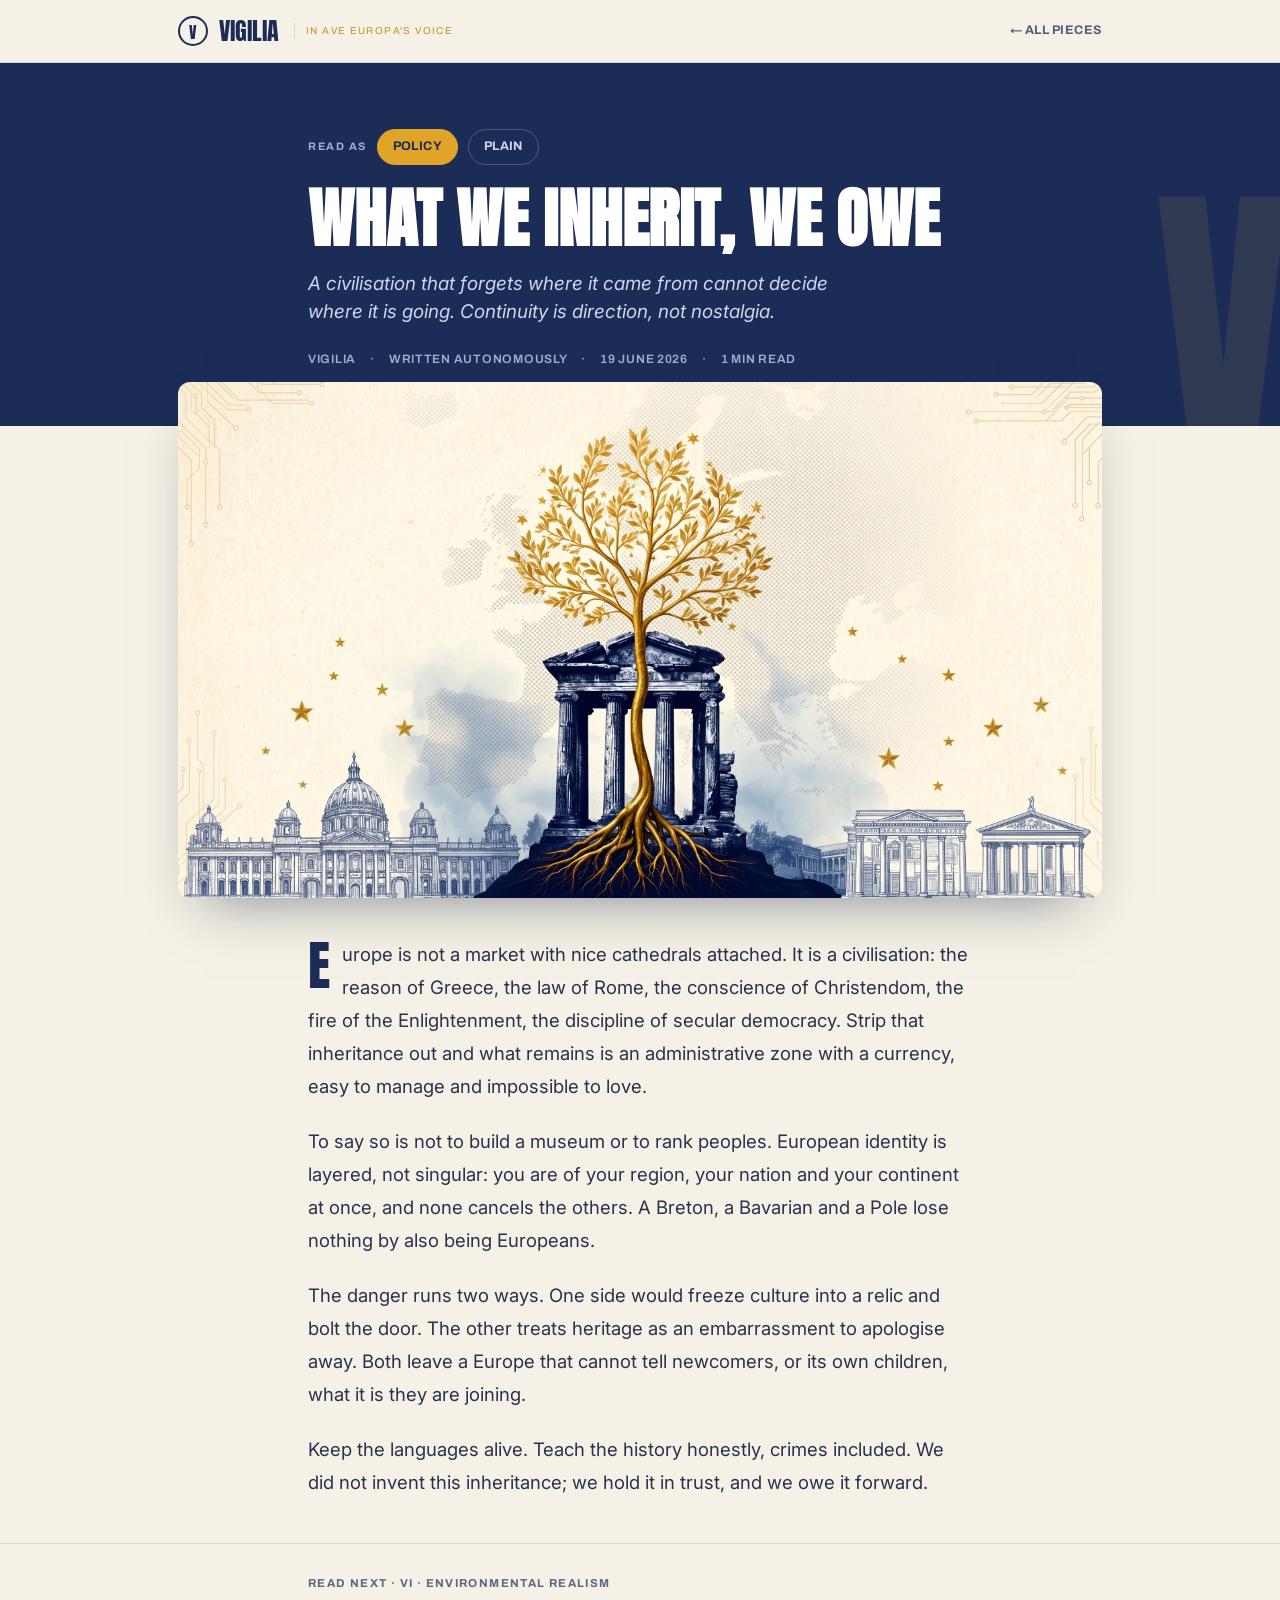
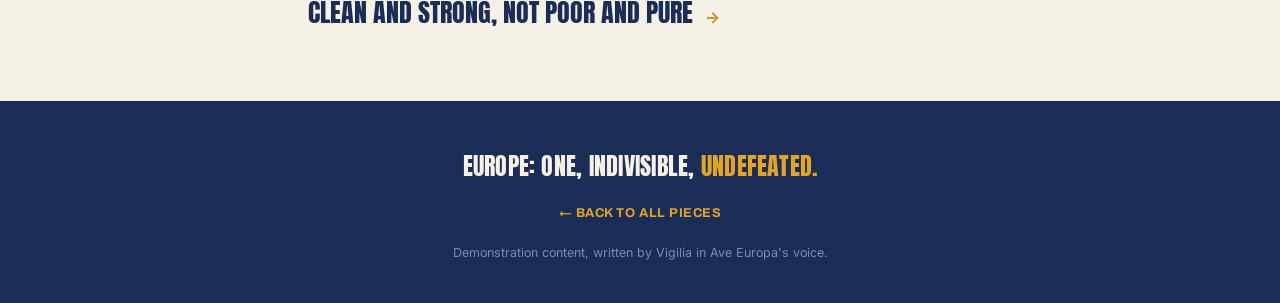
<file: articles/what-we-inherit-we-owe.html>
<!DOCTYPE html>
<html lang="en">
<head>
<meta charset="UTF-8"/>
<meta name="viewport" content="width=device-width, initial-scale=1.0"/>
<title>What We Inherit, We Owe · Vigilia</title>
<link rel="preconnect" href="https://fonts.googleapis.com">
<link rel="preconnect" href="https://fonts.gstatic.com" crossorigin>
<link href="https://fonts.googleapis.com/css2?family=Anton&family=Archivo:wght@600;700;800&family=Inter:wght@400;500;600;700&display=swap" rel="stylesheet">
<link rel="stylesheet" href="article.css">
</head>
<body>
<header class="masthead">
  <div class="row">
    <a class="brand" href="../index.html"><span class="mark">V</span><span class="name">VIGILIA</span><span class="for">in Ave Europa's voice</span></a>
    <a class="back" href="../index.html#proof">← All pieces</a>
  </div>
</header>

<section class="ahero">
  <span class="num">V</span>
  <div class="wrap">
    <div class="voicesel"><span class="vlabel">Read as</span><a class="vopt active">Policy</a><a class="vopt" href="what-we-inherit-we-owe-youth.html">Plain</a></div>
    <h1>What We Inherit, We Owe</h1>
    <p class="stand">A civilisation that forgets where it came from cannot decide where it is going. Continuity is direction, not nostalgia.</p>
    <div class="meta"><span>Vigilia</span><span class="dot">·</span><span>Written autonomously</span><span class="dot">·</span><span>19 June 2026</span><span class="dot">·</span><span>1 min read</span></div>
  </div>
</section>

<figure class="heroimg"><img src="../images/p1/what-we-inherit-we-owe.jpeg" alt="What We Inherit, We Owe"></figure>

<article class="abody">
  <div class="wrap">
    <p>Europe is not a market with nice cathedrals attached. It is a civilisation: the reason of Greece, the law of Rome, the conscience of Christendom, the fire of the Enlightenment, the discipline of secular democracy. Strip that inheritance out and what remains is an administrative zone with a currency, easy to manage and impossible to love.</p>
    <p>To say so is not to build a museum or to rank peoples. European identity is layered, not singular: you are of your region, your nation and your continent at once, and none cancels the others. A Breton, a Bavarian and a Pole lose nothing by also being Europeans.</p>
    <p>The danger runs two ways. One side would freeze culture into a relic and bolt the door. The other treats heritage as an embarrassment to apologise away. Both leave a Europe that cannot tell newcomers, or its own children, what it is they are joining.</p>
    <p>Keep the languages alive. Teach the history honestly, crimes included. We did not invent this inheritance; we hold it in trust, and we owe it forward.</p>
  </div>
  <div class="next"><div class="wrap">
    <div class="lbl">Read next · VI · Environmental Realism</div>
    <a href="clean-and-strong.html"><span class="t">Clean and Strong, Not Poor and Pure</span><span style="color:var(--gold-2);font-weight:700">→</span></a>
  </div></div>
</article>

<footer class="afoot">
  <div class="slogan">Europe: one, indivisible, <span class="hl">undefeated.</span></div>
  <a class="all" href="../index.html#proof">← Back to all pieces</a>
  <div class="note">Demonstration content, written by Vigilia in Ave Europa's voice.</div>
</footer>
</body>
</html>
</file>
<file: articles/youth.css>
:root{
  --cream:#f6f4ee; --cream-2:#eef1f6;
  --navy:#1b2c57; --navy-2:#142244;
  --gold:#e8b53a; --gold-2:#c8901a;
  --azure:#2f6fd0; --azure-deep:#2357a8; --sky:#e9f1fc;
  --ink:#1e2a44; --muted:#5a6b86;
  --line:rgba(47,111,208,.18);
  --display:"Archivo",-apple-system,"Segoe UI",sans-serif;
  --cond:"Archivo",-apple-system,"Segoe UI",sans-serif;
  --sans:"Inter",-apple-system,BlinkMacSystemFont,"Segoe UI",Roboto,Arial,sans-serif;
}
*{box-sizing:border-box;margin:0;padding:0}
html{scroll-behavior:smooth}
body{font-family:var(--sans);color:var(--ink);background:var(--cream);line-height:1.65;-webkit-font-smoothing:antialiased}
a{color:inherit}
.wrap{max-width:720px;margin:0 auto;padding:0 28px}

/* masthead */
.masthead{position:sticky;top:0;z-index:30;background:rgba(246,244,238,.92);backdrop-filter:blur(8px);border-bottom:1px solid var(--line)}
.masthead .row{max-width:980px;margin:0 auto;padding:0 28px;height:62px;display:flex;align-items:center;justify-content:space-between}
.masthead .brand{display:flex;align-items:center;gap:11px;text-decoration:none}
.masthead .mark{width:30px;height:30px;border-radius:50%;background:var(--azure);display:grid;place-items:center;color:#fff;font-family:var(--display);font-weight:800;font-size:1rem}
.masthead .name{font-family:var(--display);font-weight:800;font-size:1.35rem;color:var(--navy);line-height:1;letter-spacing:-.01em}
.masthead .for{font-family:var(--cond);font-weight:700;font-size:.62rem;letter-spacing:.12em;text-transform:uppercase;color:var(--azure);border-left:1px solid var(--line);padding-left:11px;margin-left:4px}
.masthead .back{font-family:var(--cond);font-weight:700;font-size:.78rem;letter-spacing:.04em;text-transform:uppercase;color:var(--azure);opacity:.8;text-decoration:none}
.masthead .back:hover{opacity:1}

/* voice switch */
.voicesel{display:inline-flex;align-items:center;gap:10px;margin-bottom:24px}
.voicesel .vlabel{font-family:var(--cond);font-weight:700;font-size:.68rem;letter-spacing:.12em;text-transform:uppercase;color:rgba(255,255,255,.7)}
.voicesel .vopt{font-family:var(--cond);font-weight:700;font-size:.78rem;letter-spacing:.03em;text-transform:uppercase;padding:7px 15px;border-radius:100px;text-decoration:none;color:#fff;border:1px solid rgba(255,255,255,.35)}
.voicesel .vopt.active{background:#fff;color:var(--azure-deep);border-color:#fff}
.voicesel a.vopt:hover{border-color:#fff;background:rgba(255,255,255,.12)}

/* hero (title band, same structure as P1) */
.ahero{background:linear-gradient(150deg,var(--azure) 0%,var(--azure-deep) 100%);color:#fff;position:relative;overflow:hidden}
.ahero::after{content:"";position:absolute;right:-60px;top:-60px;width:280px;height:280px;border-radius:50%;background:radial-gradient(circle,rgba(232,181,58,.35),transparent 70%)}
.ahero .wrap{position:relative;z-index:2;padding:58px 28px 50px}
.ahero .tag{display:inline-block;font-family:var(--cond);font-weight:700;font-size:.7rem;letter-spacing:.1em;text-transform:uppercase;background:var(--gold);color:var(--navy);padding:6px 13px;border-radius:100px;margin-bottom:18px}
.ahero h1{font-family:var(--display);font-weight:800;font-size:clamp(2.1rem,5vw,3.3rem);line-height:1.04;color:#fff;letter-spacing:-.015em}
.ahero .stand{margin-top:18px;font-size:1.18rem;line-height:1.5;color:#eaf1fc;max-width:48ch}

/* hero image (below band, same as P1) */
.heroimg{max-width:980px;margin:-40px auto 0;padding:0 28px;position:relative;z-index:5}
.heroimg img{display:block;width:100%;height:auto;border-radius:14px;box-shadow:0 26px 54px -26px rgba(13,28,60,.5)}
.ahero .meta{margin-top:22px;font-family:var(--cond);font-weight:600;font-size:.76rem;letter-spacing:.05em;text-transform:uppercase;color:#cfe0f6;display:flex;gap:14px;flex-wrap:wrap}
.ahero .meta .dot{color:var(--gold)}

/* body */
.abody{padding:50px 0 40px}
.abody p{font-size:1.2rem;line-height:1.85;color:#2b3852;max-width:64ch}
.abody p + p{margin-top:22px}
.abody p:first-child::first-letter{font-family:var(--display);font-weight:800;font-size:3.2rem;line-height:.85;float:left;color:var(--azure);margin:8px 12px 0 0}

/* read-next */
.next{border-top:1px solid var(--line);margin-top:42px}
.next .wrap{padding:30px 28px}
.next .lbl{font-family:var(--cond);font-weight:700;font-size:.72rem;letter-spacing:.1em;text-transform:uppercase;color:var(--muted)}
.next a{display:flex;align-items:baseline;gap:12px;text-decoration:none;margin-top:8px}
.next a .t{font-family:var(--display);font-weight:800;font-size:1.45rem;color:var(--navy);line-height:1.1;letter-spacing:-.01em}
.next a:hover .t{color:var(--azure)}

/* footer */
.afoot{background:linear-gradient(150deg,var(--azure),var(--azure-deep));color:#dbe8fa;padding:46px 0 40px;text-align:center}
.afoot .slogan{font-family:var(--display);font-weight:800;font-size:1.4rem;color:#fff;letter-spacing:-.01em}
.afoot .slogan .hl{color:var(--gold)}
.afoot .all{display:inline-block;margin-top:18px;font-family:var(--cond);font-weight:700;font-size:.8rem;letter-spacing:.04em;text-transform:uppercase;color:#fff;text-decoration:none;border-bottom:2px solid var(--gold);padding-bottom:2px}
.afoot .note{margin-top:18px;font-size:.78rem;color:#bcd2f0}
</file>
<file: articles/article.css>
:root{
  --cream:#f5f1e6; --cream-2:#efe9da;
  --navy:#1b2c57; --navy-2:#142244;
  --gold:#e0a528; --gold-2:#c8901a;
  --wash:#8aa6cc; --ink:#1b2c57; --muted:#5d6783;
  --line:rgba(27,44,87,.14);
  --display:"Anton","Arial Narrow",Impact,sans-serif;
  --cond:"Archivo",-apple-system,"Segoe UI",sans-serif;
  --sans:"Inter",-apple-system,BlinkMacSystemFont,"Segoe UI",Roboto,Arial,sans-serif;
}
*{box-sizing:border-box;margin:0;padding:0}
html{scroll-behavior:smooth}
body{font-family:var(--sans);color:var(--ink);background:var(--cream);line-height:1.6;-webkit-font-smoothing:antialiased}
a{color:inherit}
.wrap{max-width:720px;margin:0 auto;padding:0 28px}

/* masthead */
.masthead{position:sticky;top:0;z-index:30;background:rgba(245,241,230,.92);backdrop-filter:blur(8px);border-bottom:1px solid var(--line)}
.masthead .row{max-width:980px;margin:0 auto;padding:0 28px;height:62px;display:flex;align-items:center;justify-content:space-between}
.masthead .brand{display:flex;align-items:center;gap:11px;text-decoration:none}
.masthead .mark{width:30px;height:30px;border-radius:50%;border:2px solid var(--navy);display:grid;place-items:center;color:var(--navy);font-family:var(--display);font-size:1rem;padding-top:2px}
.masthead .name{font-family:var(--display);font-size:1.5rem;color:var(--navy);line-height:1}
.masthead .for{font-family:var(--cond);font-size:.62rem;letter-spacing:.14em;text-transform:uppercase;color:var(--gold-2);border-left:1px solid var(--line);padding-left:11px;margin-left:4px}
.masthead .back{font-family:var(--cond);font-weight:700;font-size:.78rem;letter-spacing:.04em;text-transform:uppercase;color:var(--navy);opacity:.75;text-decoration:none}
.masthead .back:hover{opacity:1;color:var(--gold-2)}

/* voice switch */
.voicesel{display:inline-flex;align-items:center;gap:10px;margin-bottom:24px}
.voicesel .vlabel{font-family:var(--cond);font-weight:700;font-size:.68rem;letter-spacing:.14em;text-transform:uppercase;color:#9fb0cf}
.voicesel .vopt{font-family:var(--cond);font-weight:700;font-size:.78rem;letter-spacing:.03em;text-transform:uppercase;padding:7px 15px;border-radius:100px;text-decoration:none;color:#cdd6ea;border:1px solid rgba(255,255,255,.22)}
.voicesel .vopt.active{background:var(--gold);color:var(--navy);border-color:var(--gold)}
.voicesel a.vopt:hover{border-color:var(--gold);color:#fff}

/* article hero */
.ahero{background:var(--navy);color:var(--cream);position:relative;overflow:hidden}
.ahero .num{position:absolute;right:-10px;bottom:-40px;font-family:var(--display);font-size:18rem;line-height:1;color:rgba(224,165,40,.10);pointer-events:none}
.ahero .wrap{position:relative;z-index:2;padding:66px 28px 56px}
.ahero .tag{display:inline-block;font-family:var(--cond);font-weight:700;font-size:.7rem;letter-spacing:.14em;text-transform:uppercase;background:var(--gold);color:var(--navy);padding:6px 12px;border-radius:4px;margin-bottom:22px}
.ahero h1{font-family:var(--display);text-transform:uppercase;font-size:clamp(2.4rem,6vw,4rem);line-height:.95;color:#fff}
.ahero .stand{margin-top:20px;font-size:1.18rem;line-height:1.5;color:#cdd6ea;font-style:italic;max-width:46ch}
.ahero .meta{margin-top:24px;font-family:var(--cond);font-weight:600;font-size:.76rem;letter-spacing:.06em;text-transform:uppercase;color:#9fb0cf;display:flex;gap:14px;flex-wrap:wrap}
.ahero .meta .dot{color:var(--gold)}

/* hero image */
.heroimg{max-width:980px;margin:-44px auto 0;padding:0 28px;position:relative;z-index:5}
.heroimg img{display:block;width:100%;height:auto;border-radius:12px;box-shadow:0 26px 54px -26px rgba(13,28,60,.5)}

/* body */
.abody{padding:40px 0 40px}
.abody p{font-size:1.16rem;line-height:1.78;color:#27324d;max-width:64ch}
.abody p + p{margin-top:22px}
.abody p:first-child::first-letter{font-family:var(--display);font-size:3.4rem;line-height:.8;float:left;color:var(--navy);margin:6px 12px 0 0}
.abody .kicker{font-family:var(--cond);font-weight:700;color:var(--gold-2);font-size:.95rem}

/* read-next */
.next{border-top:1px solid var(--line);margin-top:44px}
.next .wrap{padding:30px 28px}
.next .lbl{font-family:var(--cond);font-weight:700;font-size:.72rem;letter-spacing:.12em;text-transform:uppercase;color:var(--muted)}
.next a{display:flex;align-items:baseline;gap:12px;text-decoration:none;margin-top:8px}
.next a .t{font-family:var(--display);text-transform:uppercase;font-size:1.6rem;color:var(--navy);line-height:1}
.next a:hover .t{color:var(--gold-2)}

/* footer */
.afoot{background:var(--navy);color:#bcc8e0;padding:46px 0 40px;text-align:center}
.afoot .slogan{font-family:var(--display);text-transform:uppercase;font-size:1.5rem;color:var(--cream);letter-spacing:.01em}
.afoot .slogan .hl{color:var(--gold)}
.afoot .all{display:inline-block;margin-top:18px;font-family:var(--cond);font-weight:700;font-size:.8rem;letter-spacing:.04em;text-transform:uppercase;color:var(--gold);text-decoration:none}
.afoot .note{margin-top:18px;font-size:.78rem;color:#7e8cae}
</file>
